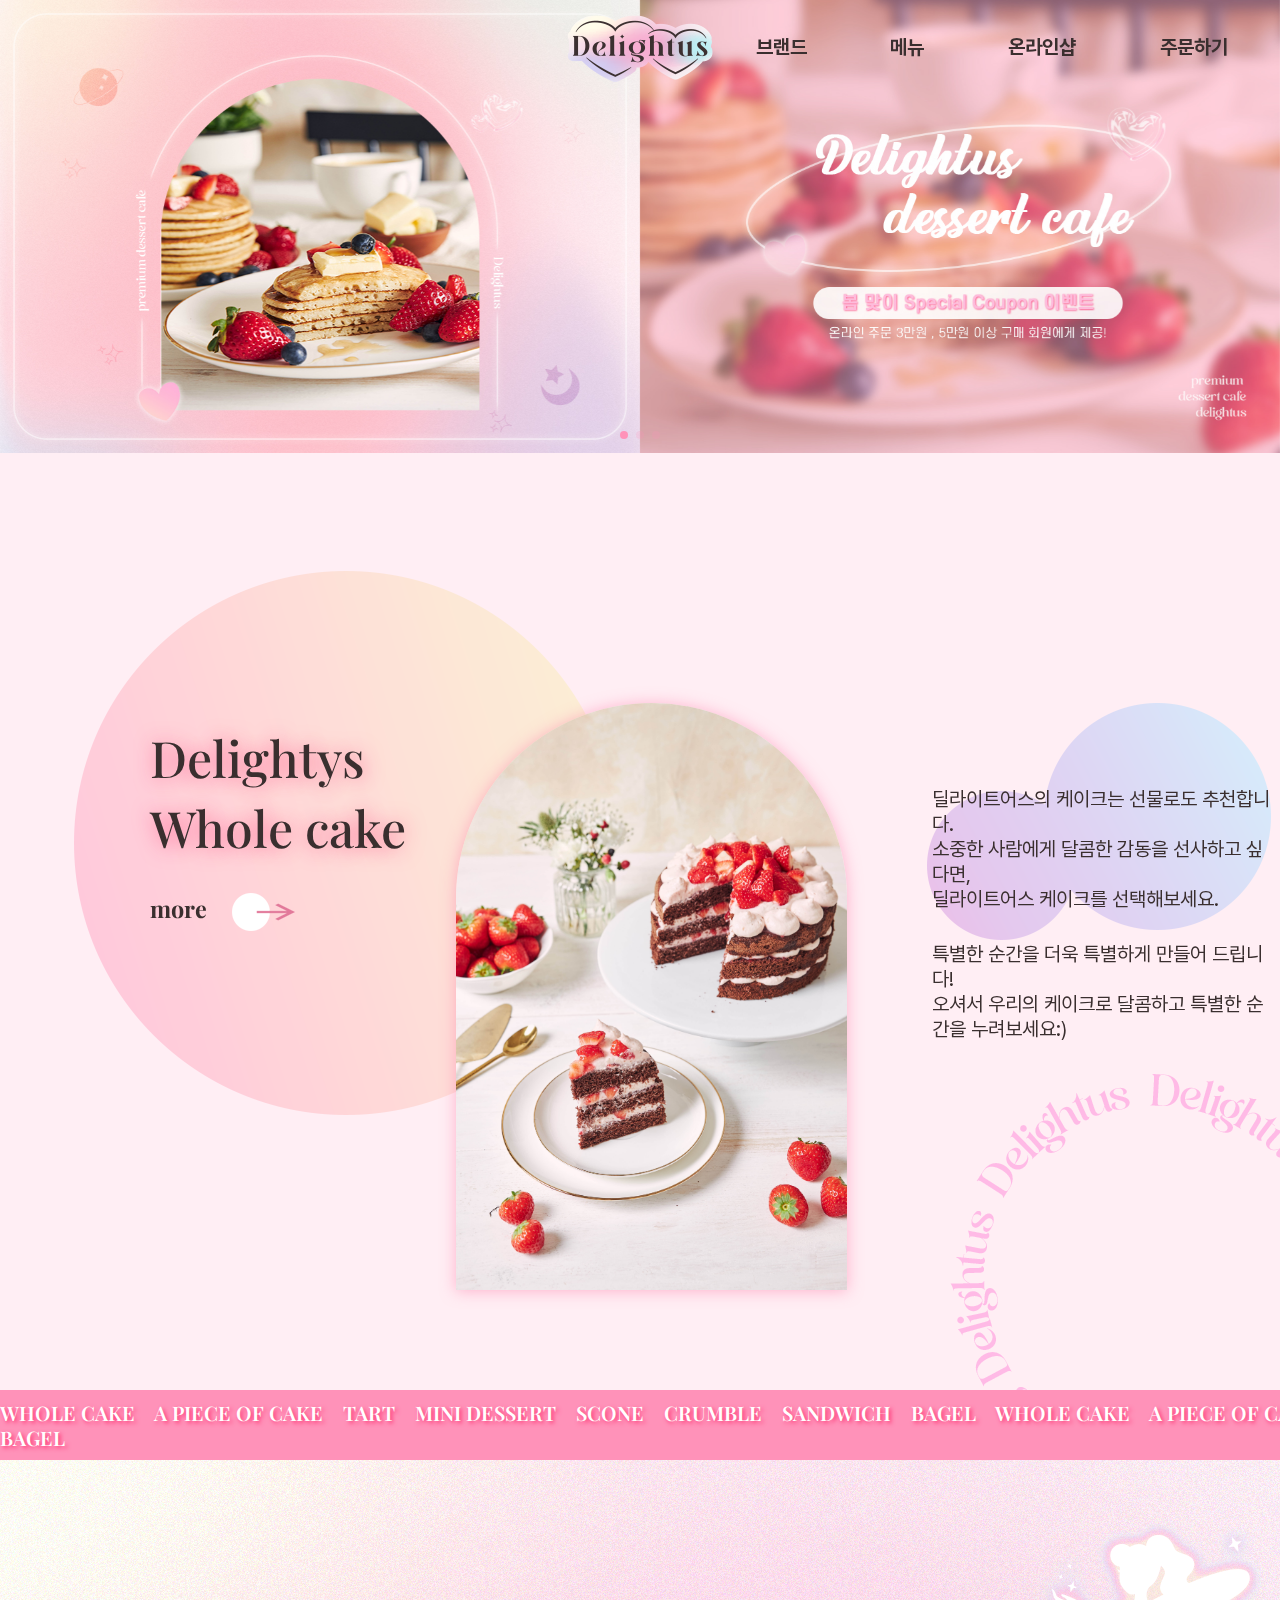
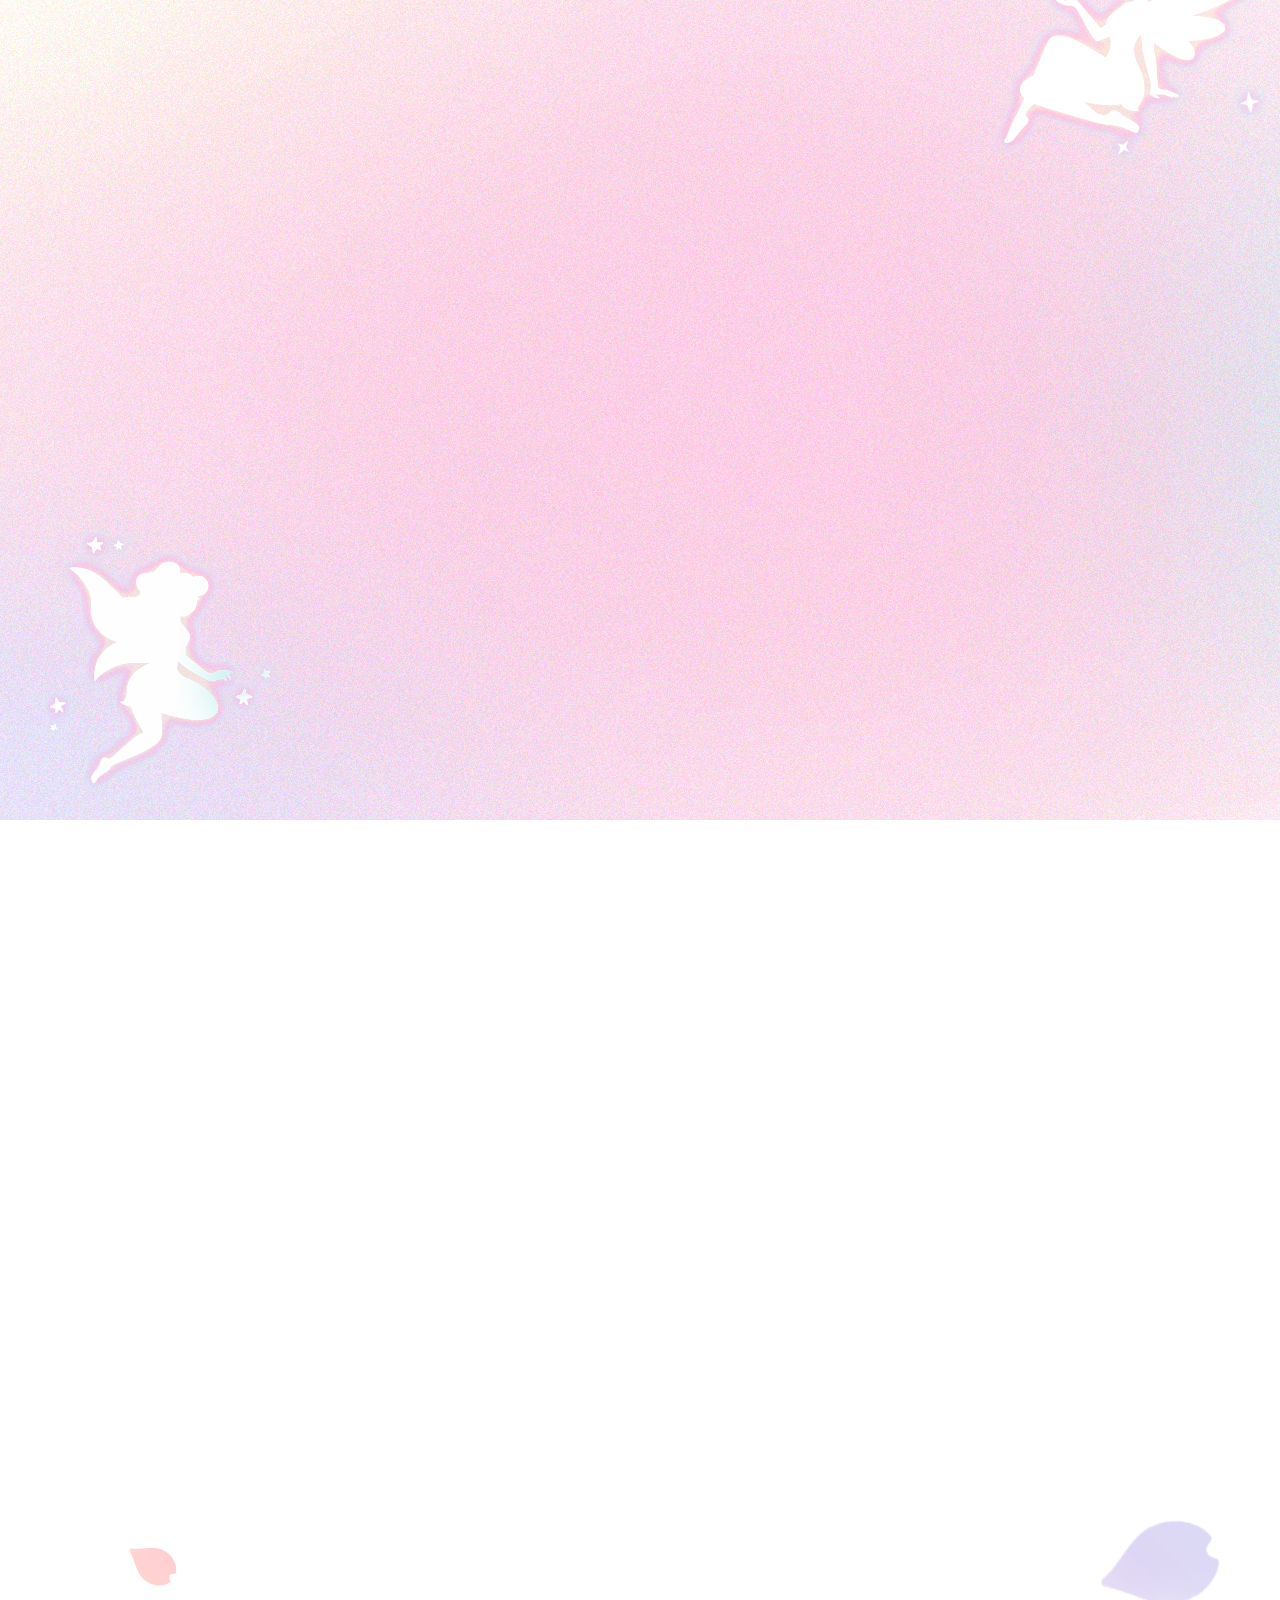
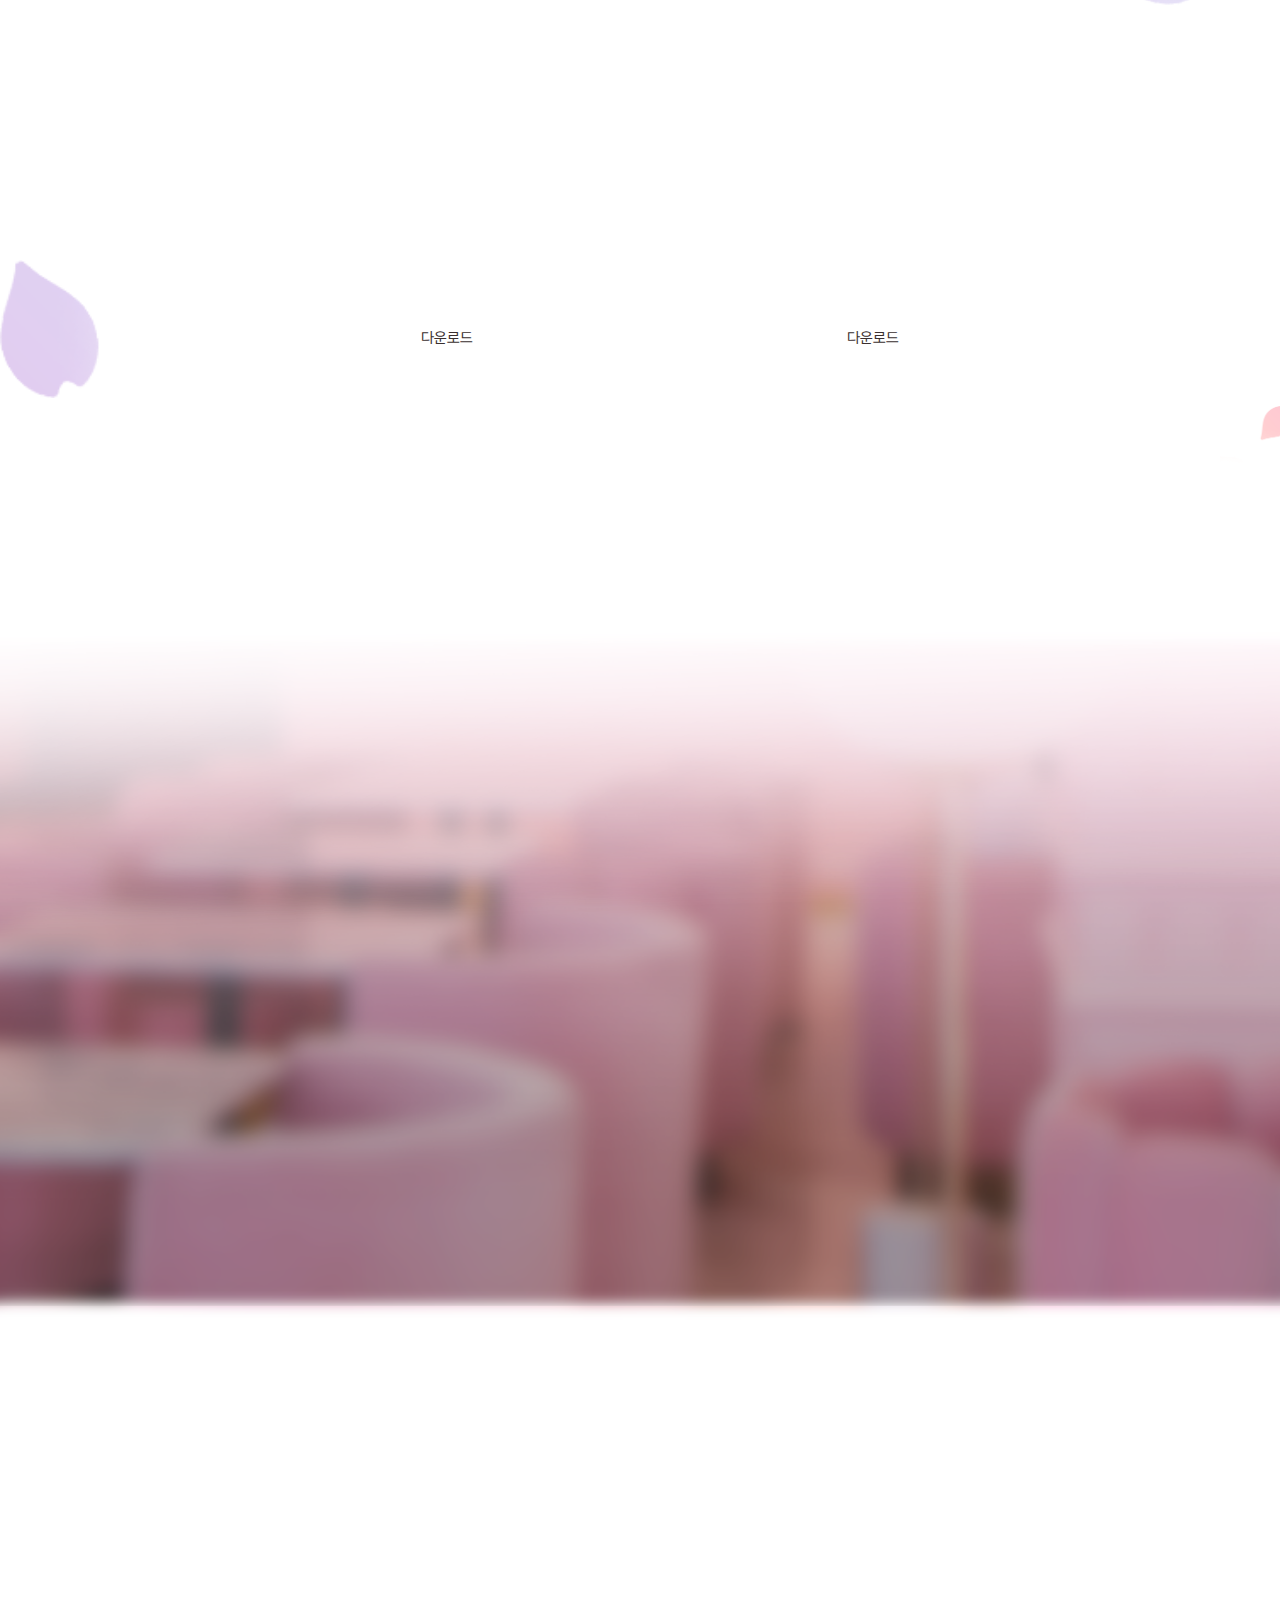
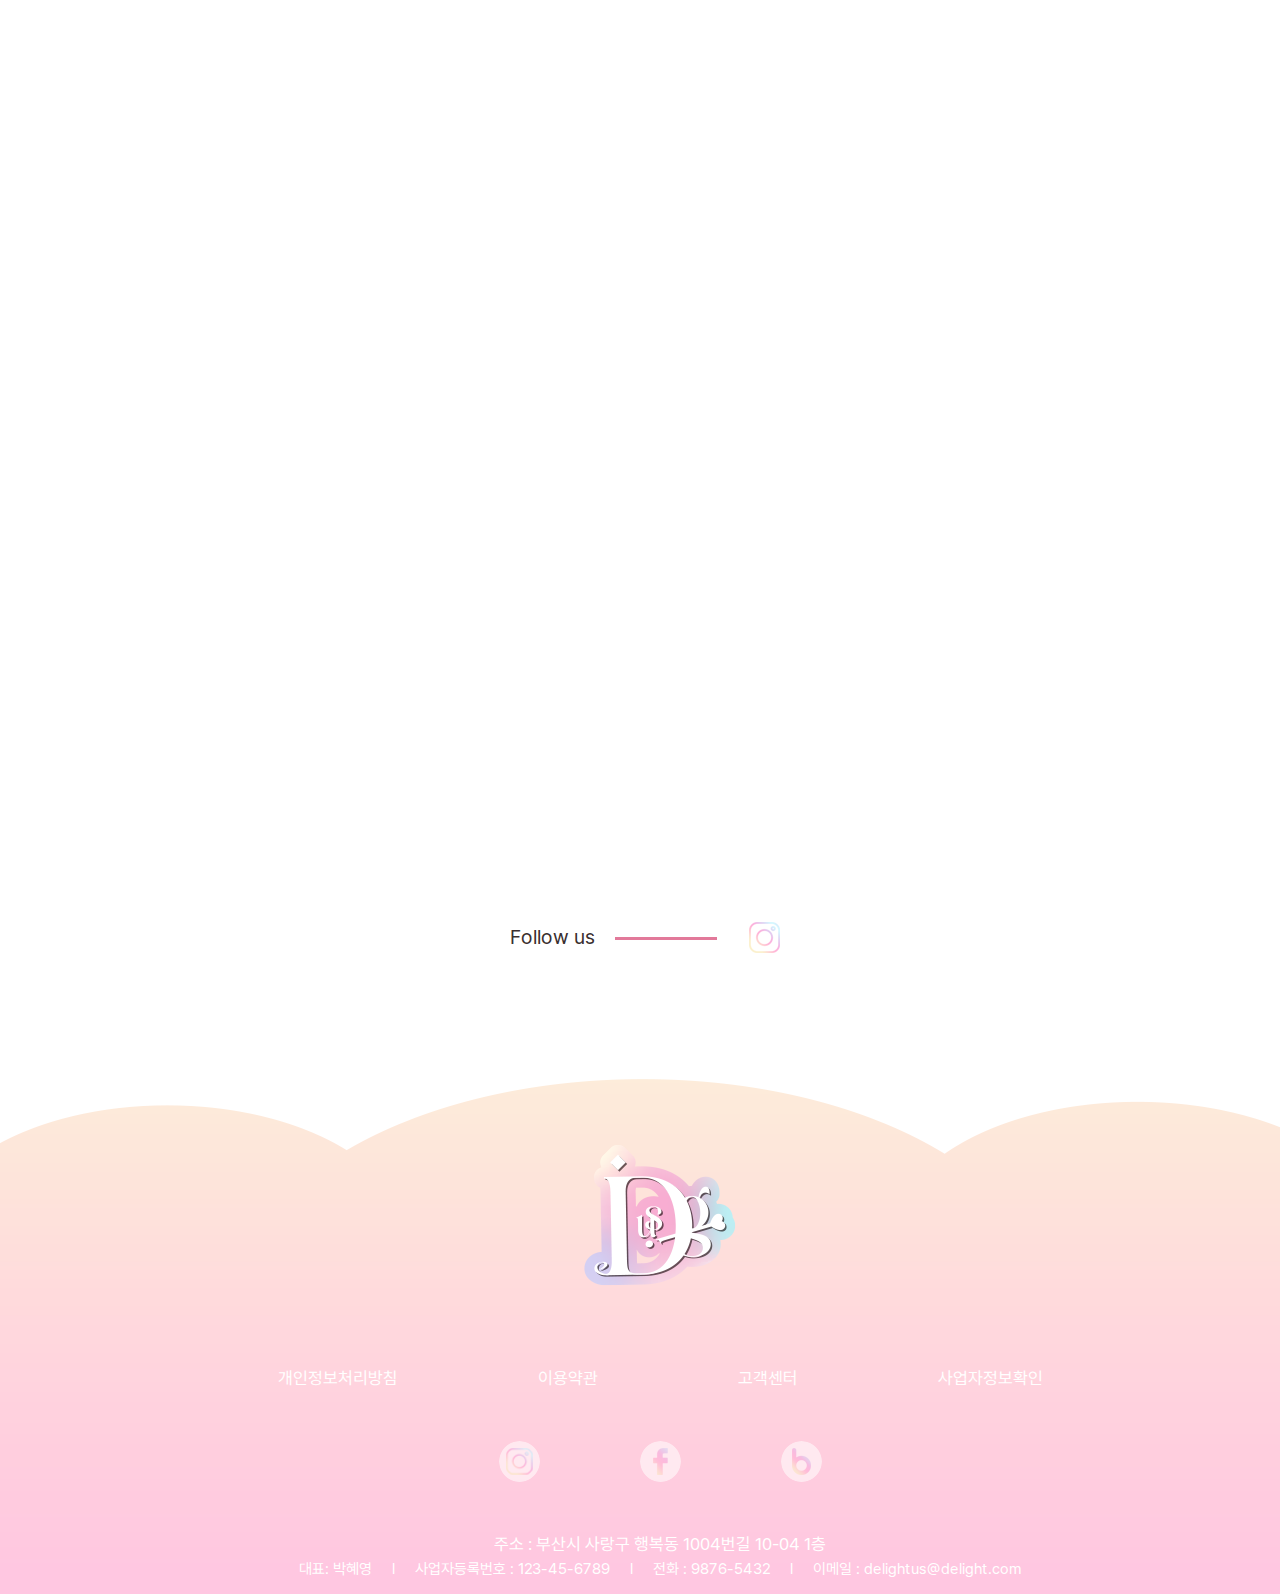
<file: index.html>
<!DOCTYPE html>
<html lang="ko">

<head>
    <meta charset="UTF-8">
    <meta name="viewport" content="width=1450">
    <title>Delightus</title>
    <!-- Link Swiper's CSS -->
    <link rel="stylesheet" href="https://cdn.jsdelivr.net/npm/swiper@11/swiper-bundle.min.css" />
    <link rel="preconnect" href="https://fonts.googleapis.com">
    <link rel="preconnect" href="https://fonts.gstatic.com" crossorigin>
    <link
        href="https://fonts.googleapis.com/css2?family=Playfair+Display:ital,wght@0,400;0,500;0,600;0,700;0,800;0,900;1,400;1,500;1,600;1,700;1,800;1,900&display=swap"
        rel="stylesheet">
    <link rel="stylesheet" href="./fonts/pretendard.css">
    <link href="https://unpkg.com/aos@2.3.1/dist/aos.css" rel="stylesheet">
    <script src="https://unpkg.com/aos@2.3.1/dist/aos.js"></script>
    <link rel="stylesheet" href="./css/style.css">
    <link rel="shortcut icon" href="./images/favicon.ico" type="image/x-icon">
</head>

<body>
    <div id="header">
        <div class="header_inner">
            <h1>
                <a href="./index.html"><img src="./images/main_logo.png" alt="메인로고"></a>
            </h1>
            <ul class="header_menu">
                <li>
                    <img src="./images/heart.png" alt="하트아이콘" class="heart_icon">
                    <a href="./sub0.html">브랜드</a>
                    <div class="sub">
                        <ol>
                            <li><a href="./sub0.html#2pg">브랜드 소개</a></li>
                            <li><a href="./sub0.html#7pg">로고 소개</a></li>
                            <li><a href="./sub0.html#9pg">오시는 길</a></li>
                        </ol>
                    </div>
                </li>
                <li>
                    <img src="./images/heart.png" alt="하트아이콘" class="heart_icon">
                    <a href="./sub1.html">메뉴</a>
                    <div class="sub">
                        <ol>
                            <li><a href="./sub1.html">디저트</a></li>
                            <li><a href="./sub2.html">음료</a></li>
                        </ol>
                    </div>
                </li>
                <li>
                    <img src="./images/heart.png" alt="하트아이콘" class="heart_icon">
                    <a href="./sub3.html">온라인샵</a>
                    <div class="sub">
                        <ol>
                            <li><a href="./sub3.html#tab_2">머그잔</a></li>
                            <li><a href="./sub3.html#tab3">텀블러</a></li>
                            <li><a href="./sub3.html#tab4">커피용품</a></li>
                            <li><a href="./sub3.html#tab5">기타</a></li>
                        </ol>
                    </div>
                </li>
                <li>
                    <img src="./images/heart.png" alt="하트아이콘" class="heart_icon"><a href="./sub4.html">주문하기</a>
                    <div class="sub">
                        <ol>
                            <li><a href="sub4.html#4thPage">예약픽업</a></li>
                            <li><a href="sub4.html#4thPage/1" class="delivery_order">택배주문</a></li>
                        </ol>
                    </div>
                </li>
            </ul>
        </div><!--header_inner-->
    </div><!--header-->

    <div id="banner">
        <div class="swiper main_banner">
            <div class="swiper-wrapper">
                <div class="swiper-slide">
                    <img src="./images/main_banner1.jpg" alt="메인배너1" class="banner1" style="cursor: pointer;">
                </div>
                <div class="swiper-slide">
                    <a href="./sub3.html"><img src="./images/main_banner2.jpg" alt="메인배너2"></a>
                </div>
                <div class="swiper-slide">
                    <a href="./sub1.html"><img src="./images/main_banner3.jpg" alt="메인배너3"></a>
                </div>
            </div>
            <div class="swiper-pagination btn_pag"></div>
        </div>
    </div><!--banner-->

    <div id="whole_cake">

        <div class="background_">
            <span></span>
            <span></span>
            <span></span>
            <span></span>
            <span></span>
            <span></span>
            <span></span>
            <span></span>
            <span></span>
            <span></span>
            <span></span>
            <span></span>
            <span></span>
            <span></span>
            <span></span>
            <span></span>
            <span></span>
            <span></span>
            <span></span>
            <span></span>
            <span></span>
            <span></span>
            <span></span>
            <span></span>
            <span></span>
            <span></span>
            <span></span>
            <span></span>
            <span></span>
            <span></span>
            <span></span>
            <span></span>
            <span></span>
            <span></span>
        </div>

        <div class="text_box1" data-aos="fade-up" data-aos-duration="800">
            <!--<img src="./images/one.png" alt="원 이미지" class="one_img">-->
            <div class="text_inner">
                <h1>Delightys <br>
                    Whole cake
                </h1>
                <h3>more <a href="./sub1.html"><img src="./images/go_icon.png" alt="more아이콘" class="go_btn"></a></h3>
            </div>
        </div>
        <img src="./images/cake.jpg" alt="홀케이크" class="w_cake_img" data-aos="fade-down" data-aos-easing="linear"
            data-aos-duration="800">
        <div class="text_box2" data-aos="fade-left" data-aos-duration="800">
            <p>
                딜라이트어스의 케이크는 선물로도 추천합니다. <br>
                소중한 사람에게 달콤한 감동을 선사하고 싶다면,<br>
                딜라이트어스 케이크를 선택해보세요.</p>

            <p>특별한 순간을 더욱 특별하게 만들어 드립니다! <br>
                오셔서 우리의 케이크로 달콤하고 특별한 순간을 누려보세요:)</p>
        </div>
        <img src="./images/text_one.png" alt="돌아가는 텍스트" class="move_text">

    </div><!--whole_cake-->

    <div id="flow_box">
        <div class="flow_text">
            <p class="text_slide">
                whole cake &nbsp;&nbsp; a piece of cake &nbsp;&nbsp; Tart &nbsp;&nbsp; Mini dessert &nbsp;&nbsp; scone
                &nbsp;&nbsp; crumble &nbsp;&nbsp; sandwich &nbsp;&nbsp; bagel &nbsp;&nbsp; whole cake &nbsp;&nbsp; a
                piece
                of cake &nbsp;&nbsp; Tart &nbsp;&nbsp; Mini dessert &nbsp;&nbsp; scone
                &nbsp;&nbsp; crumble &nbsp;&nbsp; sandwich &nbsp;&nbsp; bagel
            </p>
            <p class="text_slide">
                whole cake &nbsp;&nbsp; a piece of cake &nbsp;&nbsp; Tart &nbsp;&nbsp; Mini dessert &nbsp;&nbsp; scone
                &nbsp;&nbsp; crumble &nbsp;&nbsp; sandwich &nbsp;&nbsp; bagel whole cake &nbsp;&nbsp; a
                piece
                of cake &nbsp;&nbsp; Tart &nbsp;&nbsp; Mini dessert &nbsp;&nbsp; scone
                &nbsp;&nbsp; crumble &nbsp;&nbsp; sandwich &nbsp;&nbsp; bagel
            </p>
        </div>
    </div><!--flow_box-->

    <div id="pick">
        <img src="./images/pick_fairy1.png" alt="요정이미지1" class="fairy1">
        <img src="./images/pick_fairy2.png" alt="요정이미지2" class="fairy2">
        <div class="pick_inner">
            <h1 data-aos="flip-left" data-aos-duration="300">Delightus <span>PICK</span></h1>
            <!-- Swiper -->
            <div class="swiper slide_pick" data-aos="zoom-in" data-aos-delay="200">
                <div class="swiper-wrapper slide_size_top">
                    <div class="swiper-slide slide_size">
                        <a href="./sub3.html#tab_2">
                            <img src="./images/o_mug.png" alt="머그잔" class="pick_img">
                            <dl class="pick_price">
                                <dt>딜라이트 오로라 <br>
                                    머그잔</dt>
                                <dd>
                                    18,000원
                                </dd>
                            </dl>
                        </a>
                    </div>
                    <div class="swiper-slide slide_size">
                        <a href="./sub3.html#tab3">
                            <img src="./images/o_tumbler.png" alt="텀블러" class="pick_img">
                            <dl class="pick_price">
                                <dt>딜라이트 오로라 <br>
                                    텀블러</dt>
                                <dd>
                                    29,000원
                                </dd>
                            </dl>
                        </a>
                    </div>
                    <div class="swiper-slide slide_size">
                        <a href="./sub3.html#tab4">
                            <img src="./images/o_plate.png" alt="접시" class="pick_img">
                            <dl class="pick_price">
                                <dt>딜라이트 오로라 <br>
                                    접시</dt>
                                <dd>
                                    15,000원
                                </dd>
                            </dl>
                        </a>
                    </div>
                    <div class="swiper-slide slide_size">
                        <a href="./sub3.html#tab4">
                            <img src="./images/o_apron.png" alt="앞치마" class="pick_img">
                            <dl class="pick_price">
                                <dt>딜라이트 오로라 <br>
                                    앞치마</dt>
                                <dd>
                                    13,000원
                                </dd>
                            </dl>
                        </a>
                    </div>
                    <div class="swiper-slide slide_size">
                        <a href="./sub3.html#tab_2">
                            <img src="./images/p_mug.png" alt="머그잔" class="pick_img">
                            <dl class="pick_price">
                                <dt>딜라이트 페어리 <br>
                                    머그잔</dt>
                                <dd>
                                    18,000원
                                </dd>
                            </dl>
                        </a>
                    </div>
                    <div class="swiper-slide slide_size">
                        <a href="./sub3.html#tab3">
                            <img src="./images/p_tumbler.png" alt="텀블러" class="pick_img">
                            <dl class="pick_price">
                                <dt>딜라이트 페어리 <br>
                                    텀블러</dt>
                                <dd>
                                    38,000원
                                </dd>
                            </dl>
                        </a>
                    </div>
                    <div class="swiper-slide slide_size">
                        <a href="./sub3.html#tab4">
                            <img src="./images/p_plate.png" alt="접시" class="pick_img">
                            <dl class="pick_price">
                                <dt>딜라이트 페어리 <br>
                                    접시</dt>
                                <dd>
                                    16,000원
                                </dd>
                            </dl>
                        </a>
                    </div>
                    <div class="swiper-slide slide_size">
                        <a href="./sub3.html#tab4">
                            <img src="./images/bergamot_bean.png" alt="원두" class="pick_img">
                            <dl class="pick_price">
                                <dt>미드나잇 베르가못 <br>
                                    원두</dt>
                                <dd>
                                    12,000원
                                </dd>
                            </dl>
                        </a>
                    </div>
                </div>
                <div class="swiper-pagination pick_pagi"></div>
            </div>
        </div>
    </div><!--pick-->

    <div id="background">
        <div class="background_inner" data-aos="fade-zoom-in" data-aos-easing="ease-in-back" data-aos-offset="0">
            <a href="./sub0.html#3pg">
                <h1>Where Every Moment Sparkles </h1>
                <h1>Delightful Moments Await</h1>
            </a>
        </div>
    </div><!--background-->

    <div id="coupon">
        <img src="./images/coupon_bg.png" alt="쿠폰배경이미지" class="coupon_bg" data-aos="zoom-in" data-aos-delay="100"
            data-aos-duration="100">
        <p class="down1">
            다운로드
        </p>
        <div class="popup1">
            <img src="./images/coupon_popup1.png" alt="쿠폰팝업1">
            <h5>- <b>쿠폰발급대상</b> : 체리블라썸 제품 포함 5만원 이상 <span>온라인 구매</span> 고객 <br>
                - <b>쿠폰지급횟수</b> : ID당 1회 <br>
                - <b>쿠폰유효기간</b> : 발급일로부터 15일
            </h5>
            <h4>※ 딜라이트어스 회원가입 및 로그인 필요</h4>
            <p class="close1">CLOSE</p>
        </div>
        <p class="down2">
            다운로드
        </p>
        <div class="popup2">
            <img src="./images/coupon_popup2.png" alt="쿠폰팝업2">
            <h5>- <b>쿠폰발급대상</b> : 체리블라썸 제품 포함 3만원 이상 <span>온라인 구매</span> 고객 <br>
                - <b>쿠폰지급횟수</b> : ID당 1회 <br>
                - <b>쿠폰유효기간</b> : 발급일로부터 15일
            </h5>
            <h4>※ 딜라이트어스 회원가입 및 로그인 필요</h4>
            <p class="close2">CLOSE</p>
        </div>
        <div class="petal1">
            <img src="./images/petal.png" alt="꽃잎1">
        </div>
        <div class="petal2">
            <img src="./images/petal4.png" alt="꽃잎2">
        </div>
        <div class="petal3">
            <img src="./images/petal3.png" alt="꽃잎3">
        </div>
        <div class="petal4">
            <img src="./images/petal2.png" alt="꽃잎4">
        </div>
        <p class="coupon_p" data-aos="zoom-in" data-aos-delay="100">체리블라썸 제품 포함 구매 시 쿠폰 증정</p>
        <h3 data-aos="zoom-in" data-aos-delay="100">※ 해당 쿠폰은 온라인 주문 시에만 사용 가능합니다.</h3>
    </div><!--coupon-->

    <div id="review">
        <div class="review_inner">
            <img src="./images/review_insta.png" alt="리뷰 인스타 사진" class="review_box" data-aos="fade-left"
                data-aos-easing="ease-out-back" data-aos-duration="1000">
            <div class="swiper review_swiper" data-aos="fade-left" data-aos-easing="ease-out-back"
                data-aos-duration="1000">
                <div class="swiper-wrapper">
                    <div class="swiper-slide">
                        <img src="./images/review_img1.jpg" alt="리뷰 인스타 사진1" class="conbox con1">
                    </div>
                    <div class="swiper-slide">
                        <img src="./images/review_img2.jpg" alt="리뷰 인스타 사진2" class="conbox con2">
                    </div>
                    <div class="swiper-slide">
                        <img src="./images/review_img3.jpg" alt="리뷰 인스타 사진3" class="conbox con3">
                    </div>
                </div>
                <div class="swiper-pagination review_pagi"></div>
            </div>
            <p data-aos="fade-up" data-aos-easing="ease-out-back" data-aos-duration="1000" data-aos-delay="500">리뷰작성하고
                <br>
                <span>아메리카노</span><br>
                받으세요!
            </p>
        </div>
    </div><!--review_inner-->
    </div><!--review-->
    <div id="review_2">
        <div class="num_flex">
            <div class="number_box" data-aos="zoom-out-right" data-aos-delay="100">
                <img src="./images/number1.png" alt="숫자1" class="num_fixd1">
                <img src="./images/number1_1.png" alt="인스타로고" class="num_logo">
                <p> Delightus_sns <br>
                    인스타그램을 팔로우한다</p>
            </div>
            <div class="number_box" data-aos="zoom-out-right" data-aos-delay="200">
                <img src="./images/number2.png" alt="숫자2" class="num_fixd2">
                <img src="./images/number2_2.png" alt="인스타로고" class="num_logo">
                <p> #Delightus<br>
                    해시태그와 사진을 올린다</p>
            </div>
            <div class="number_box" data-aos="zoom-out-right" data-aos-delay="300">
                <img src="./images/number3.png" alt="숫자3" class="num_fixd3">
                <img src="./images/number3_3.png" alt="인스타로고" class="num_logo">
                <p> 작성된 게시글을 <br>
                    직원에게 보여준다</p>
            </div>
        </div>
    </div><!--review_2-->

    <div id="sns">
        <p data-aos="fade" data-aos-delay="100">더 많은 소식을 알고싶다면 Instagram에서 확인하세요!</p>
        <h1 data-aos="fade" data-aos-delay="150">Delightus_<span>SNS</span></h1>
        <ol data-aos="fade-zoom-in" data-aos-easing="ease-in-back" data-aos-delay="200" data-aos-offset="0">
            <li>
                <a href="https://www.instagram.com/" target="_blank"><img src="./images/sns/sns1.jpg" alt="sns이미지1"
                        class="blur">
                    <div class="sns_position">
                        <div class="sns_flex">
                            <img src="./images/insta_heart.png" alt="하트">
                            <img src="./images/chat.png" alt="메시지">
                        </div>
                        <p>#딸기컵케이크</p>
                    </div>
                </a>
            </li>
            <li>
                <a href="https://www.instagram.com/" target="_blank"><img src="./images/sns/sns2.jpg" alt="sns이미지2"
                        class="blur">
                    <div class="sns_position">
                        <div class="sns_flex">
                            <img src="./images/insta_heart.png" alt="하트">
                            <img src="./images/chat.png" alt="메시지">
                        </div>
                        <p>#과일팬케이크</p>
                    </div>
                </a>
            </li>
            <li>
                <a href="https://www.instagram.com/" target="_blank"><img src="./images/sns/sns3.jpg" alt="sns이미지3"
                        class="blur">
                    <div class="sns_position">
                        <div class="sns_flex">
                            <img src="./images/insta_heart.png" alt="하트">
                            <img src="./images/chat.png" alt="메시지">
                        </div>
                        <p>#핑커쿠키<br>
                            케이크</p>
                    </div>
                </a>
            </li>
            <li>
                <a href="https://www.instagram.com/" target="_blank"><img src="./images/sns/sns4.jpg" alt="sns이미지4"
                        class="blur">
                    <div class="sns_position">
                        <div class="sns_flex">
                            <img src="./images/insta_heart.png" alt="하트">
                            <img src="./images/chat.png" alt="메시지">
                        </div>
                        <p>#딜라이트 <br>스무디</p>
                    </div>
                </a>
            </li>
            <li>
                <a href="https://www.instagram.com/" target="_blank"><img src="./images/sns/sns5.jpg" alt="sns이미지5"
                        class="blur">
                    <div class="sns_position">
                        <div class="sns_flex">
                            <img src="./images/insta_heart.png" alt="하트">
                            <img src="./images/chat.png" alt="메시지">
                        </div>
                        <p>#미니디저트</p>
                    </div>
                </a>
            </li>
            <li>
                <a href="https://www.instagram.com/" target="_blank"><img src="./images/sns/sns6.jpg" alt="sns이미지6"
                        class="blur">
                    <div class="sns_position">
                        <div class="sns_flex">
                            <img src="./images/insta_heart.png" alt="하트">
                            <img src="./images/chat.png" alt="메시지">
                        </div>
                        <p>#가나슈케이크</p>
                    </div>
                </a>
            </li>
            <li>
                <a href="https://www.instagram.com/" target="_blank"><img src="./images/sns/sns7.jpg" alt="sns이미지7"
                        class="blur">
                    <div class="sns_position">
                        <div class="sns_flex">
                            <img src="./images/insta_heart.png" alt="하트">
                            <img src="./images/chat.png" alt="메시지">
                        </div>
                        <p>#에스프레소</p>
                    </div>
                </a>
            </li>
            <li>
                <a href="https://www.instagram.com/" target="_blank"><img src="./images/sns/sns8.jpg" alt="sns이미지8"
                        class="blur">
                    <div class="sns_position">
                        <div class="sns_flex">
                            <img src="./images/insta_heart.png" alt="하트">
                            <img src="./images/chat.png" alt="메시지">
                        </div>
                        <p>#딸기초콜릿 <br>케이크 </p>
                    </div>
                </a>
            </li>
            <li>
                <a href="https://www.instagram.com/" target="_blank"><img src="./images/sns/sns9.jpg" alt="sns이미지9"
                        class="blur">
                    <div class="sns_position">
                        <div class="sns_flex">
                            <img src="./images/insta_heart.png" alt="하트">
                            <img src="./images/chat.png" alt="메시지">
                        </div>
                        <p>#요거트생크림 <br> 푸딩</p>
                    </div>
                </a>
            </li>
            <li>
                <a href="https://www.instagram.com/" target="_blank"><img src="./images/sns/sns10.jpg" alt="sns이미지10"
                        class="blur">
                    <div class="sns_position">
                        <div class="sns_flex">
                            <img src="./images/insta_heart.png" alt="하트">
                            <img src="./images/chat.png" alt="메시지">
                        </div>
                        <p>#까눌레 <br> #아이스라떼</p>
                    </div>
                </a>
            </li>
        </ol>
        <ul>
            <li>Follow us</li>
            <li><img src="./images/border.png" alt="선"></li>
            <li class="insta_shadow"><a href="https://www.instagram.com/" target="_blank"><img src="./images/insta.png"
                        alt="인스타"></a>
            </li>
        </ul>
    </div><!--sns-->

    <div id="footer">
        <div class="footer_inner">
            <a href="#banner"><img src="./images/sub_logo2.png" alt="서브로고" class="sub_logo"></a>
            <a href="#banner"><img src="./images/sub_logo.png" alt="서브로고" class="sub_logo2"></a>
            <ul class="f_flex1">
                <li class="f_content1">개인정보처리방침</li>
                <li class="f_content2">이용약관</li>
                <li class="f_content3">고객센터</li>
                <li class="f_content4">사업자정보확인</li>
            </ul>
            <ol class="f_flex2">
                <li><a href="https://www.instagram.com/" target="_blank"><img src="./images/icon1.png" alt="푸터아이콘1"></a>
                </li>
                <li><a href="https://www.facebook.com/?locale=ko_KR" target="_blank"><img src="./images/icon2.png"
                            alt="푸터아이콘2"></a>
                </li>
                <li><a href="https://section.blog.naver.com/BlogHome.naver?directoryNo=0&currentPage=1&groupId=0"
                        target="_blank"><img src="./images/icon3.png" alt="푸터아이콘3"></a>
                </li>
            </ol>
            <p>주소 : 부산시 사랑구 행복동 1004번길 10-04 1층 </p>
            <ul class="f_flex3">
                <li>대표: 박혜영</li>
                <li>사업자등록번호 : 123-45-6789</li>
                <li>전화 : 9876-5432</li>
                <li>이메일 : delightus@delight.com</li>
            </ul>
            <a href="#banner" class="top_btn"><img src="./images/top_btn.png" alt="탑버튼"></a>
        </div>
    </div><!--footer-->






    <!-- Swiper JS -->
    <script src="https://cdn.jsdelivr.net/npm/swiper@11/swiper-bundle.min.js"></script>

    <!-- Initialize Swiper -->
    <!-- 배너 스와이퍼 -->
    <script>
        var swiper = new Swiper(".main_banner", {
            spaceBetween: 0,
            centeredSlides: true,
            autoplay: {
                delay: 2500,
                disableOnInteraction: false,
            },
            pagination: {
                el: ".swiper-pagination",
                clickable: true,
            },
            speed: 1500,
            loop: true,
        });
    </script>

    <!-- Pick 스와이퍼 -->
    <script>
        var swiper = new Swiper(".slide_pick", {
            slidesPerView: 4,
            spaceBetween: 15,
            autoplay: {
                delay: 1000,
                disableOnInteraction: false,
            },
            pagination: {
                el: ".swiper-pagination",
                clickable: true,
            },
            speed: 1500,
            loop: true,
        });
    </script>

    <!-- 리뷰 스와이퍼 -->
    <script>
        var swiper = new Swiper(".review_swiper", {
            spaceBetween: 0,
            centeredSlides: true,
            autoplay: {
                delay: 1000,
                disableOnInteraction: false,
            },
            pagination: {
                el: ".swiper-pagination",
                clickable: true,
            },
            speed: 1500,
            loop: true,
        });
    </script>

    <script src="./js/jquery-3.6.0.min.js"></script>
    <script src="./js/script.js"></script>
    <script>
        AOS.init();
    </script>
</body>

</html>
</file>
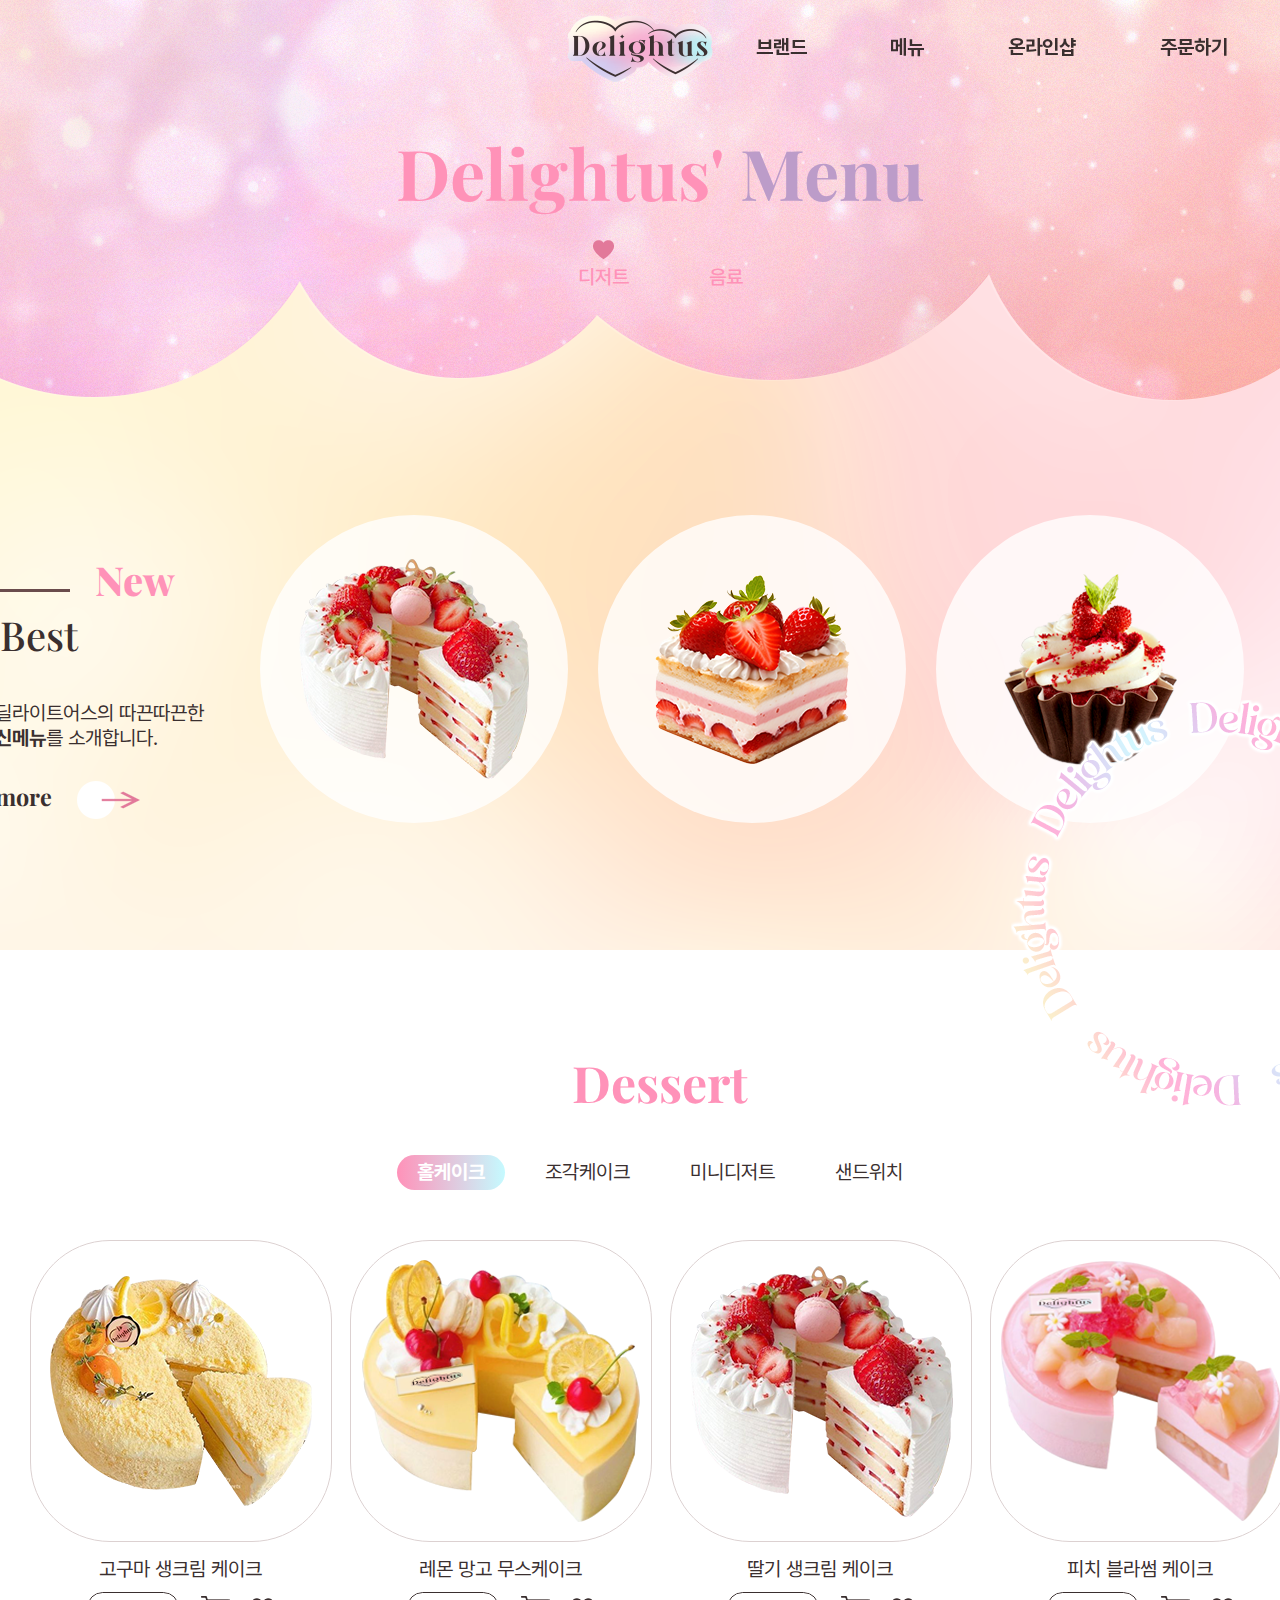
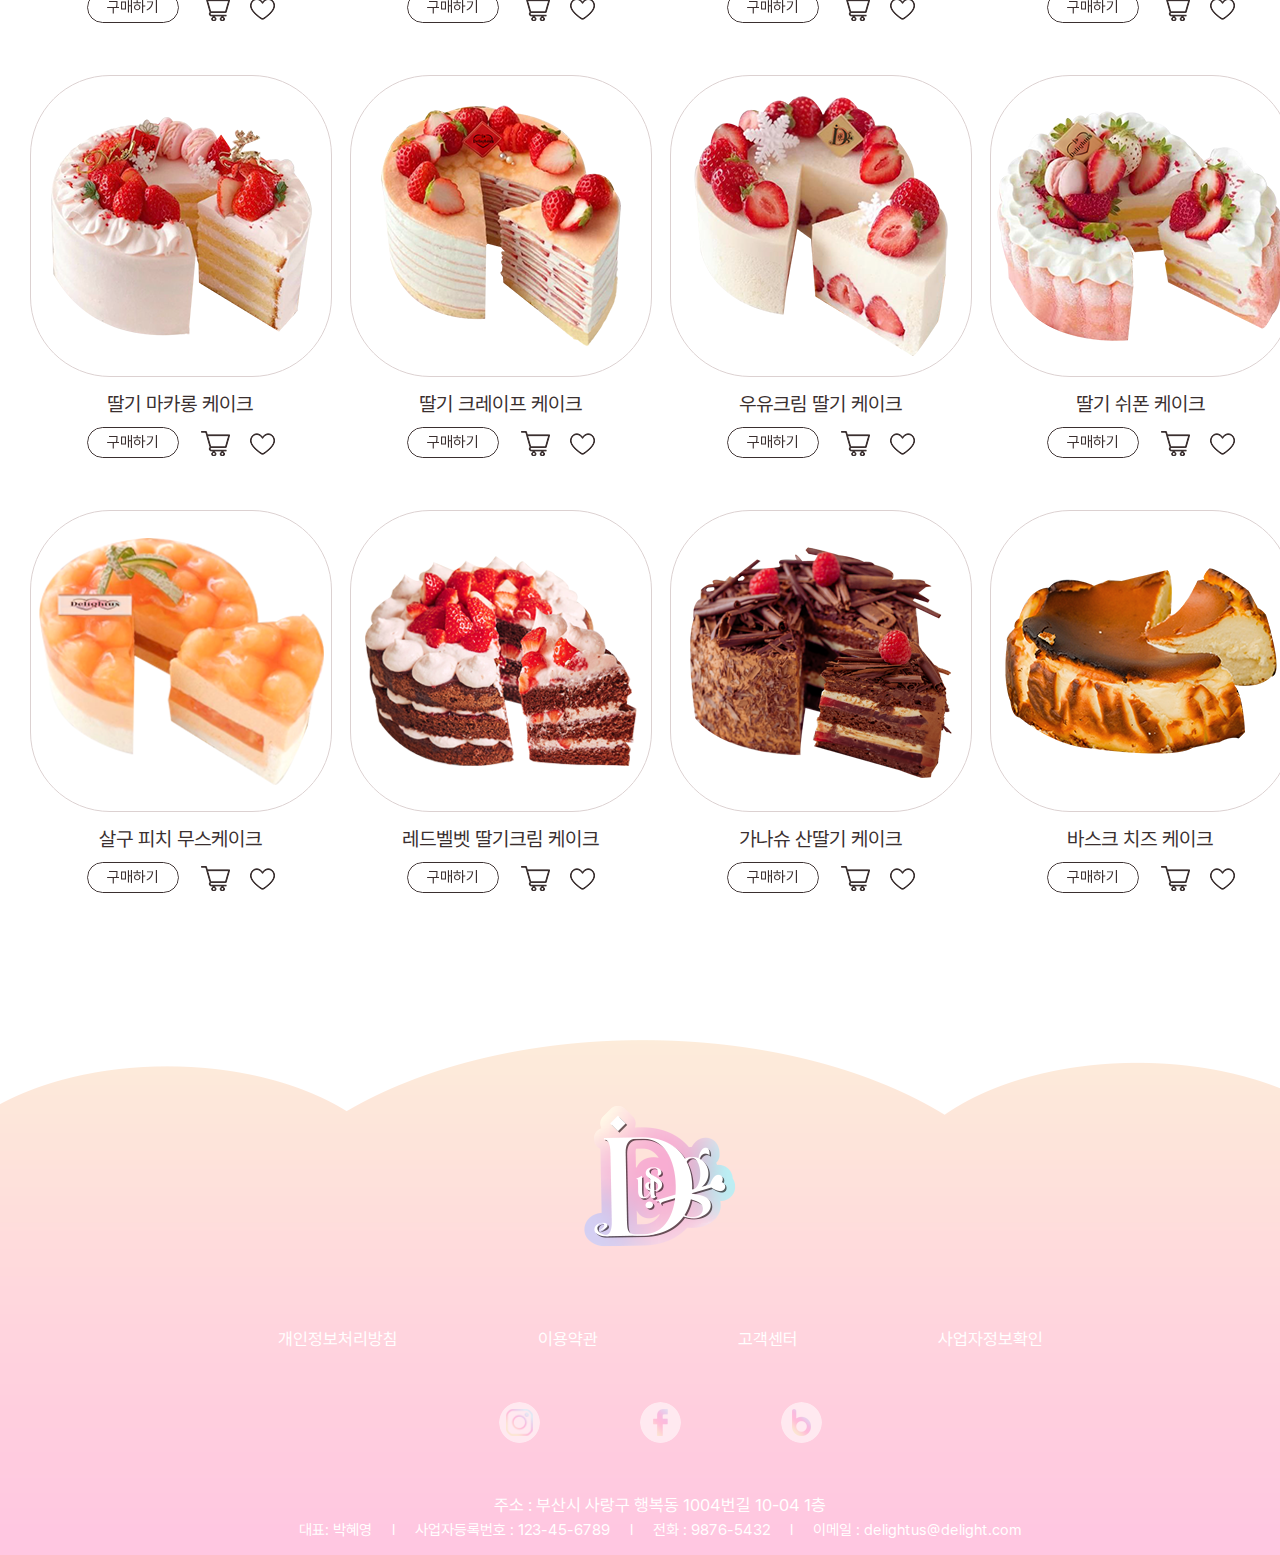
<file: sub1.html>
<!DOCTYPE html>
<html lang="ko">

<head>
    <meta charset="UTF-8">
    <meta name="viewport" content="width=1450">
    <title>Delightus</title>
    <!-- Link Swiper's CSS -->
    <link rel="stylesheet" href="https://cdn.jsdelivr.net/npm/swiper@11/swiper-bundle.min.css" />
    <link rel="preconnect" href="https://fonts.googleapis.com">
    <link rel="preconnect" href="https://fonts.gstatic.com" crossorigin>
    <link
        href="https://fonts.googleapis.com/css2?family=Playfair+Display:ital,wght@0,400;0,500;0,600;0,700;0,800;0,900;1,400;1,500;1,600;1,700;1,800;1,900&display=swap"
        rel="stylesheet">
    <link rel="stylesheet" href="./fonts/pretendard.css">
    <link href="https://unpkg.com/aos@2.3.1/dist/aos.css" rel="stylesheet">
    <script src="https://unpkg.com/aos@2.3.1/dist/aos.js"></script>
    <link rel="stylesheet" href="./css/sub1.css">
    <link rel="shortcut icon" href="./images/favicon.ico" type="image/x-icon">
</head>

<body>

    <div id="header">
        <div class="header_inner">
            <h1>
                <a href="./index.html"><img src="./images/main_logo.png" alt="메인로고"></a>
            </h1>
            <ul class="header_menu">
                <li>
                    <img src="./images/heart.png" alt="하트아이콘" class="heart_icon">
                    <a href="./sub0.html">브랜드</a>
                    <div class="sub">
                        <ol>
                            <li><a href="./sub0.html#2pg">브랜드 소개</a></li>
                            <li><a href="./sub0.html#7pg">로고 소개</a></li>
                            <li><a href="./sub0.html#9pg">오시는 길</a></li>
                        </ol>
                    </div>
                </li>
                <li>
                    <img src="./images/heart.png" alt="하트아이콘" class="heart_icon">
                    <a href="./sub1.html">메뉴</a>
                    <div class="sub">
                        <ol>
                            <li><a href="./sub1.html">디저트</a></li>
                            <li><a href="./sub2.html">음료</a></li>
                        </ol>
                    </div>
                </li>
                <li>
                    <img src="./images/heart.png" alt="하트아이콘" class="heart_icon">
                    <a href="./sub3.html">온라인샵</a>
                    <div class="sub">
                        <ol>
                            <li><a href="./sub3.html#tab_2">머그잔</a></li>
                            <li><a href="./sub3.html#tab3">텀블러</a></li>
                            <li><a href="./sub3.html#tab4">커피용품</a></li>
                            <li><a href="./sub3.html#tab5">기타</a></li>
                        </ol>
                    </div>
                </li>
                <li>
                    <img src="./images/heart.png" alt="하트아이콘" class="heart_icon"><a href="./sub4.html">주문하기</a>
                    <div class="sub">
                        <ol>
                            <li><a href="sub4.html#4thPage">예약픽업</a></li>
                            <li><a href="sub4.html#4thPage/1" class="delivery_order">택배주문</a></li>
                        </ol>
                    </div>
                </li>
            </ul>
        </div><!--header_inner-->
    </div><!--header-->

    <div id="rotate_box">
        <div id="header_bg">
            <div class="header_top">
                <h1>Delightus' <span>Menu</span></h1>
                <ul class="top_flex">
                    <li>
                        <img src="./images/heart.png" alt="하트아이콘" class="heart_icon2">
                        <a href="./sub1.html">디저트</a>
                    </li>
                    <li>
                        <img src="./images/heart.png" alt="하트아이콘" class="heart_icon3">
                        <a href="./sub2.html">음료</a>
                    </li>
                </ul>

                <div id="wrapper" class="new_best">
                    <!--탭 메뉴 영역(우리가 실제로 클릭할 부분)
                각각의 li안에 a태그의 아이디를 가진 tab이 보이는 원리이다.
                -->
                    <ul class="tabs">
                        <li class="new_box">
                            <img src="./images/sub_menu/bar.jpg" alt="호버바">
                            <a href="#tab1">New</a>
                        </li>
                        <li class="best_box">
                            <img src="./images/sub_menu/bar.jpg" alt="호버바">
                            <a href="#tab2">Best</a>
                        </li>
                    </ul>

                    <div class="tab_container">
                        <div id="tab1" class="tab_content">
                            <!--Content-->
                            <div class="bg_flex">
                                <a href="#" class="bg_box"><img src="./images/sub_menu/new_dessert.png" alt="뉴이미지1"></a>
                                <a href="#" class="bg_box"><img src="./images/sub_menu/new_dessert2.png"
                                        alt="뉴이미지2"></a>
                                <a href="#" class="bg_box"><img src="./images/sub_menu/new_dessert3.png"
                                        alt="뉴이미지3"></a>
                            </div>
                            <div class="tab_position">
                                <p>
                                    딜라이트어스의 따끈따끈한 <br>
                                    <b>신메뉴</b>를 소개합니다.
                                </p>
                                <h3>more <a href="#menu"><img src="./images/go_icon.png" alt="more아이콘"
                                            class="go_btn"></a>
                                </h3>
                            </div>
                        </div><!--tab1-->
                        <div id="tab2" class="tab_content">
                            <!--Content-->
                            <div class="bg_flex">
                                <a href="#" class="bg_box"><img src="./images/sub_menu/best_dessert.png"
                                        alt="베스트이미지1"></a>
                                <a href="#" class="bg_box"><img src="./images/sub_menu/best_dessert2.png"
                                        alt="베스트이미지2"></a>
                                <a href="#" class="bg_box"><img src="./images/sub_menu/best_dessert3.png"
                                        alt="베스트이미지3"></a>
                            </div>
                            <div class="tab_position">
                                <p>
                                    딜라이트어스의 따끈따끈한 <br>
                                    <b>인기메뉴</b>를 소개합니다.
                                </p>
                                <h3>more <a href="#menu"><img src="./images/go_icon.png" alt="more아이콘"
                                            class="go_btn"></a>
                                </h3>
                            </div>
                        </div><!--tab2-->
                    </div><!--tab_container-->
                </div><!--wrapper-->
                <img src="./images/sub_menu/rotate_text.png" alt="돌아가는 텍스트" class="move_text">
            </div><!--header_top-->
        </div><!--header_bg-->



        <div id="menu">

            <div class="background">
                <span></span>
                <span></span>
                <span></span>
                <span></span>
                <span></span>
                <span></span>
                <span></span>
                <span></span>
                <span></span>
                <span></span>
                <span></span>
                <span></span>
                <span></span>
                <span></span>
                <span></span>
                <span></span>
                <span></span>
                <span></span>
                <span></span>
                <span></span>
            </div>

            <h1>Dessert</h1>

            <div id="wrapper">
                <ul class="tabs1">
                    <li><a href="#tab_1">홀케이크</a></li>
                    <li><a href="#tab_2">조각케이크</a></li>
                    <li><a href="#tab3">미니디저트</a></li>
                    <li><a href="#tab4">샌드위치</a></li>
                </ul>


                <div class="tab_container1">
                    <div id="tab_1" class="tab_content1"><!--첫번째 탭부분-->
                        <div class="menu_box">
                            <a href="./sub4.html#5thPage">
                                <div class="menu_img whole1">
                                    <img src="./images/sub_menu/whole1.png" alt="홀케이크1">
                                    <h4>#고구마무스 #생크림 <br> 28,000원</h4>
                                </div>
                                <p class="p_color1">고구마 생크림 케이크</p>
                            </a>
                            <ol class="byuing">
                                <li class="button3"><a href="./sub4.html#5thPage">구매하기</a></li>
                                <li><img src="./images/sub_menu/cart.png" alt="장바구니" class="cart_icon"></li>
                                <li><img src="./images/sub_menu/hart.png" alt="찜" class="hart_icon_"></li>
                            </ol>
                        </div><!--menu_box1-->
                        <div class="menu_box">
                            <a href="./sub4.html#5thPage">
                                <div class="menu_img whole2">
                                    <img src="./images/sub_menu/whole2.png" alt="홀케이크2">
                                    <h4>#레몬망고 #무스 <br> 29,300원</h4>
                                </div>
                                <p class="p_color2">레몬 망고 무스케이크</p>
                            </a>
                            <ol class="byuing">
                                <li class="button3"><a href="./sub4.html#5thPage">구매하기</a></li>
                                <li><img src="./images/sub_menu/cart.png" alt="장바구니" class="cart_icon"></li>
                                <li><img src="./images/sub_menu/hart.png" alt="찜" class="hart_icon_"></li>
                            </ol>
                        </div><!--menu_box2-->
                        <div class="menu_box">
                            <a href="./sub4.html#5thPage">
                                <div class="menu_img whole3">
                                    <img src="./images/sub_menu/whole3.png" alt="홀케이크3">
                                    <h4>#딸기 #생크림 <br> 29,800원</h4>
                                </div>
                                <p class="p_color3">딸기 생크림 케이크</p>
                            </a>
                            <ol class="byuing">
                                <li class="button3"><a href="./sub4.html#5thPage">구매하기</a></li>
                                <li><img src="./images/sub_menu/cart.png" alt="장바구니" class="cart_icon"></li>
                                <li><img src="./images/sub_menu/hart.png" alt="찜" class="hart_icon_"></li>
                            </ol>
                        </div><!--menu_box3-->
                        <div class="menu_box">
                            <a href="./sub4.html#5thPage">
                                <div class="menu_img whole4">
                                    <img src="./images/sub_menu/whole4.png" alt="홀케이크4">
                                    <h4>#복숭아 #봄날 <br> 28,800원</h4>
                                </div>
                                <p class="p_color4">피치 블라썸 케이크</p>
                            </a>
                            <ol class="byuing">
                                <li class="button3"><a href="./sub4.html#5thPage">구매하기</a></li>
                                <li><img src="./images/sub_menu/cart.png" alt="장바구니" class="cart_icon"></li>
                                <li><img src="./images/sub_menu/hart.png" alt="찜" class="hart_icon_"></li>
                            </ol>
                        </div><!--menu_box4-->
                        <div class="menu_box">
                            <a href="./sub4.html#5thPage">
                                <div class="menu_img whole5">
                                    <img src="./images/sub_menu/whole5.png" alt="홀케이크5">
                                    <h4>#마카롱 #딸기크림 <br> 31,000원</h4>
                                </div>
                                <p class="p_color5">딸기 마카롱 케이크</p>
                            </a>
                            <ol class="byuing">
                                <li class="button3"><a href="./sub4.html#5thPage">구매하기</a></li>
                                <li><img src="./images/sub_menu/cart.png" alt="장바구니" class="cart_icon"></li>
                                <li><img src="./images/sub_menu/hart.png" alt="찜" class="hart_icon_"></li>
                            </ol>
                        </div><!--menu_box5-->
                        <div class="menu_box">
                            <a href="./sub4.html#5thPage">
                                <div class="menu_img whole6">
                                    <img src="./images/sub_menu/whole6.png" alt="홀케이크6">
                                    <h4>#딸기 #크레이프 <br> 32,000원</h4>
                                </div>
                                <p class="p_color6">딸기 크레이프 케이크</p>
                            </a>
                            <ol class="byuing">
                                <li class="button3"><a href="./sub4.html#5thPage">구매하기</a></li>
                                <li><img src="./images/sub_menu/cart.png" alt="장바구니" class="cart_icon"></li>
                                <li><img src="./images/sub_menu/hart.png" alt="찜" class="hart_icon_"></li>
                            </ol>
                        </div><!--menu_box6-->
                        <div class="menu_box">
                            <a href="./sub4.html#5thPage">
                                <div class="menu_img whole7">
                                    <img src="./images/sub_menu/whole7.png" alt="홀케이크7">
                                    <h4>#우유크림 #식물성 <br> 31,000원</h4>
                                </div>
                                <p class="p_color7">우유크림 딸기 케이크</p>
                            </a>
                            <ol class="byuing">
                                <li class="button3"><a href="./sub4.html#5thPage">구매하기</a></li>
                                <li><img src="./images/sub_menu/cart.png" alt="장바구니" class="cart_icon"></li>
                                <li><img src="./images/sub_menu/hart.png" alt="찜" class="hart_icon_"></li>
                            </ol>
                        </div><!--menu_box7-->
                        <div class="menu_box">
                            <a href="./sub4.html#5thPage">
                                <div class="menu_img whole8">
                                    <img src="./images/sub_menu/whole8.png" alt="홀케이크8">
                                    <h4>#쉬폰 #딸기 <br> 31,800원</h4>
                                </div>
                                <p class="p_color8">딸기 쉬폰 케이크</p>
                            </a>
                            <ol class="byuing">
                                <li class="button3"><a href="./sub4.html#5thPage">구매하기</a></li>
                                <li><img src="./images/sub_menu/cart.png" alt="장바구니" class="cart_icon"></li>
                                <li><img src="./images/sub_menu/hart.png" alt="찜" class="hart_icon_"></li>
                            </ol>
                        </div><!--menu_box8-->
                        <div class="menu_box">
                            <a href="./sub4.html#5thPage">
                                <div class="menu_img whole9">
                                    <img src="./images/sub_menu/whole9.png" alt="홀케이크9">
                                    <h4>#살구 #복숭아 <br> 30,000원</h4>
                                </div>
                                <p class="p_color9">살구 피치 무스케이크</p>
                            </a>
                            <ol class="byuing">
                                <li class="button3"><a href="./sub4.html#5thPage">구매하기</a></li>
                                <li><img src="./images/sub_menu/cart.png" alt="장바구니" class="cart_icon"></li>
                                <li><img src="./images/sub_menu/hart.png" alt="찜" class="hart_icon_"></li>
                            </ol>
                        </div><!--menu_box9-->
                        <div class="menu_box">
                            <a href="./sub4.html#5thPage">
                                <div class="menu_img whole10">
                                    <img src="./images/sub_menu/whole10.png" alt="홀케이크10">
                                    <h4>#레드벨벳 #딸기크림 <br> 33,000원</h4>
                                </div>
                                <p class="p_color10">레드벨벳 딸기크림 케이크</p>
                            </a>
                            <ol class="byuing">
                                <li class="button3"><a href="./sub4.html#5thPage">구매하기</a></li>
                                <li><img src="./images/sub_menu/cart.png" alt="장바구니" class="cart_icon"></li>
                                <li><img src="./images/sub_menu/hart.png" alt="찜" class="hart_icon_"></li>
                            </ol>
                        </div><!--menu_box10-->
                        <div class="menu_box">
                            <a href="./sub4.html#5thPage">
                                <div class="menu_img whole11">
                                    <img src="./images/sub_menu/whole11.png" alt="홀케이크11">
                                    <h4>#가나슈 #산딸기 <br> 32,800원</h4>
                                </div>
                                <p class="p_color11">가나슈 산딸기 케이크</p>
                            </a>
                            <ol class="byuing">
                                <li class="button3"><a href="./sub4.html#5thPage">구매하기</a></li>
                                <li><img src="./images/sub_menu/cart.png" alt="장바구니" class="cart_icon"></li>
                                <li><img src="./images/sub_menu/hart.png" alt="찜" class="hart_icon_"></li>
                            </ol>
                        </div><!--menu_box11-->
                        <div class="menu_box">
                            <a href="./sub4.html#5thPage">
                                <div class="menu_img whole12">
                                    <img src="./images/sub_menu/whole12.png" alt="홀케이크12">
                                    <h4>#치즈케이크 #바스크 <br> 32,000원</h4>
                                </div>
                                <p class="p_color12">바스크 치즈 케이크</p>
                            </a>
                            <ol class="byuing">
                                <li class="button3"><a href="./sub4.html#5thPage">구매하기</a></li>
                                <li><img src="./images/sub_menu/cart.png" alt="장바구니" class="cart_icon"></li>
                                <li><img src="./images/sub_menu/hart.png" alt="찜" class="hart_icon_"></li>
                            </ol>
                        </div><!--menu_box12-->
                    </div><!--tab1-->

                    <div id="tab_2" class="tab_content1"><!--2번째 탭부분-->
                        <div class="menu_box">
                            <a href="./sub4.html#5thPage">
                                <div class="menu_img piece1">
                                    <img src="./images/sub_menu/piece1.png" alt="홀케이크1">
                                    <h4>#생딸기 #생크림 <br> 8,000원</h4>
                                </div>
                                <p class="p_color1">생딸기 케이크</p>
                            </a>
                            <ol class="byuing">
                                <li class="button3"><a href="./sub4.html#5thPage">구매하기</a></li>
                                <li><img src="./images/sub_menu/cart.png" alt="장바구니" class="cart_icon"></li>
                                <li><img src="./images/sub_menu/hart.png" alt="찜" class="hart_icon_"></li>
                            </ol>
                        </div><!--menu_box1-->
                        <div class="menu_box">
                            <a href="./sub4.html#5thPage">
                                <div class="menu_img piece2">
                                    <img src="./images/sub_menu/piece2.png" alt="홀케이크2">
                                    <h4>#꾸덕한 #치즈 <br> 7,300원</h4>
                                </div>
                                <p class="p_color2">바스크 치즈 케이크</p>
                            </a>
                            <ol class="byuing">
                                <li class="button3"><a href="./sub4.html#5thPage">구매하기</a></li>
                                <li><img src="./images/sub_menu/cart.png" alt="장바구니" class="cart_icon"></li>
                                <li><img src="./images/sub_menu/hart.png" alt="찜" class="hart_icon_"></li>
                            </ol>
                        </div><!--menu_box2-->
                        <div class="menu_box">
                            <a href="./sub4.html#5thPage">
                                <div class="menu_img piece3">
                                    <img src="./images/sub_menu/piece3.png" alt="홀케이크3">
                                    <h4>#과일 #치즈 <br> 7,800원</h4>
                                </div>
                                <p class="p_color3">과일 치즈 케이크</p>
                            </a>
                            <ol class="byuing">
                                <li class="button3"><a href="./sub4.html#5thPage">구매하기</a></li>
                                <li><img src="./images/sub_menu/cart.png" alt="장바구니" class="cart_icon"></li>
                                <li><img src="./images/sub_menu/hart.png" alt="찜" class="hart_icon_"></li>
                            </ol>
                        </div><!--menu_box3-->
                        <div class="menu_box">
                            <a href="./sub4.html#5thPage">
                                <div class="menu_img piece4">
                                    <img src="./images/sub_menu/piece4.png" alt="홀케이크4">
                                    <h4>#산딸기 #무스크림 <br> 6,800원</h4>
                                </div>
                                <p class="p_color4">산딸기 케이크</p>
                            </a>
                            <ol class="byuing">
                                <li class="button3"><a href="./sub4.html#5thPage">구매하기</a></li>
                                <li><img src="./images/sub_menu/cart.png" alt="장바구니" class="cart_icon"></li>
                                <li><img src="./images/sub_menu/hart.png" alt="찜" class="hart_icon_"></li>
                            </ol>
                        </div><!--menu_box4-->
                        <div class="menu_box">
                            <a href="./sub4.html#5thPage">
                                <div class="menu_img piece5">
                                    <img src="./images/sub_menu/piece5.png" alt="홀케이크5">
                                    <h4>#귤 #크림치즈 <br> 7,000원</h4>
                                </div>
                                <p class="p_color5">크림치즈 귤 케이크</p>
                            </a>
                            <ol class="byuing">
                                <li class="button3"><a href="./sub4.html#5thPage">구매하기</a></li>
                                <li><img src="./images/sub_menu/cart.png" alt="장바구니" class="cart_icon"></li>
                                <li><img src="./images/sub_menu/hart.png" alt="찜" class="hart_icon_"></li>
                            </ol>
                        </div><!--menu_box5-->
                        <div class="menu_box">
                            <a href="./sub4.html#5thPage">
                                <div class="menu_img piece6">
                                    <img src="./images/sub_menu/piece6.png" alt="홀케이크6">
                                    <h4>#크림치즈 #근본 <br> 6,900원</h4>
                                </div>
                                <p class="p_color6">클래식 치즈 케이크</p>
                            </a>
                            <ol class="byuing">
                                <li class="button3"><a href="./sub4.html#5thPage">구매하기</a></li>
                                <li><img src="./images/sub_menu/cart.png" alt="장바구니" class="cart_icon"></li>
                                <li><img src="./images/sub_menu/hart.png" alt="찜" class="hart_icon_"></li>
                            </ol>
                        </div><!--menu_box6-->
                        <div class="menu_box">
                            <a href="./sub4.html#5thPage">
                                <div class="menu_img piece7">
                                    <img src="./images/sub_menu/piece7.png" alt="홀케이크7">
                                    <h4>#수제 귤크림 #상큼 <br> 7,100원</h4>
                                </div>
                                <p class="p_color7">귤 무스 케이크</p>
                            </a>
                            <ol class="byuing">
                                <li class="button3"><a href="./sub4.html#5thPage">구매하기</a></li>
                                <li><img src="./images/sub_menu/cart.png" alt="장바구니" class="cart_icon"></li>
                                <li><img src="./images/sub_menu/hart.png" alt="찜" class="hart_icon_"></li>
                            </ol>
                        </div><!--menu_box7-->
                        <div class="menu_box">
                            <a href="./sub4.html#5thPage">
                                <div class="menu_img piece8">
                                    <img src="./images/sub_menu/piece8.png" alt="홀케이크8">
                                    <h4>#쿠앤크 #생크림 <br> 7,300원</h4>
                                </div>
                                <p class="p_color8">쿠앤크 케이크</p>
                            </a>
                            <ol class="byuing">
                                <li class="button3"><a href="./sub4.html#5thPage">구매하기</a></li>
                                <li><img src="./images/sub_menu/cart.png" alt="장바구니" class="cart_icon"></li>
                                <li><img src="./images/sub_menu/hart.png" alt="찜" class="hart_icon_"></li>
                            </ol>
                        </div><!--menu_box8-->
                        <div class="menu_box">
                            <a href="./sub4.html#5thPage">
                                <div class="menu_img piece9">
                                    <img src="./images/sub_menu/piece9.png" alt="홀케이크9">
                                    <h4>#견과류토핑 #초콜릿 <br> 7,000원</h4>
                                </div>
                                <p class="p_color9">밀크초코 케이크</p>
                            </a>
                            <ol class="byuing">
                                <li class="button3"><a href="./sub4.html#5thPage">구매하기</a></li>
                                <li><img src="./images/sub_menu/cart.png" alt="장바구니" class="cart_icon"></li>
                                <li><img src="./images/sub_menu/hart.png" alt="찜" class="hart_icon_"></li>
                            </ol>
                        </div><!--menu_box9-->
                        <div class="menu_box">
                            <a href="./sub4.html#5thPage">
                                <div class="menu_img piece10">
                                    <img src="./images/sub_menu/piece10.png" alt="홀케이크10">
                                    <h4>#레드벨벳 #딸기크림 <br> 7,900원</h4>
                                </div>
                                <p class="p_color10">레드벨벳 딸기크림 케이크</p>
                            </a>
                            <ol class="byuing">
                                <li class="button3"><a href="./sub4.html#5thPage">구매하기</a></li>
                                <li><img src="./images/sub_menu/cart.png" alt="장바구니" class="cart_icon"></li>
                                <li><img src="./images/sub_menu/hart.png" alt="찜" class="hart_icon_"></li>
                            </ol>
                        </div><!--menu_box10-->
                        <div class="menu_box">
                            <a href="./sub4.html#5thPage">
                                <div class="menu_img piece11">
                                    <img src="./images/sub_menu/piece11.png" alt="홀케이크11">
                                    <h4>#다크초코 #무스 <br> 7,500원</h4>
                                </div>
                                <p class="p_color11">가토 쇼콜라 케이크</p>
                            </a>
                            <ol class="byuing">
                                <li class="button3"><a href="./sub4.html#5thPage">구매하기</a></li>
                                <li><img src="./images/sub_menu/cart.png" alt="장바구니" class="cart_icon"></li>
                                <li><img src="./images/sub_menu/hart.png" alt="찜" class="hart_icon_"></li>
                            </ol>
                        </div><!--menu_box11-->
                        <div class="menu_box">
                            <a href="./sub4.html#5thPage">
                                <div class="menu_img piece12">
                                    <img src="./images/sub_menu/piece12.png" alt="홀케이크12">
                                    <h4>#가나슈 #모카크림 <br> 7,300원</h4>
                                </div>
                                <p class="p_color12">레이어 가나슈 케이크</p>
                            </a>
                            <ol class="byuing">
                                <li class="button3"><a href="./sub4.html#5thPage">구매하기</a></li>
                                <li><img src="./images/sub_menu/cart.png" alt="장바구니" class="cart_icon"></li>
                                <li><img src="./images/sub_menu/hart.png" alt="찜" class="hart_icon_"></li>
                            </ol>
                        </div><!--menu_box12-->
                    </div><!--tab2-->

                    <div id="tab3" class="tab_content1"><!--3번째 탭부분-->
                        <div class="menu_box">
                            <a href="./sub4.html#5thPage">
                                <div class="menu_img mini1">
                                    <img src="./images/sub_menu/mini1.png" alt="홀케이크1">
                                    <h4>#체리크림 #초코시트 <br> 3,500원</h4>
                                </div>
                                <p class="p_color1">체리 컵케이크</p>
                            </a>
                            <ol class="byuing">
                                <li class="button3"><a href="./sub4.html#5thPage">구매하기</a></li>
                                <li><img src="./images/sub_menu/cart.png" alt="장바구니" class="cart_icon"></li>
                                <li><img src="./images/sub_menu/hart.png" alt="찜" class="hart_icon_"></li>
                            </ol>
                        </div><!--menu_box1-->
                        <div class="menu_box">
                            <a href="./sub4.html#5thPage">
                                <div class="menu_img mini2">
                                    <img src="./images/sub_menu/mini2.png" alt="홀케이크2">
                                    <h4>#딸기크림 #초코시트 <br> 3,500원</h4>
                                </div>
                                <p class="p_color2">딸기 컵케이크</p>
                            </a>
                            <ol class="byuing">
                                <li class="button3"><a href="./sub4.html#5thPage">구매하기</a></li>
                                <li><img src="./images/sub_menu/cart.png" alt="장바구니" class="cart_icon"></li>
                                <li><img src="./images/sub_menu/hart.png" alt="찜" class="hart_icon_"></li>
                            </ol>
                        </div><!--menu_box2-->
                        <div class="menu_box">
                            <a href="./sub4.html#5thPage">
                                <div class="menu_img mini3">
                                    <img src="./images/sub_menu/mini3.png" alt="홀케이크3">
                                    <h4>#블루베리크림 #초코시트 <br> 3,500원</h4>
                                </div>
                                <p class="p_color3">블루베리 컵케이크</p>
                            </a>
                            <ol class="byuing">
                                <li class="button3"><a href="./sub4.html#5thPage">구매하기</a></li>
                                <li><img src="./images/sub_menu/cart.png" alt="장바구니" class="cart_icon"></li>
                                <li><img src="./images/sub_menu/hart.png" alt="찜" class="hart_icon_"></li>
                            </ol>
                        </div><!--menu_box3-->
                        <div class="menu_box">
                            <a href="./sub4.html#5thPage">
                                <div class="menu_img mini4">
                                    <img src="./images/sub_menu/mini4.png" alt="홀케이크4">
                                    <h4>#레드벨벳시트 #크림치즈 <br> 3,800원</h4>
                                </div>
                                <p class="p_color4">레드벨벳 컵케이크</p>
                            </a>
                            <ol class="byuing">
                                <li class="button3"><a href="./sub4.html#5thPage">구매하기</a></li>
                                <li><img src="./images/sub_menu/cart.png" alt="장바구니" class="cart_icon"></li>
                                <li><img src="./images/sub_menu/hart.png" alt="찜" class="hart_icon_"></li>
                            </ol>
                        </div><!--menu_box4-->
                        <div class="menu_box">
                            <a href="./sub4.html#5thPage">
                                <div class="menu_img mini5">
                                    <img src="./images/sub_menu/mini5.png" alt="홀케이크5">
                                    <h4>#말차크림 #초코시트 <br> 3,600원</h4>
                                </div>
                                <p class="p_color5">말차 초코 컵케이크</p>
                            </a>
                            <ol class="byuing">
                                <li class="button3"><a href="./sub4.html#5thPage">구매하기</a></li>
                                <li><img src="./images/sub_menu/cart.png" alt="장바구니" class="cart_icon"></li>
                                <li><img src="./images/sub_menu/hart.png" alt="찜" class="hart_icon_"></li>
                            </ol>
                        </div><!--menu_box5-->
                        <div class="menu_box">
                            <a href="./sub4.html#5thPage">
                                <div class="menu_img mini6">
                                    <img src="./images/sub_menu/mini6.png" alt="홀케이크6">
                                    <h4>#티라미수 #코코아파우더 <br> 4,000원</h4>
                                </div>
                                <p class="p_color6">한 입 티라미수</p>
                            </a>
                            <ol class="byuing">
                                <li class="button3"><a href="./sub4.html#5thPage">구매하기</a></li>
                                <li><img src="./images/sub_menu/cart.png" alt="장바구니" class="cart_icon"></li>
                                <li><img src="./images/sub_menu/hart.png" alt="찜" class="hart_icon_"></li>
                            </ol>
                        </div><!--menu_box6-->
                        <div class="menu_box">
                            <a href="./sub4.html#5thPage">
                                <div class="menu_img mini7">
                                    <img src="./images/sub_menu/mini7.png" alt="홀케이크7">
                                    <h4>#산딸기무스 #초코시트 <br> 4,300원</h4>
                                </div>
                                <p class="p_color7">산딸기 미니 케이크</p>
                            </a>
                            <ol class="byuing">
                                <li class="button3"><a href="./sub4.html#5thPage">구매하기</a></li>
                                <li><img src="./images/sub_menu/cart.png" alt="장바구니" class="cart_icon"></li>
                                <li><img src="./images/sub_menu/hart.png" alt="찜" class="hart_icon_"></li>
                            </ol>
                        </div><!--menu_box7-->
                        <div class="menu_box">
                            <a href="./sub4.html#5thPage">
                                <div class="menu_img mini8">
                                    <img src="./images/sub_menu/mini8.png" alt="홀케이크8">
                                    <h4>#우유크림 #생딸기 <br> 6,800원</h4>
                                </div>
                                <p class="p_color8">딸기 롤케이크</p>
                            </a>
                            <ol class="byuing">
                                <li class="button3"><a href="./sub4.html#5thPage">구매하기</a></li>
                                <li><img src="./images/sub_menu/cart.png" alt="장바구니" class="cart_icon"></li>
                                <li><img src="./images/sub_menu/hart.png" alt="찜" class="hart_icon_"></li>
                            </ol>
                        </div><!--menu_box8-->
                        <div class="menu_box">
                            <a href="./sub4.html#5thPage">
                                <div class="menu_img mini9">
                                    <img src="./images/sub_menu/mini9.png" alt="홀케이크9">
                                    <h4>#딸기무스 #크림치즈 <br> 5,700원</h4>
                                </div>
                                <p class="p_color9">딸기 무스 티라미수</p>
                            </a>
                            <ol class="byuing">
                                <li class="button3"><a href="./sub4.html#5thPage">구매하기</a></li>
                                <li><img src="./images/sub_menu/cart.png" alt="장바구니" class="cart_icon"></li>
                                <li><img src="./images/sub_menu/hart.png" alt="찜" class="hart_icon_"></li>
                            </ol>
                        </div><!--menu_box9-->
                        <div class="menu_box">
                            <a href="./sub4.html#5thPage">
                                <div class="menu_img mini10">
                                    <img src="./images/sub_menu/mini10.png" alt="홀케이크10">
                                    <h4>#우유크림 #딸기크림 <br> 5,700원</h4>
                                </div>
                                <p class="p_color10">딸기 티라미수</p>
                            </a>
                            <ol class="byuing">
                                <li class="button3"><a href="./sub4.html#5thPage">구매하기</a></li>
                                <li><img src="./images/sub_menu/cart.png" alt="장바구니" class="cart_icon"></li>
                                <li><img src="./images/sub_menu/hart.png" alt="찜" class="hart_icon_"></li>
                            </ol>
                        </div><!--menu_box10-->
                        <div class="menu_box">
                            <a href="./sub4.html#5thPage">
                                <div class="menu_img mini11">
                                    <img src="./images/sub_menu/mini11.png" alt="홀케이크11">
                                    <h4>#생딸기 #크림치즈 <br> 5,900원</h4>
                                </div>
                                <p class="p_color11">레이어 딸기 티라미수</p>
                            </a>
                            <ol class="byuing">
                                <li class="button3"><a href="./sub4.html#5thPage">구매하기</a></li>
                                <li><img src="./images/sub_menu/cart.png" alt="장바구니" class="cart_icon"></li>
                                <li><img src="./images/sub_menu/hart.png" alt="찜" class="hart_icon_"></li>
                            </ol>
                        </div><!--menu_box11-->
                        <div class="menu_box">
                            <a href="./sub4.html#5thPage">
                                <div class="menu_img mini12">
                                    <img src="./images/sub_menu/mini12.png" alt="홀케이크12">
                                    <h4>#키위무스 #우유크림 <br> 5,700원</h4>
                                </div>
                                <p class="p_color12">키위 티라미수</p>
                            </a>
                            <ol class="byuing">
                                <li class="button3"><a href="./sub4.html#5thPage">구매하기</a></li>
                                <li><img src="./images/sub_menu/cart.png" alt="장바구니" class="cart_icon"></li>
                                <li><img src="./images/sub_menu/hart.png" alt="찜" class="hart_icon_"></li>
                            </ol>
                        </div><!--menu_box12-->
                        <div class="menu_box">
                            <a href="./sub4.html#5thPage">
                                <div class="menu_img mini13">
                                    <img src="./images/sub_menu/mini13.png" alt="홀케이크13">
                                    <h4>#미니타르트 #딸기 <br> 6,000원</h4>
                                </div>
                                <p class="p_color13">딸기 타르트</p>
                            </a>
                            <ol class="byuing">
                                <li class="button3"><a href="./sub4.html#5thPage">구매하기</a></li>
                                <li><img src="./images/sub_menu/cart.png" alt="장바구니" class="cart_icon"></li>
                                <li><img src="./images/sub_menu/hart.png" alt="찜" class="hart_icon_"></li>
                            </ol>
                        </div><!--menu_box13-->
                        <div class="menu_box">
                            <a href="./sub4.html#5thPage">
                                <div class="menu_img mini14">
                                    <img src="./images/sub_menu/mini14.png" alt="홀케이크14">
                                    <h4>#레몬머랭 #레몬크림 <br> 6,000원</h4>
                                </div>
                                <p class="p_color14">레몬머랭 타르트</p>
                            </a>
                            <ol class="byuing">
                                <li class="button3"><a href="./sub4.html#5thPage">구매하기</a></li>
                                <li><img src="./images/sub_menu/cart.png" alt="장바구니" class="cart_icon"></li>
                                <li><img src="./images/sub_menu/hart.png" alt="찜" class="hart_icon_"></li>
                            </ol>
                        </div><!--menu_box14-->
                        <div class="menu_box">
                            <a href="./sub4.html#5thPage">
                                <div class="menu_img mini15">
                                    <img src="./images/sub_menu/mini15.png" alt="홀케이크15">
                                    <h4>#무화과 #무화과크림 <br> 6,300원</h4>
                                </div>
                                <p class="p_color15">무화과 타르트</p>
                            </a>
                            <ol class="byuing">
                                <li class="button3"><a href="./sub4.html#5thPage">구매하기</a></li>
                                <li><img src="./images/sub_menu/cart.png" alt="장바구니" class="cart_icon"></li>
                                <li><img src="./images/sub_menu/hart.png" alt="찜" class="hart_icon_"></li>
                            </ol>
                        </div><!--menu_box15-->
                        <div class="menu_box">
                            <a href="./sub4.html#5thPage">
                                <div class="menu_img mini16">
                                    <img src="./images/sub_menu/mini16.png" alt="홀케이크16">
                                    <h4>#크림치즈 #미니타르트 <br> 5,500원</h4>
                                </div>
                                <p class="p_color16">크림치즈 타르트</p>
                            </a>
                            <ol class="byuing">
                                <li class="button3"><a href="./sub4.html#5thPage">구매하기</a></li>
                                <li><img src="./images/sub_menu/cart.png" alt="장바구니" class="cart_icon"></li>
                                <li><img src="./images/sub_menu/hart.png" alt="찜" class="hart_icon_"></li>
                            </ol>
                        </div><!--menu_box16-->
                        <div class="menu_box">
                            <a href="./sub4.html#5thPage">
                                <div class="menu_img mini17">
                                    <img src="./images/sub_menu/mini17.png" alt="홀케이크17">
                                    <h4>#과일초코 #크로와상 <br> 6,000원</h4>
                                </div>
                                <p class="p_color17">과일 초코 크로와상</p>
                            </a>
                            <ol class="byuing">
                                <li class="button3"><a href="./sub4.html#5thPage">구매하기</a></li>
                                <li><img src="./images/sub_menu/cart.png" alt="장바구니" class="cart_icon"></li>
                                <li><img src="./images/sub_menu/hart.png" alt="찜" class="hart_icon_"></li>
                            </ol>
                        </div><!--menu_box17-->
                        <div class="menu_box">
                            <a href="./sub4.html#5thPage">
                                <div class="menu_img mini18">
                                    <img src="./images/sub_menu/mini18.png" alt="홀케이크18">
                                    <h4>#말차크림 #크로와상 <br> 6,000원</h4>
                                </div>
                                <p class="p_color18">말차크림 크로와상</p>
                            </a>
                            <ol class="byuing">
                                <li class="button3"><a href="./sub4.html#5thPage">구매하기</a></li>
                                <li><img src="./images/sub_menu/cart.png" alt="장바구니" class="cart_icon"></li>
                                <li><img src="./images/sub_menu/hart.png" alt="찜" class="hart_icon_"></li>
                            </ol>
                        </div><!--menu_box18-->
                        <div class="menu_box">
                            <a href="./sub4.html#5thPage">
                                <div class="menu_img mini19">
                                    <img src="./images/sub_menu/mini19.png" alt="홀케이크19">
                                    <h4>#슈크림 #슈 <br> 4,800원</h4>
                                </div>
                                <p class="p_color19">쿠키슈</p>
                            </a>
                            <ol class="byuing">
                                <li class="button3"><a href="./sub4.html#5thPage">구매하기</a></li>
                                <li><img src="./images/sub_menu/cart.png" alt="장바구니" class="cart_icon"></li>
                                <li><img src="./images/sub_menu/hart.png" alt="찜" class="hart_icon_"></li>
                            </ol>
                        </div><!--menu_box19-->
                        <div class="menu_box">
                            <a href="./sub4.html#5thPage">
                                <div class="menu_img mini20">
                                    <img src="./images/sub_menu/mini20.png" alt="홀케이크20">
                                    <h4>#초코크럼블 #브라우니 <br> 5,000원</h4>
                                </div>
                                <p class="p_color20">초콜릿 크럼블</p>
                            </a>
                            <ol class="byuing">
                                <li class="button3"><a href="./sub4.html#5thPage">구매하기</a></li>
                                <li><img src="./images/sub_menu/cart.png" alt="장바구니" class="cart_icon"></li>
                                <li><img src="./images/sub_menu/hart.png" alt="찜" class="hart_icon_"></li>
                            </ol>
                        </div><!--menu_box20-->
                    </div><!--tab3-->

                    <div id="tab4" class="tab_content1"><!--4번째 탭부분-->
                        <div class="menu_box">
                            <a href="./sub4.html#5thPage">
                                <div class="menu_img sandwich1">
                                    <img src="./images/sub_menu/sandwich1.png" alt="홀케이크1">
                                    <h4>#햄야채 #크로와상 <br> 5,500원</h4>
                                </div>
                                <p class="p_color1">햄 크로와상</p>
                            </a>
                            <ol class="byuing">
                                <li class="button3"><a href="./sub4.html#5thPage">구매하기</a></li>
                                <li><img src="./images/sub_menu/cart.png" alt="장바구니" class="cart_icon"></li>
                                <li><img src="./images/sub_menu/hart.png" alt="찜" class="hart_icon_"></li>
                            </ol>
                        </div><!--menu_box1-->
                        <div class="menu_box">
                            <a href="./sub4.html#5thPage">
                                <div class="menu_img sandwich2">
                                    <img src="./images/sub_menu/sandwich2.png" alt="홀케이크2">
                                    <h4>#아보카도 #에그 <br> 5,700원</h4>
                                </div>
                                <p class="p_color2">에그 아보카도 크로와상</p>
                            </a>
                            <ol class="byuing">
                                <li class="button3"><a href="./sub4.html#5thPage">구매하기</a></li>
                                <li><img src="./images/sub_menu/cart.png" alt="장바구니" class="cart_icon"></li>
                                <li><img src="./images/sub_menu/hart.png" alt="찜" class="hart_icon_"></li>
                            </ol>
                        </div><!--menu_box2-->
                        <div class="menu_box">
                            <a href="./sub4.html#5thPage">
                                <div class="menu_img sandwich3">
                                    <img src="./images/sub_menu/sandwich3.png" alt="홀케이크3">
                                    <h4>#에그마요 #크로와상 <br> 5,500원</h4>
                                </div>
                                <p class="p_color3">에그마요 크로와상</p>
                            </a>
                            <ol class="byuing">
                                <li class="button3"><a href="./sub4.html#5thPage">구매하기</a></li>
                                <li><img src="./images/sub_menu/cart.png" alt="장바구니" class="cart_icon"></li>
                                <li><img src="./images/sub_menu/hart.png" alt="찜" class="hart_icon_"></li>
                            </ol>
                        </div><!--menu_box3-->
                        <div class="menu_box">
                            <a href="./sub4.html#5thPage">
                                <div class="menu_img sandwich4">
                                    <img src="./images/sub_menu/sandwich4.png" alt="홀케이크4">
                                    <h4>#베이컨 #야채 <br> 5,800원</h4>
                                </div>
                                <p class="p_color4">베이컨 야채 크로와상</p>
                            </a>
                            <ol class="byuing">
                                <li class="button3"><a href="./sub4.html#5thPage">구매하기</a></li>
                                <li><img src="./images/sub_menu/cart.png" alt="장바구니" class="cart_icon"></li>
                                <li><img src="./images/sub_menu/hart.png" alt="찜" class="hart_icon_"></li>
                            </ol>
                        </div><!--menu_box4-->
                        <div class="menu_box">
                            <a href="./sub4.html#5thPage">
                                <div class="menu_img sandwich5">
                                    <img src="./images/sub_menu/sandwich5.png" alt="홀케이크5">
                                    <h4>#비어 햄 #야채 <br> 5,600원</h4>
                                </div>
                                <p class="p_color5">비어 햄 샌드위치</p>
                            </a>
                            <ol class="byuing">
                                <li class="button3"><a href="./sub4.html#5thPage">구매하기</a></li>
                                <li><img src="./images/sub_menu/cart.png" alt="장바구니" class="cart_icon"></li>
                                <li><img src="./images/sub_menu/hart.png" alt="찜" class="hart_icon_"></li>
                            </ol>
                        </div><!--menu_box5-->
                        <div class="menu_box">
                            <a href="./sub4.html#5thPage">
                                <div class="menu_img sandwich6">
                                    <img src="./images/sub_menu/sandwich6.png" alt="홀케이크6">
                                    <h4>#불고기 #에그 <br> 5,200원</h4>
                                </div>
                                <p class="p_color6">에그 불고기 샌드위치</p>
                            </a>
                            <ol class="byuing">
                                <li class="button3"><a href="./sub4.html#5thPage">구매하기</a></li>
                                <li><img src="./images/sub_menu/cart.png" alt="장바구니" class="cart_icon"></li>
                                <li><img src="./images/sub_menu/hart.png" alt="찜" class="hart_icon_"></li>
                            </ol>
                        </div><!--menu_box6-->
                        <div class="menu_box">
                            <a href="./sub4.html#5thPage">
                                <div class="menu_img sandwich7">
                                    <img src="./images/sub_menu/sandwich7.png" alt="홀케이크7">
                                    <h4>#햄치즈 #토스트 <br> 4,900원</h4>
                                </div>
                                <p class="p_color7">햄치즈 토스트</p>
                            </a>
                            <ol class="byuing">
                                <li class="button3"><a href="./sub4.html#5thPage">구매하기</a></li>
                                <li><img src="./images/sub_menu/cart.png" alt="장바구니" class="cart_icon"></li>
                                <li><img src="./images/sub_menu/hart.png" alt="찜" class="hart_icon_"></li>
                            </ol>
                        </div><!--menu_box7-->
                        <div class="menu_box">
                            <a href="./sub4.html#5thPage">
                                <div class="menu_img sandwich8">
                                    <img src="./images/sub_menu/sandwich8.png" alt="홀케이크8">
                                    <h4>#에그마요 #샌드위치 <br> 4,500원</h4>
                                </div>
                                <p class="p_color8">에그마요 샌드위치</p>
                            </a>
                            <ol class="byuing">
                                <li class="button3"><a href="./sub4.html#5thPage">구매하기</a></li>
                                <li><img src="./images/sub_menu/cart.png" alt="장바구니" class="cart_icon"></li>
                                <li><img src="./images/sub_menu/hart.png" alt="찜" class="hart_icon_"></li>
                            </ol>
                        </div><!--menu_box8-->
                        <div class="menu_box">
                            <a href="./sub4.html#5thPage">
                                <div class="menu_img sandwich9">
                                    <img src="./images/sub_menu/sandwich9.png" alt="홀케이크9">
                                    <h4>#베이컨 #에그 <br> 5,000원</h4>
                                </div>
                                <p class="p_color9">베이컨 에그 토스트</p>
                            </a>
                            <ol class="byuing">
                                <li class="button3"><a href="./sub4.html#5thPage">구매하기</a></li>
                                <li><img src="./images/sub_menu/cart.png" alt="장바구니" class="cart_icon"></li>
                                <li><img src="./images/sub_menu/hart.png" alt="찜" class="hart_icon_"></li>
                            </ol>
                        </div><!--menu_box9-->
                        <div class="menu_box">
                            <a href="./sub4.html#5thPage">
                                <div class="menu_img sandwich10">
                                    <img src="./images/sub_menu/sandwich10.png" alt="홀케이크10">
                                    <h4>#베이글 #에그 베이컨 <br> 5,700원</h4>
                                </div>
                                <p class="p_color10">에그 베이컨 베이글</p>
                            </a>
                            <ol class="byuing">
                                <li class="button3"><a href="./sub4.html#5thPage">구매하기</a></li>
                                <li><img src="./images/sub_menu/cart.png" alt="장바구니" class="cart_icon"></li>
                                <li><img src="./images/sub_menu/hart.png" alt="찜" class="hart_icon_"></li>
                            </ol>
                        </div><!--menu_box10-->
                        <div class="menu_box">
                            <a href="./sub4.html#5thPage">
                                <div class="menu_img sandwich11">
                                    <img src="./images/sub_menu/sandwich11.png" alt="홀케이크11">
                                    <h4>#야채 #베이글 <br> 5,500원</h4>
                                </div>
                                <p class="p_color11">야채 베이글</p>
                            </a>
                            <ol class="byuing">
                                <li class="button3"><a href="./sub4.html#5thPage">구매하기</a></li>
                                <li><img src="./images/sub_menu/cart.png" alt="장바구니" class="cart_icon"></li>
                                <li><img src="./images/sub_menu/hart.png" alt="찜" class="hart_icon_"></li>
                            </ol>
                        </div><!--menu_box11-->
                        <div class="menu_box">
                            <a href="./sub4.html#5thPage">
                                <div class="menu_img sandwich12">
                                    <img src="./images/sub_menu/sandwich12.png" alt="홀케이크12">
                                    <h4>#계란후라이 #베이글 <br> 5,200원</h4>
                                </div>
                                <p class="p_color12">후라이 베이글</p>
                            </a>
                            <ol class="byuing">
                                <li class="button3"><a href="./sub4.html#5thPage">구매하기</a></li>
                                <li><img src="./images/sub_menu/cart.png" alt="장바구니" class="cart_icon"></li>
                                <li><img src="./images/sub_menu/hart.png" alt="찜" class="hart_icon_"></li>
                            </ol>
                        </div><!--menu_box12-->
                        <div class="menu_box">
                            <a href="./sub4.html#5thPage">
                                <div class="menu_img sandwich13">
                                    <img src="./images/sub_menu/sandwich13.png" alt="홀케이크13">
                                    <h4>#불고기 #수제버거 <br> 6,000원</h4>
                                </div>
                                <p class="p_color13">수제 불고기 버거</p>
                            </a>
                            <ol class="byuing">
                                <li class="button3"><a href="./sub4.html#5thPage">구매하기</a></li>
                                <li><img src="./images/sub_menu/cart.png" alt="장바구니" class="cart_icon"></li>
                                <li><img src="./images/sub_menu/hart.png" alt="찜" class="hart_icon_"></li>
                            </ol>
                        </div><!--menu_box13-->
                        <div class="menu_box">
                            <a href="./sub4.html#5thPage">
                                <div class="menu_img sandwich14">
                                    <img src="./images/sub_menu/sandwich14.png" alt="홀케이크14">
                                    <h4>#에그머핀 #불고기 <br> 4,800원</h4>
                                </div>
                                <p class="p_color14">불고기 에그머핀</p>
                            </a>
                            <ol class="byuing">
                                <li class="button3"><a href="./sub4.html#5thPage">구매하기</a></li>
                                <li><img src="./images/sub_menu/cart.png" alt="장바구니" class="cart_icon"></li>
                                <li><img src="./images/sub_menu/hart.png" alt="찜" class="hart_icon_"></li>
                            </ol>
                        </div><!--menu_box14-->
                        <div class="menu_box">
                            <a href="./sub4.html#5thPage">
                                <div class="menu_img sandwich15">
                                    <img src="./images/sub_menu/sandwich15.png" alt="홀케이크15">
                                    <h4>#에그마요 #치즈 <br> 4,300원</h4>
                                </div>
                                <p class="p_color15">치즈 에그마요 모닝빵</p>
                            </a>
                            <ol class="byuing">
                                <li class="button3"><a href="./sub4.html#5thPage">구매하기</a></li>
                                <li><img src="./images/sub_menu/cart.png" alt="장바구니" class="cart_icon"></li>
                                <li><img src="./images/sub_menu/hart.png" alt="찜" class="hart_icon_"></li>
                            </ol>
                        </div><!--menu_box15-->
                        <div class="menu_box">
                            <a href="./sub4.html#5thPage">
                                <div class="menu_img sandwich16">
                                    <img src="./images/sub_menu/sandwich16.png" alt="홀케이크16">
                                    <h4>#크림치즈 #베이글 <br> 4,000원</h4>
                                </div>
                                <p class="p_color16">크림치즈 베이글</p>
                            </a>
                            <ol class="byuing">
                                <li class="button3"><a href="./sub4.html#5thPage">구매하기</a></li>
                                <li><img src="./images/sub_menu/cart.png" alt="장바구니" class="cart_icon"></li>
                                <li><img src="./images/sub_menu/hart.png" alt="찜" class="hart_icon_"></li>
                            </ol>
                        </div><!--menu_box16-->
                    </div><!--tab4-->
                </div><!--tab_container-->
            </div><!--wrapper-->
        </div><!--menu-->
    </div><!--rotate_box-->

    <div id="footer">
        <div class="footer_inner">
            <a href="./index.html"><img src="./images/sub_logo2.png" alt="서브로고" class="sub_logo"></a>
            <a href="./index.html"><img src="./images/sub_logo.png" alt="서브로고" class="sub_logo2"></a>
            <ul class="f_flex1">
                <li class="f_content1">개인정보처리방침</li>
                <li class="f_content2">이용약관</li>
                <li class="f_content3">고객센터</li>
                <li class="f_content4">사업자정보확인</li>
            </ul>
            <ol class="f_flex2">
                <li><a href="https://www.instagram.com/" target="_blank"><img src="./images/icon1.png" alt="푸터아이콘1"></a>
                </li>
                <li><a href="https://www.facebook.com/?locale=ko_KR" target="_blank"><img src="./images/icon2.png"
                            alt="푸터아이콘2"></a>
                </li>
                <li><a href="https://section.blog.naver.com/BlogHome.naver?directoryNo=0&currentPage=1&groupId=0"
                        target="_blank"><img src="./images/icon3.png" alt="푸터아이콘3"></a>
                </li>
            </ol>
            <p>주소 : 부산시 사랑구 행복동 1004번길 10-04 1층 </p>
            <ul class="f_flex3">
                <li>대표: 박혜영</li>
                <li>사업자등록번호 : 123-45-6789</li>
                <li>전화 : 9876-5432</li>
                <li>이메일 : delightus@delight.com</li>
            </ul>
            <a href="#header_bg" class="top_btn_"><img src="./images/top_btn.png" alt="탑버튼"></a>
        </div>
    </div><!--footer-->





















    <script src="./js/jquery-3.6.0.min.js"></script>
    <script src="./js/script.js"></script>
    <script>
        AOS.init();
    </script>
    <!--제이쿼리 라이브러리파일-->
    <script src="https://code.jquery.com/jquery-1.12.4.min.js"
        integrity="sha256-ZosEbRLbNQzLpnKIkEdrPv7lOy9C27hHQ+Xp8a4MxAQ=" crossorigin="anonymous"></script>
    <!--탭 제이쿼리-->
    <script src="./js/tab.js"></script>
</body>

</html>
</file>
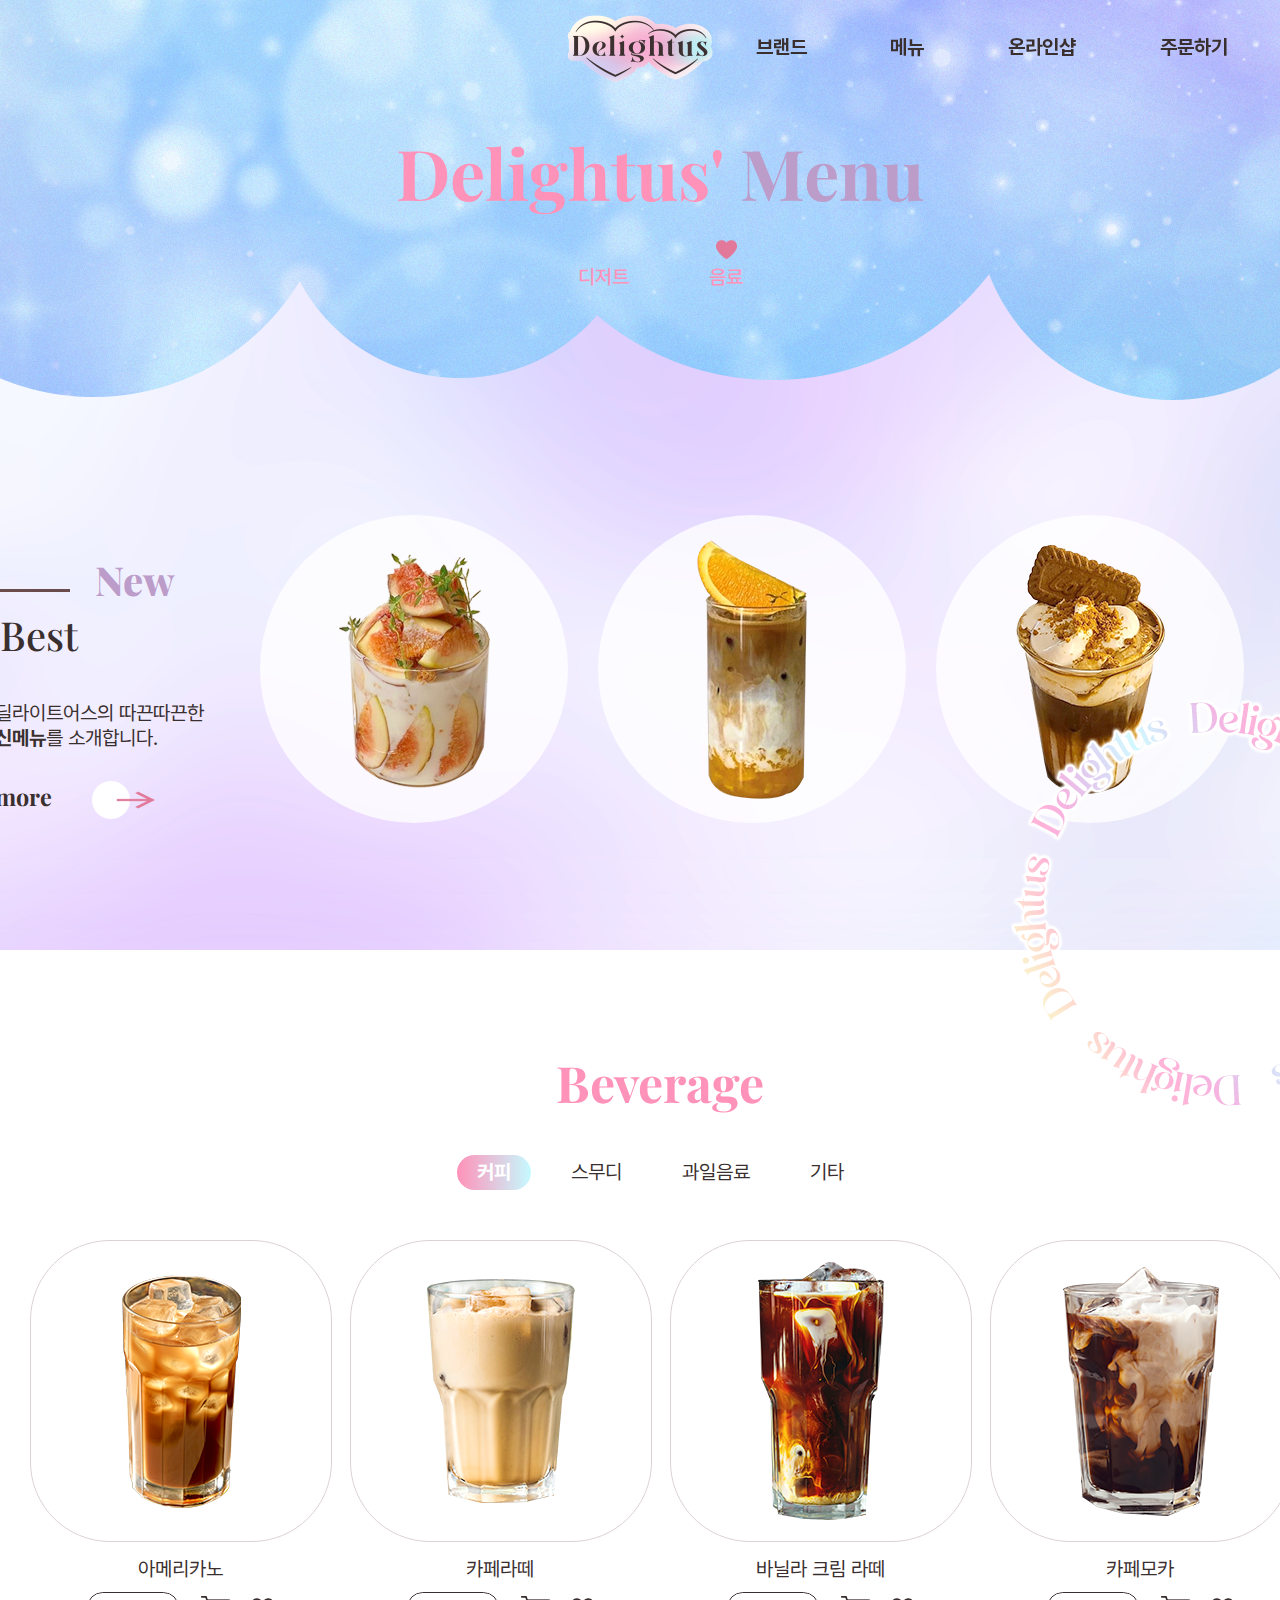
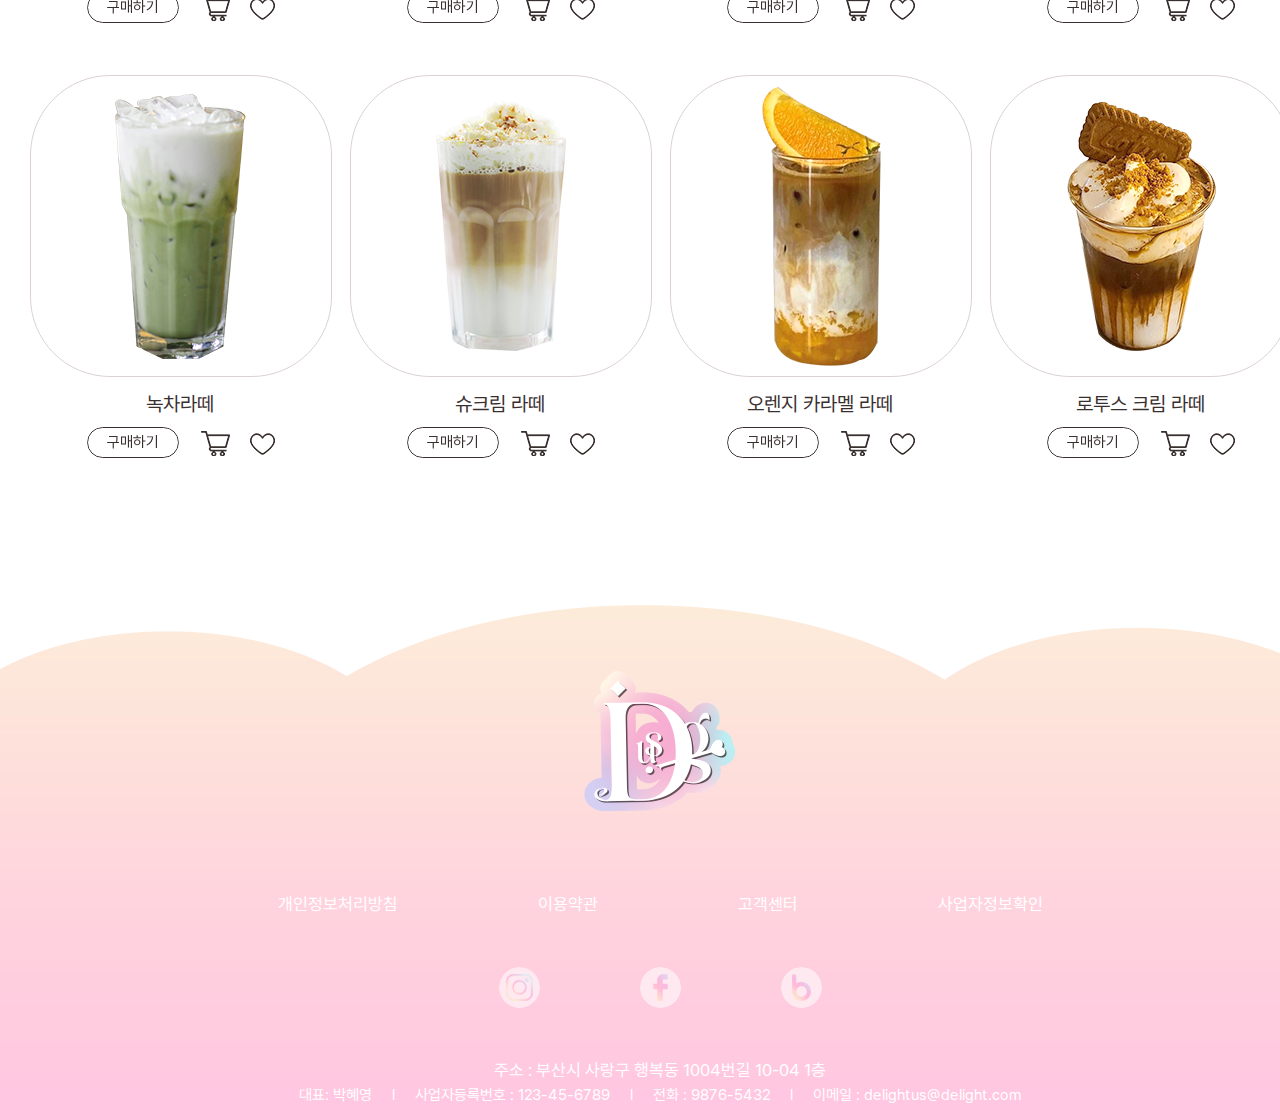
<file: sub2.html>
<!DOCTYPE html>
<html lang="ko">

<head>
    <meta charset="UTF-8">
    <meta name="viewport" content="width=1450">
    <title>Delightus</title>
    <!-- Link Swiper's CSS -->
    <link rel="stylesheet" href="https://cdn.jsdelivr.net/npm/swiper@11/swiper-bundle.min.css" />
    <link rel="preconnect" href="https://fonts.googleapis.com">
    <link rel="preconnect" href="https://fonts.gstatic.com" crossorigin>
    <link
        href="https://fonts.googleapis.com/css2?family=Playfair+Display:ital,wght@0,400;0,500;0,600;0,700;0,800;0,900;1,400;1,500;1,600;1,700;1,800;1,900&display=swap"
        rel="stylesheet">
    <link rel="stylesheet" href="./fonts/pretendard.css">
    <link href="https://unpkg.com/aos@2.3.1/dist/aos.css" rel="stylesheet">
    <script src="https://unpkg.com/aos@2.3.1/dist/aos.js"></script>
    <link rel="stylesheet" href="./css/sub2.css">
    <link rel="shortcut icon" href="./images/favicon.ico" type="image/x-icon">
</head>

<body>
    <div id="header">
        <div class="header_inner">
            <h1>
                <a href="./index.html"><img src="./images/main_logo.png" alt="메인로고"></a>
            </h1>
            <ul class="header_menu">
                <li>
                    <img src="./images/heart.png" alt="하트아이콘" class="heart_icon">
                    <a href="./sub0.html">브랜드</a>
                    <div class="sub">
                        <ol>
                            <li><a href="./sub0.html#2pg">브랜드 소개</a></li>
                            <li><a href="./sub0.html#7pg">로고 소개</a></li>
                            <li><a href="./sub0.html#9pg">오시는 길</a></li>
                        </ol>
                    </div>
                </li>
                <li>
                    <img src="./images/heart.png" alt="하트아이콘" class="heart_icon">
                    <a href="./sub1.html">메뉴</a>
                    <div class="sub">
                        <ol>
                            <li><a href="./sub1.html">디저트</a></li>
                            <li><a href="./sub2.html">음료</a></li>
                        </ol>
                    </div>
                </li>
                <li>
                    <img src="./images/heart.png" alt="하트아이콘" class="heart_icon">
                    <a href="./sub3.html">온라인샵</a>
                    <div class="sub">
                        <ol>
                            <li><a href="./sub3.html#tab_2">머그잔</a></li>
                            <li><a href="./sub3.html#tab3">텀블러</a></li>
                            <li><a href="./sub3.html#tab4">커피용품</a></li>
                            <li><a href="./sub3.html#tab5">기타</a></li>
                        </ol>
                    </div>
                </li>
                <li>
                    <img src="./images/heart.png" alt="하트아이콘" class="heart_icon"><a href="./sub4.html">주문하기</a>
                    <div class="sub">
                        <ol>
                            <li><a href="sub4.html#4thPage">예약픽업</a></li>
                            <li><a href="sub4.html#4thPage/1" class="delivery_order">택배주문</a></li>
                        </ol>
                    </div>
                </li>
            </ul>
        </div><!--header_inner-->
    </div><!--header-->

    <div id="rotate_box">
        <div id="header_bg">
            <div class="header_top">
                <h1>Delightus' <span>Menu</span></h1>
                <ul class="top_flex">
                    <li>
                        <img src="./images/heart.png" alt="하트아이콘" class="heart_icon2">
                        <a href="./sub1.html">디저트</a>
                    </li>
                    <li>
                        <img src="./images/heart.png" alt="하트아이콘" class="heart_icon3">
                        <a href="./sub2.html">음료</a>
                    </li>
                </ul>

                <div id="wrapper" class="new_best">
                    <!--탭 메뉴 영역(우리가 실제로 클릭할 부분)
                각각의 li안에 a태그의 아이디를 가진 tab이 보이는 원리이다.
                -->
                    <ul class="tabs">
                        <li class="new_box">
                            <img src="./images/sub_menu/bar.jpg" alt="호버바">
                            <a href="#tab1">New</a>
                        </li>
                        <li class="best_box">
                            <img src="./images/sub_menu/bar.jpg" alt="호버바">
                            <a href="#tab2">Best</a>
                        </li>
                    </ul>

                    <div class="tab_container">
                        <div id="tab1" class="tab_content">
                            <!--Content-->
                            <div class="bg_flex">
                                <a href="#" class="bg_box"><img src="./images/sub_menu/new_beverage.png"
                                        alt="뉴이미지1"></a>
                                <a href="#" class="bg_box"><img src="./images/sub_menu/new_beverage2.png"
                                        alt="뉴이미지2"></a>
                                <a href="#" class="bg_box"><img src="./images/sub_menu/new_beverage3.png"
                                        alt="뉴이미지3"></a>
                            </div>
                            <div class="tab_position">
                                <p>
                                    딜라이트어스의 따끈따끈한 <br>
                                    <b>신메뉴</b>를 소개합니다.
                                </p>
                                <h3>more <a href="#menu"><img src="./images/go_icon.png" alt="more아이콘"
                                            class="go_btn"></a>
                                </h3>
                            </div>
                        </div><!--tab1-->
                        <div id="tab2" class="tab_content">
                            <!--Content-->
                            <div class="bg_flex">
                                <a href="#" class="bg_box"><img src="./images/sub_menu/best_beverage.png"
                                        alt="베스트이미지1"></a>
                                <a href="#" class="bg_box"><img src="./images/sub_menu/best_beverage2.png"
                                        alt="베스트이미지2"></a>
                                <a href="#" class="bg_box"><img src="./images/sub_menu/best_beverage3.png"
                                        alt="베스트이미지3"></a>
                            </div>
                            <div class="tab_position">
                                <p>
                                    딜라이트어스의 따끈따끈한 <br>
                                    <b>인기메뉴</b>를 소개합니다.
                                </p>
                                <h3>more <a href="#menu"><img src="./images/go_icon.png" alt="more아이콘"
                                            class="go_btn"></a>
                                </h3>
                            </div>
                        </div><!--tab2-->
                    </div><!--tab_container-->
                </div><!--wrapper-->
                <img src="./images/sub_menu/rotate_text.png" alt="돌아가는 텍스트" class="move_text">
            </div><!--header_top-->
        </div><!--header_bg-->

        <div id="menu">

            <div class="background">
                <span></span>
                <span></span>
                <span></span>
                <span></span>
                <span></span>
                <span></span>
                <span></span>
                <span></span>
                <span></span>
                <span></span>
                <span></span>
                <span></span>
                <span></span>
                <span></span>
                <span></span>
                <span></span>
                <span></span>
                <span></span>
                <span></span>
                <span></span>
            </div>

            <h1>Beverage</h1>

            <div id="wrapper">
                <ul class="tabs1">
                    <li><a href="#tab_1">커피</a></li>
                    <li><a href="#tab_2">스무디</a></li>
                    <li><a href="#tab3">과일음료</a></li>
                    <li><a href="#tab4">기타</a></li>
                </ul>


                <div class="tab_container1">
                    <div id="tab_1" class="tab_content1"><!--첫번째 탭부분-->
                        <div class="menu_box">
                            <a href="./sub4.html#5thPage">
                                <div class="menu_img beverage1">
                                    <img src="./images/sub_menu/beverage1.png" alt="음료1">
                                    <h4>#얼죽아 #원두커피 <br> 5,000원</h4>
                                </div>
                                <p class="p_color1">아메리카노</p>
                            </a>
                            <ol class="byuing">
                                <li class="button3"><a href="./sub4.html#5thPage">구매하기</a></li>
                                <li><img src="./images/sub_menu/cart.png" alt="장바구니" class="cart_icon"></li>
                                <li><img src="./images/sub_menu/hart.png" alt="찜" class="hart_icon_"></li>
                            </ol>
                        </div><!--menu_box1-->
                        <div class="menu_box">
                            <a href="./sub4.html#5thPage">
                                <div class="menu_img beverage2">
                                    <img src="./images/sub_menu/beverage2.png" alt="음료2">
                                    <h4>#아이스 #라떼 <br> 5,500원</h4>
                                </div>
                                <p class="p_color2">카페라떼</p>
                            </a>
                            <ol class="byuing">
                                <li class="button3"><a href="./sub4.html#5thPage">구매하기</a></li>
                                <li><img src="./images/sub_menu/cart.png" alt="장바구니" class="cart_icon"></li>
                                <li><img src="./images/sub_menu/hart.png" alt="찜" class="hart_icon_"></li>
                            </ol>
                        </div><!--menu_box2-->
                        <div class="menu_box">
                            <a href="./sub4.html#5thPage">
                                <div class="menu_img beverage3">
                                    <img src="./images/sub_menu/beverage3.png" alt="음료3">
                                    <h4>#바크라 #크림라떼 <br> 6,500원</h4>
                                </div>
                                <p class="p_color3">바닐라 크림 라떼</p>
                            </a>
                            <ol class="byuing">
                                <li class="button3"><a href="./sub4.html#5thPage">구매하기</a></li>
                                <li><img src="./images/sub_menu/cart.png" alt="장바구니" class="cart_icon"></li>
                                <li><img src="./images/sub_menu/hart.png" alt="찜" class="hart_icon_"></li>
                            </ol>
                        </div><!--menu_box3-->
                        <div class="menu_box">
                            <a href="./sub4.html#5thPage">
                                <div class="menu_img beverage4">
                                    <img src="./images/sub_menu/beverage4.png" alt="음료4">
                                    <h4>#초콜릿 #커피 <br> 6,000원</h4>
                                </div>
                                <p class="p_color4">카페모카</p>
                            </a>
                            <ol class="byuing">
                                <li class="button3"><a href="./sub4.html#5thPage">구매하기</a></li>
                                <li><img src="./images/sub_menu/cart.png" alt="장바구니" class="cart_icon"></li>
                                <li><img src="./images/sub_menu/hart.png" alt="찜" class="hart_icon_"></li>
                            </ol>
                        </div><!--menu_box4-->
                        <div class="menu_box">
                            <a href="./sub4.html#5thPage">
                                <div class="menu_img beverage5">
                                    <img src="./images/sub_menu/beverage5.png" alt="음료5">
                                    <h4>#녹차 #말차 <br> 6,200원</h4>
                                </div>
                                <p class="p_color5">녹차라떼</p>
                            </a>
                            <ol class="byuing">
                                <li class="button3"><a href="./sub4.html#5thPage">구매하기</a></li>
                                <li><img src="./images/sub_menu/cart.png" alt="장바구니" class="cart_icon"></li>
                                <li><img src="./images/sub_menu/hart.png" alt="찜" class="hart_icon_"></li>
                            </ol>
                        </div><!--menu_box5-->
                        <div class="menu_box">
                            <a href="./sub4.html#5thPage">
                                <div class="menu_img beverage6">
                                    <img src="./images/sub_menu/beverage6.png" alt="음료6">
                                    <h4>#슈크림 #바닐라빈 <br> 6,300원</h4>
                                </div>
                                <p class="p_color6">슈크림 라떼</p>
                            </a>
                            <ol class="byuing">
                                <li class="button3"><a href="./sub4.html#5thPage">구매하기</a></li>
                                <li><img src="./images/sub_menu/cart.png" alt="장바구니" class="cart_icon"></li>
                                <li><img src="./images/sub_menu/hart.png" alt="찜" class="hart_icon_"></li>
                            </ol>
                        </div><!--menu_box6-->
                        <div class="menu_box">
                            <a href="./sub4.html#5thPage">
                                <div class="menu_img beverage7">
                                    <img src="./images/sub_menu/beverage7.png" alt="음료7">
                                    <h4>#카라멜 #오렌지 <br> 6,600원</h4>
                                </div>
                                <p class="p_color7">오렌지 카라멜 라떼</p>
                            </a>
                            <ol class="byuing">
                                <li class="button3"><a href="./sub4.html#5thPage">구매하기</a></li>
                                <li><img src="./images/sub_menu/cart.png" alt="장바구니" class="cart_icon"></li>
                                <li><img src="./images/sub_menu/hart.png" alt="찜" class="hart_icon_"></li>
                            </ol>
                        </div><!--menu_box7-->
                        <div class="menu_box">
                            <a href="./sub4.html#5thPage">
                                <div class="menu_img beverage8">
                                    <img src="./images/sub_menu/beverage8.png" alt="음료8">
                                    <h4>#로투스 #시그니처 <br> 6,800원</h4>
                                </div>
                                <p class="p_color8">로투스 크림 라떼</p>
                            </a>
                            <ol class="byuing">
                                <li class="button3"><a href="./sub4.html#5thPage">구매하기</a></li>
                                <li><img src="./images/sub_menu/cart.png" alt="장바구니" class="cart_icon"></li>
                                <li><img src="./images/sub_menu/hart.png" alt="찜" class="hart_icon_"></li>
                            </ol>
                        </div><!--menu_box8-->
                    </div><!--tab1-->

                    <div id="tab_2" class="tab_content1"><!--2번째 탭부분-->
                        <div class="menu_box">
                            <a href="./sub4.html#5thPage">
                                <div class="menu_img smoothie1">
                                    <img src="./images/sub_menu/smoothie1.png" alt="음료1">
                                    <h4>#딸기 #스무디 <br> 6,800원</h4>
                                </div>
                                <p class="p_color1">프리미엄 딸기 스무디</p>
                            </a>
                            <ol class="byuing">
                                <li class="button3"><a href="./sub4.html#5thPage">구매하기</a></li>
                                <li><img src="./images/sub_menu/cart.png" alt="장바구니" class="cart_icon"></li>
                                <li><img src="./images/sub_menu/hart.png" alt="찜" class="hart_icon_"></li>
                            </ol>
                        </div><!--menu_box1-->
                        <div class="menu_box">
                            <a href="./sub4.html#5thPage">
                                <div class="menu_img smoothie2">
                                    <img src="./images/sub_menu/smoothie2.png" alt="음료2">
                                    <h4>#벚꽃시즌 #스페셜스무디 <br> 7,500원</h4>
                                </div>
                                <p class="p_color2">체리블라썸 스페셜 스무디</p>
                            </a>
                            <ol class="byuing">
                                <li class="button3"><a href="./sub4.html#5thPage">구매하기</a></li>
                                <li><img src="./images/sub_menu/cart.png" alt="장바구니" class="cart_icon"></li>
                                <li><img src="./images/sub_menu/hart.png" alt="찜" class="hart_icon_"></li>
                            </ol>
                        </div><!--menu_box2-->
                        <div class="menu_box">
                            <a href="./sub4.html#5thPage">
                                <div class="menu_img smoothie3">
                                    <img src="./images/sub_menu/smoothie3.png" alt="음료3">
                                    <h4>#벚꽃 #체리맛 <br> 7,000원</h4>
                                </div>
                                <p class="p_color3">체리블라썸 스무디</p>
                            </a>
                            <ol class="byuing">
                                <li class="button3"><a href="./sub4.html#5thPage">구매하기</a></li>
                                <li><img src="./images/sub_menu/cart.png" alt="장바구니" class="cart_icon"></li>
                                <li><img src="./images/sub_menu/hart.png" alt="찜" class="hart_icon_"></li>
                            </ol>
                        </div><!--menu_box3-->
                        <div class="menu_box">
                            <a href="./sub4.html#5thPage">
                                <div class="menu_img smoothie4">
                                    <img src="./images/sub_menu/smoothie4.png" alt="음료4">
                                    <h4>#커피샷 #스무디 <br> 7,300원</h4>
                                </div>
                                <p class="p_color4">체리블라썸 라떼 스무디</p>
                            </a>
                            <ol class="byuing">
                                <li class="button3"><a href="./sub4.html#5thPage">구매하기</a></li>
                                <li><img src="./images/sub_menu/cart.png" alt="장바구니" class="cart_icon"></li>
                                <li><img src="./images/sub_menu/hart.png" alt="찜" class="hart_icon_"></li>
                            </ol>
                        </div><!--menu_box4-->
                        <div class="menu_box">
                            <a href="./sub4.html#5thPage">
                                <div class="menu_img smoothie5">
                                    <img src="./images/sub_menu/smoothie5.png" alt="음료5">
                                    <h4>#기본 #딸기스무디 <br> 6,000원</h4>
                                </div>
                                <p class="p_color5">딸기 스무디</p>
                            </a>
                            <ol class="byuing">
                                <li class="button3"><a href="./sub4.html#5thPage">구매하기</a></li>
                                <li><img src="./images/sub_menu/cart.png" alt="장바구니" class="cart_icon"></li>
                                <li><img src="./images/sub_menu/hart.png" alt="찜" class="hart_icon_"></li>
                            </ol>
                        </div><!--menu_box5-->
                        <div class="menu_box">
                            <a href="./sub4.html#5thPage">
                                <div class="menu_img smoothie6">
                                    <img src="./images/sub_menu/smoothie6.png" alt="음료6">
                                    <h4>#파르페 #딸기휘핑 <br> 6,500원</h4>
                                </div>
                                <p class="p_color6">딸기 파르페</p>
                            </a>
                            <ol class="byuing">
                                <li class="button3"><a href="./sub4.html#5thPage">구매하기</a></li>
                                <li><img src="./images/sub_menu/cart.png" alt="장바구니" class="cart_icon"></li>
                                <li><img src="./images/sub_menu/hart.png" alt="찜" class="hart_icon_"></li>
                            </ol>
                        </div><!--menu_box6-->
                        <div class="menu_box">
                            <a href="./sub4.html#5thPage">
                                <div class="menu_img smoothie7">
                                    <img src="./images/sub_menu/smoothie7.png" alt="음료7">
                                    <h4>#후르츠 #상큼 <br> 6,800원</h4>
                                </div>
                                <p class="p_color7">후르츠 스무디</p>
                            </a>
                            <ol class="byuing">
                                <li class="button3"><a href="./sub4.html#5thPage">구매하기</a></li>
                                <li><img src="./images/sub_menu/cart.png" alt="장바구니" class="cart_icon"></li>
                                <li><img src="./images/sub_menu/hart.png" alt="찜" class="hart_icon_"></li>
                            </ol>
                        </div><!--menu_box7-->
                        <div class="menu_box">
                            <a href="./sub4.html#5thPage">
                                <div class="menu_img smoothie8">
                                    <img src="./images/sub_menu/smoothie8.png" alt="음료8">
                                    <h4>#오리지널 #망고 <br> 6,800원</h4>
                                </div>
                                <p class="p_color8">오리지널 망고 스무디</p>
                            </a>
                            <ol class="byuing">
                                <li class="button3"><a href="./sub4.html#5thPage">구매하기</a></li>
                                <li><img src="./images/sub_menu/cart.png" alt="장바구니" class="cart_icon"></li>
                                <li><img src="./images/sub_menu/hart.png" alt="찜" class="hart_icon_"></li>
                            </ol>
                        </div><!--menu_box8-->
                        <div class="menu_box">
                            <a href="./sub4.html#5thPage">
                                <div class="menu_img smoothie9">
                                    <img src="./images/sub_menu/smoothie9.png" alt="음료9">
                                    <h4>#체리 펄 #스무디 <br> 7,000원</h4>
                                </div>
                                <p class="p_color9">체리 펄 스무디</p>
                            </a>
                            <ol class="byuing">
                                <li class="button3"><a href="./sub4.html#5thPage">구매하기</a></li>
                                <li><img src="./images/sub_menu/cart.png" alt="장바구니" class="cart_icon"></li>
                                <li><img src="./images/sub_menu/hart.png" alt="찜" class="hart_icon_"></li>
                            </ol>
                        </div><!--menu_box9-->
                        <div class="menu_box">
                            <a href="./sub4.html#5thPage">
                                <div class="menu_img smoothie10">
                                    <img src="./images/sub_menu/smoothie10.png" alt="음료10">
                                    <h4>#파인애플 펄 #스무디 <br> 7,000원</h4>
                                </div>
                                <p class="p_color10">파인애플 펄 스무디</p>
                            </a>
                            <ol class="byuing">
                                <li class="button3"><a href="./sub4.html#5thPage">구매하기</a></li>
                                <li><img src="./images/sub_menu/cart.png" alt="장바구니" class="cart_icon"></li>
                                <li><img src="./images/sub_menu/hart.png" alt="찜" class="hart_icon_"></li>
                            </ol>
                        </div><!--menu_box10-->
                        <div class="menu_box">
                            <a href="./sub4.html#5thPage">
                                <div class="menu_img smoothie11">
                                    <img src="./images/sub_menu/smoothie11.png" alt="음료11">
                                    <h4>#블루베리 펄 #스무디 <br> 7,000원</h4>
                                </div>
                                <p class="p_color11">블루베리 펄 스무디</p>
                            </a>
                            <ol class="byuing">
                                <li class="button3"><a href="./sub4.html#5thPage">구매하기</a></li>
                                <li><img src="./images/sub_menu/cart.png" alt="장바구니" class="cart_icon"></li>
                                <li><img src="./images/sub_menu/hart.png" alt="찜" class="hart_icon_"></li>
                            </ol>
                        </div><!--menu_box11-->
                        <div class="menu_box">
                            <a href="./sub4.html#5thPage">
                                <div class="menu_img smoothie12">
                                    <img src="./images/sub_menu/smoothie12.png" alt="음료12">
                                    <h4>#키위 펄 #스무디 <br> 7,000원</h4>
                                </div>
                                <p class="p_color12">키위 펄 스무디</p>
                            </a>
                            <ol class="byuing">
                                <li class="button3"><a href="./sub4.html#5thPage">구매하기</a></li>
                                <li><img src="./images/sub_menu/cart.png" alt="장바구니" class="cart_icon"></li>
                                <li><img src="./images/sub_menu/hart.png" alt="찜" class="hart_icon_"></li>
                            </ol>
                        </div><!--menu_box12-->
                        <div class="menu_box">
                            <a href="./sub4.html#5thPage">
                                <div class="menu_img smoothie13">
                                    <img src="./images/sub_menu/smoothie13.png" alt="음료13">
                                    <h4>#프레즐 #초코 <br> 8,000원</h4>
                                </div>
                                <p class="p_color13">프리미엄 프레즐 스무디</p>
                            </a>
                            <ol class="byuing">
                                <li class="button3"><a href="./sub4.html#5thPage">구매하기</a></li>
                                <li><img src="./images/sub_menu/cart.png" alt="장바구니" class="cart_icon"></li>
                                <li><img src="./images/sub_menu/hart.png" alt="찜" class="hart_icon_"></li>
                            </ol>
                        </div><!--menu_box13-->
                        <div class="menu_box">
                            <a href="./sub4.html#5thPage">
                                <div class="menu_img smoothie14">
                                    <img src="./images/sub_menu/smoothie14.png" alt="음료14">
                                    <h4>#카라멜 #드리즐 <br> 6,300원</h4>
                                </div>
                                <p class="p_color14">카라멜 스무디</p>
                            </a>
                            <ol class="byuing">
                                <li class="button3"><a href="./sub4.html#5thPage">구매하기</a></li>
                                <li><img src="./images/sub_menu/cart.png" alt="장바구니" class="cart_icon"></li>
                                <li><img src="./images/sub_menu/hart.png" alt="찜" class="hart_icon_"></li>
                            </ol>
                        </div><!--menu_box14-->
                        <div class="menu_box">
                            <a href="./sub4.html#5thPage">
                                <div class="menu_img smoothie15">
                                    <img src="./images/sub_menu/smoothie15.png" alt="음료15">
                                    <h4>#커피스무디 #우유스무디 <br> 6,600원</h4>
                                </div>
                                <p class="p_color15">밀크 커피 스무디</p>
                            </a>
                            <ol class="byuing">
                                <li class="button3"><a href="./sub4.html#5thPage">구매하기</a></li>
                                <li><img src="./images/sub_menu/cart.png" alt="장바구니" class="cart_icon"></li>
                                <li><img src="./images/sub_menu/hart.png" alt="찜" class="hart_icon_"></li>
                            </ol>
                        </div><!--menu_box15-->
                        <div class="menu_box">
                            <a href="./sub4.html#5thPage">
                                <div class="menu_img smoothie16">
                                    <img src="./images/sub_menu/smoothie16.png" alt="음료16">
                                    <h4>#모카 #쇼콜라 <br> 6,800원</h4>
                                </div>
                                <p class="p_color16">모카 레이어 스무디</p>
                            </a>
                            <ol class="byuing">
                                <li class="button3"><a href="./sub4.html#5thPage">구매하기</a></li>
                                <li><img src="./images/sub_menu/cart.png" alt="장바구니" class="cart_icon"></li>
                                <li><img src="./images/sub_menu/hart.png" alt="찜" class="hart_icon_"></li>
                            </ol>
                        </div><!--menu_box16-->
                        <div class="menu_box">
                            <a href="./sub4.html#5thPage">
                                <div class="menu_img smoothie17">
                                    <img src="./images/sub_menu/smoothie17.png" alt="음료17">
                                    <h4>#쿠앤크 #초코드리즐 <br> 6,800원</h4>
                                </div>
                                <p class="p_color17">쿠앤크 스무디</p>
                            </a>
                            <ol class="byuing">
                                <li class="button3"><a href="./sub4.html#5thPage">구매하기</a></li>
                                <li><img src="./images/sub_menu/cart.png" alt="장바구니" class="cart_icon"></li>
                                <li><img src="./images/sub_menu/hart.png" alt="찜" class="hart_icon_"></li>
                            </ol>
                        </div><!--menu_box17-->
                        <div class="menu_box">
                            <a href="./sub4.html#5thPage">
                                <div class="menu_img smoothie18">
                                    <img src="./images/sub_menu/smoothie18.png" alt="음료18">
                                    <h4>#초콜릿 #스무디 <br> 6,500원</h4>
                                </div>
                                <p class="p_color18">초콜릿 스무디</p>
                            </a>
                            <ol class="byuing">
                                <li class="button3"><a href="./sub4.html#5thPage">구매하기</a></li>
                                <li><img src="./images/sub_menu/cart.png" alt="장바구니" class="cart_icon"></li>
                                <li><img src="./images/sub_menu/hart.png" alt="찜" class="hart_icon_"></li>
                            </ol>
                        </div><!--menu_box18-->
                        <div class="menu_box">
                            <a href="./sub4.html#5thPage">
                                <div class="menu_img smoothie19">
                                    <img src="./images/sub_menu/smoothie19.png" alt="음료19">
                                    <h4>#토피넛 #고소함 <br> 6,500원</h4>
                                </div>
                                <p class="p_color19">토피넛 스무디</p>
                            </a>
                            <ol class="byuing">
                                <li class="button3"><a href="./sub4.html#5thPage">구매하기</a></li>
                                <li><img src="./images/sub_menu/cart.png" alt="장바구니" class="cart_icon"></li>
                                <li><img src="./images/sub_menu/hart.png" alt="찜" class="hart_icon_"></li>
                            </ol>
                        </div><!--menu_box19-->
                        <div class="menu_box">
                            <a href="./sub4.html#5thPage">
                                <div class="menu_img smoothie20">
                                    <img src="./images/sub_menu/smoothie20.png" alt="음료20">
                                    <h4>#카라멜드리즐 #바나나 <br> 6,900원</h4>
                                </div>
                                <p class="p_color20">바나나 카라멜 스무디</p>
                            </a>
                            <ol class="byuing">
                                <li class="button3"><a href="./sub4.html#5thPage">구매하기</a></li>
                                <li><img src="./images/sub_menu/cart.png" alt="장바구니" class="cart_icon"></li>
                                <li><img src="./images/sub_menu/hart.png" alt="찜" class="hart_icon_"></li>
                            </ol>
                        </div><!--menu_box20-->
                        <div class="menu_box">
                            <a href="./sub4.html#5thPage">
                                <div class="menu_img smoothie21">
                                    <img src="./images/sub_menu/smoothie21.png" alt="음료21">
                                    <h4>#키위 #메론드리즐 <br> 6,900원</h4>
                                </div>
                                <p class="p_color21">메론 키위 스무디</p>
                            </a>
                            <ol class="byuing">
                                <li class="button3"><a href="./sub4.html#5thPage">구매하기</a></li>
                                <li><img src="./images/sub_menu/cart.png" alt="장바구니" class="cart_icon"></li>
                                <li><img src="./images/sub_menu/hart.png" alt="찜" class="hart_icon_"></li>
                            </ol>
                        </div><!--menu_box21-->
                        <div class="menu_box">
                            <a href="./sub4.html#5thPage">
                                <div class="menu_img smoothie22">
                                    <img src="./images/sub_menu/smoothie22.png" alt="음료22">
                                    <h4>#말차 #스무디 <br> 6,300원</h4>
                                </div>
                                <p class="p_color22">말차 스무디</p>
                            </a>
                            <ol class="byuing">
                                <li class="button3"><a href="./sub4.html#5thPage">구매하기</a></li>
                                <li><img src="./images/sub_menu/cart.png" alt="장바구니" class="cart_icon"></li>
                                <li><img src="./images/sub_menu/hart.png" alt="찜" class="hart_icon_"></li>
                            </ol>
                        </div><!--menu_box22-->
                        <div class="menu_box">
                            <a href="./sub4.html#5thPage">
                                <div class="menu_img smoothie23">
                                    <img src="./images/sub_menu/smoothie23.png" alt="음료23">
                                    <h4>#피스타치오 #스무디 <br> 6,300원</h4>
                                </div>
                                <p class="p_color23">피스타치오 스무디</p>
                            </a>
                            <ol class="byuing">
                                <li class="button3"><a href="./sub4.html#5thPage">구매하기</a></li>
                                <li><img src="./images/sub_menu/cart.png" alt="장바구니" class="cart_icon"></li>
                                <li><img src="./images/sub_menu/hart.png" alt="찜" class="hart_icon_"></li>
                            </ol>
                        </div><!--menu_box23-->
                        <div class="menu_box">
                            <a href="./sub4.html#5thPage">
                                <div class="menu_img smoothie24">
                                    <img src="./images/sub_menu/smoothie24.png" alt="음료24">
                                    <h4>#블루레몬 #새콤달콤 <br> 6,800원</h4>
                                </div>
                                <p class="p_color24">블루 레몬 스무디</p>
                            </a>
                            <ol class="byuing">
                                <li class="button3"><a href="./sub4.html#5thPage">구매하기</a></li>
                                <li><img src="./images/sub_menu/cart.png" alt="장바구니" class="cart_icon"></li>
                                <li><img src="./images/sub_menu/hart.png" alt="찜" class="hart_icon_"></li>
                            </ol>
                        </div><!--menu_box24-->
                    </div><!--tab2-->

                    <div id="tab3" class="tab_content1"><!--3번째 탭부분-->
                        <div class="menu_box">
                            <a href="./sub4.html#5thPage">
                                <div class="menu_img juice1">
                                    <img src="./images/sub_menu/juice1.png" alt="음료1">
                                    <h4>#딸기 #에이드 <br> 6,300원</h4>
                                </div>
                                <p class="p_color1">딸기 에이드</p>
                            </a>
                            <ol class="byuing">
                                <li class="button3"><a href="./sub4.html#5thPage">구매하기</a></li>
                                <li><img src="./images/sub_menu/cart.png" alt="장바구니" class="cart_icon"></li>
                                <li><img src="./images/sub_menu/hart.png" alt="찜" class="hart_icon_"></li>
                            </ol>
                        </div><!--menu_box1-->
                        <div class="menu_box">
                            <a href="./sub4.html#5thPage">
                                <div class="menu_img juice2">
                                    <img src="./images/sub_menu/juice2.png" alt="음료2">
                                    <h4>#딸기레몬 #에이드 <br> 6,300원</h4>
                                </div>
                                <p class="p_color2">핑크 소다 에이드</p>
                            </a>
                            <ol class="byuing">
                                <li class="button3"><a href="./sub4.html#5thPage">구매하기</a></li>
                                <li><img src="./images/sub_menu/cart.png" alt="장바구니" class="cart_icon"></li>
                                <li><img src="./images/sub_menu/hart.png" alt="찜" class="hart_icon_"></li>
                            </ol>
                        </div><!--menu_box2-->
                        <div class="menu_box">
                            <a href="./sub4.html#5thPage">
                                <div class="menu_img juice3">
                                    <img src="./images/sub_menu/juice3.png" alt="음료3">
                                    <h4>#딸기 #레모네이드 <br> 6,300원</h4>
                                </div>
                                <p class="p_color3">딸기 리프레셔</p>
                            </a>
                            <ol class="byuing">
                                <li class="button3"><a href="./sub4.html#5thPage">구매하기</a></li>
                                <li><img src="./images/sub_menu/cart.png" alt="장바구니" class="cart_icon"></li>
                                <li><img src="./images/sub_menu/hart.png" alt="찜" class="hart_icon_"></li>
                            </ol>
                        </div><!--menu_box3-->
                        <div class="menu_box">
                            <a href="./sub4.html#5thPage">
                                <div class="menu_img juice4">
                                    <img src="./images/sub_menu/juice4.png" alt="음료4">
                                    <h4>#오렌지 #자몽 <br> 6,000원</h4>
                                </div>
                                <p class="p_color4">오렌지 선라이즈</p>
                            </a>
                            <ol class="byuing">
                                <li class="button3"><a href="./sub4.html#5thPage">구매하기</a></li>
                                <li><img src="./images/sub_menu/cart.png" alt="장바구니" class="cart_icon"></li>
                                <li><img src="./images/sub_menu/hart.png" alt="찜" class="hart_icon_"></li>
                            </ol>
                        </div><!--menu_box4-->
                        <div class="menu_box">
                            <a href="./sub4.html#5thPage">
                                <div class="menu_img juice5">
                                    <img src="./images/sub_menu/juice5.png" alt="음료5">
                                    <h4>#수박 #에이드 <br> 6,000원</h4>
                                </div>
                                <p class="p_color5">수박 에이드</p>
                            </a>
                            <ol class="byuing">
                                <li class="button3"><a href="./sub4.html#5thPage">구매하기</a></li>
                                <li><img src="./images/sub_menu/cart.png" alt="장바구니" class="cart_icon"></li>
                                <li><img src="./images/sub_menu/hart.png" alt="찜" class="hart_icon_"></li>
                            </ol>
                        </div><!--menu_box5-->
                        <div class="menu_box">
                            <a href="./sub4.html#5thPage">
                                <div class="menu_img juice6">
                                    <img src="./images/sub_menu/juice6.png" alt="음료6">
                                    <h4>#자몽 #에이드 <br> 6,000원</h4>
                                </div>
                                <p class="p_color6">자몽 에이드</p>
                            </a>
                            <ol class="byuing">
                                <li class="button3"><a href="./sub4.html#5thPage">구매하기</a></li>
                                <li><img src="./images/sub_menu/cart.png" alt="장바구니" class="cart_icon"></li>
                                <li><img src="./images/sub_menu/hart.png" alt="찜" class="hart_icon_"></li>
                            </ol>
                        </div><!--menu_box6-->
                        <div class="menu_box">
                            <a href="./sub4.html#5thPage">
                                <div class="menu_img juice7">
                                    <img src="./images/sub_menu/juice7.png" alt="음료7">
                                    <h4>#오렌지 #에이드 <br> 6,000원</h4>
                                </div>
                                <p class="p_color7">오렌지 에이드</p>
                            </a>
                            <ol class="byuing">
                                <li class="button3"><a href="./sub4.html#5thPage">구매하기</a></li>
                                <li><img src="./images/sub_menu/cart.png" alt="장바구니" class="cart_icon"></li>
                                <li><img src="./images/sub_menu/hart.png" alt="찜" class="hart_icon_"></li>
                            </ol>
                        </div><!--menu_box7-->
                        <div class="menu_box">
                            <a href="./sub4.html#5thPage">
                                <div class="menu_img juice8">
                                    <img src="./images/sub_menu/juice8.png" alt="음료8">
                                    <h4>#패션후르츠 #열대과일 <br> 6,200원</h4>
                                </div>
                                <p class="p_color8">패션후르츠 에이드</p>
                            </a>
                            <ol class="byuing">
                                <li class="button3"><a href="./sub4.html#5thPage">구매하기</a></li>
                                <li><img src="./images/sub_menu/cart.png" alt="장바구니" class="cart_icon"></li>
                                <li><img src="./images/sub_menu/hart.png" alt="찜" class="hart_icon_"></li>
                            </ol>
                        </div><!--menu_box8-->
                        <div class="menu_box">
                            <a href="./sub4.html#5thPage">
                                <div class="menu_img juice9">
                                    <img src="./images/sub_menu/juice9.png" alt="음료9">
                                    <h4>#복숭아 #에이드 <br> 6,200원</h4>
                                </div>
                                <p class="p_color9">복숭아 에이드</p>
                            </a>
                            <ol class="byuing">
                                <li class="button3"><a href="./sub4.html#5thPage">구매하기</a></li>
                                <li><img src="./images/sub_menu/cart.png" alt="장바구니" class="cart_icon"></li>
                                <li><img src="./images/sub_menu/hart.png" alt="찜" class="hart_icon_"></li>
                            </ol>
                        </div><!--menu_box9-->
                        <div class="menu_box">
                            <a href="./sub4.html#5thPage">
                                <div class="menu_img juice10">
                                    <img src="./images/sub_menu/juice10.png" alt="음료10">
                                    <h4>#라임 #민트 <br> 6,000원</h4>
                                </div>
                                <p class="p_color10">라임 민트 에이드</p>
                            </a>
                            <ol class="byuing">
                                <li class="button3"><a href="./sub4.html#5thPage">구매하기</a></li>
                                <li><img src="./images/sub_menu/cart.png" alt="장바구니" class="cart_icon"></li>
                                <li><img src="./images/sub_menu/hart.png" alt="찜" class="hart_icon_"></li>
                            </ol>
                        </div><!--menu_box10-->
                        <div class="menu_box">
                            <a href="./sub4.html#5thPage">
                                <div class="menu_img juice11">
                                    <img src="./images/sub_menu/juice11.png" alt="음료11">
                                    <h4>#레몬샤베트 #사이다 <br> 6,100원</h4>
                                </div>
                                <p class="p_color11">레몬 셔벗 에이드</p>
                            </a>
                            <ol class="byuing">
                                <li class="button3"><a href="./sub4.html#5thPage">구매하기</a></li>
                                <li><img src="./images/sub_menu/cart.png" alt="장바구니" class="cart_icon"></li>
                                <li><img src="./images/sub_menu/hart.png" alt="찜" class="hart_icon_"></li>
                            </ol>
                        </div><!--menu_box11-->
                        <div class="menu_box">
                            <a href="./sub4.html#5thPage">
                                <div class="menu_img juice12">
                                    <img src="./images/sub_menu/juice12.png" alt="음료12">
                                    <h4>#청포도 #에이드 <br> 6,000원</h4>
                                </div>
                                <p class="p_color12">청포도 에이드</p>
                            </a>
                            <ol class="byuing">
                                <li class="button3"><a href="./sub4.html#5thPage">구매하기</a></li>
                                <li><img src="./images/sub_menu/cart.png" alt="장바구니" class="cart_icon"></li>
                                <li><img src="./images/sub_menu/hart.png" alt="찜" class="hart_icon_"></li>
                            </ol>
                        </div><!--menu_box12-->
                        <div class="menu_box">
                            <a href="./sub4.html#5thPage">
                                <div class="menu_img juice13">
                                    <img src="./images/sub_menu/juice13.png" alt="음료13">
                                    <h4>#레모네이드 #오이토핑 <br> 6,000원</h4>
                                </div>
                                <p class="p_color13">레모네이드</p>
                            </a>
                            <ol class="byuing">
                                <li class="button3"><a href="./sub4.html#5thPage">구매하기</a></li>
                                <li><img src="./images/sub_menu/cart.png" alt="장바구니" class="cart_icon"></li>
                                <li><img src="./images/sub_menu/hart.png" alt="찜" class="hart_icon_"></li>
                            </ol>
                        </div><!--menu_box13-->
                        <div class="menu_box">
                            <a href="./sub4.html#5thPage">
                                <div class="menu_img juice14">
                                    <img src="./images/sub_menu/juice14.png" alt="음료14">
                                    <h4>#파인애플 #주스 <br> 6,300원</h4>
                                </div>
                                <p class="p_color14">파인애플 생과일 주스</p>
                            </a>
                            <ol class="byuing">
                                <li class="button3"><a href="./sub4.html#5thPage">구매하기</a></li>
                                <li><img src="./images/sub_menu/cart.png" alt="장바구니" class="cart_icon"></li>
                                <li><img src="./images/sub_menu/hart.png" alt="찜" class="hart_icon_"></li>
                            </ol>
                        </div><!--menu_box14-->
                        <div class="menu_box">
                            <a href="./sub4.html#5thPage">
                                <div class="menu_img juice15">
                                    <img src="./images/sub_menu/juice15.png" alt="음료15">
                                    <h4>#바나나 #주스 <br> 6,300원</h4>
                                </div>
                                <p class="p_color15">바나나 생과일 주스</p>
                            </a>
                            <ol class="byuing">
                                <li class="button3"><a href="./sub4.html#5thPage">구매하기</a></li>
                                <li><img src="./images/sub_menu/cart.png" alt="장바구니" class="cart_icon"></li>
                                <li><img src="./images/sub_menu/hart.png" alt="찜" class="hart_icon_"></li>
                            </ol>
                        </div><!--menu_box15-->
                        <div class="menu_box">
                            <a href="./sub4.html#5thPage">
                                <div class="menu_img juice16">
                                    <img src="./images/sub_menu/juice16.png" alt="음료16">
                                    <h4>#생딸기절임 #말차 <br> 6,800원</h4>
                                </div>
                                <p class="p_color16">생딸기 말차 라떼</p>
                            </a>
                            <ol class="byuing">
                                <li class="button3"><a href="./sub4.html#5thPage">구매하기</a></li>
                                <li><img src="./images/sub_menu/cart.png" alt="장바구니" class="cart_icon"></li>
                                <li><img src="./images/sub_menu/hart.png" alt="찜" class="hart_icon_"></li>
                            </ol>
                        </div><!--menu_box16-->
                    </div><!--tab3-->

                    <div id="tab4" class="tab_content1"><!--4번째 탭부분-->
                        <div class="menu_box">
                            <a href="./sub4.html#5thPage">
                                <div class="menu_img glass1">
                                    <img src="./images/sub_menu/glass1.png" alt="음료1">
                                    <h4>#살구 #요거트 <br> 5,000원</h4>
                                </div>
                                <p class="p_color1">살구 요거트</p>
                            </a>
                            <ol class="byuing">
                                <li class="button3"><a href="./sub4.html#5thPage">구매하기</a></li>
                                <li><img src="./images/sub_menu/cart.png" alt="장바구니" class="cart_icon"></li>
                                <li><img src="./images/sub_menu/hart.png" alt="찜" class="hart_icon_"></li>
                            </ol>
                        </div><!--menu_box1-->
                        <div class="menu_box">
                            <a href="./sub4.html#5thPage">
                                <div class="menu_img glass2">
                                    <img src="./images/sub_menu/glass2.png" alt="음료2">
                                    <h4>#레몬 #요거트 <br> 5,000원</h4>
                                </div>
                                <p class="p_color2">레몬 요거트</p>
                            </a>
                            <ol class="byuing">
                                <li class="button3"><a href="./sub4.html#5thPage">구매하기</a></li>
                                <li><img src="./images/sub_menu/cart.png" alt="장바구니" class="cart_icon"></li>
                                <li><img src="./images/sub_menu/hart.png" alt="찜" class="hart_icon_"></li>
                            </ol>
                        </div><!--menu_box2-->
                        <div class="menu_box">
                            <a href="./sub4.html#5thPage">
                                <div class="menu_img glass3">
                                    <img src="./images/sub_menu/glass3.png" alt="음료3">
                                    <h4>#망고 #요거트 <br> 5,000원</h4>
                                </div>
                                <p class="p_color3">망고 요거트</p>
                            </a>
                            <ol class="byuing">
                                <li class="button3"><a href="./sub4.html#5thPage">구매하기</a></li>
                                <li><img src="./images/sub_menu/cart.png" alt="장바구니" class="cart_icon"></li>
                                <li><img src="./images/sub_menu/hart.png" alt="찜" class="hart_icon_"></li>
                            </ol>
                        </div><!--menu_box3-->
                        <div class="menu_box">
                            <a href="./sub4.html#5thPage">
                                <div class="menu_img glass4">
                                    <img src="./images/sub_menu/glass4.png" alt="음료4">
                                    <h4>#망고맛 #푸딩 <br> 4,800원</h4>
                                </div>
                                <p class="p_color4">망고 푸딩</p>
                            </a>
                            <ol class="byuing">
                                <li class="button3"><a href="./sub4.html#5thPage">구매하기</a></li>
                                <li><img src="./images/sub_menu/cart.png" alt="장바구니" class="cart_icon"></li>
                                <li><img src="./images/sub_menu/hart.png" alt="찜" class="hart_icon_"></li>
                            </ol>
                        </div><!--menu_box4-->
                        <div class="menu_box">
                            <a href="./sub4.html#5thPage">
                                <div class="menu_img glass5">
                                    <img src="./images/sub_menu/glass5.png" alt="음료5">
                                    <h4>#체리블라썸 #말차 <br> 5,000원</h4>
                                </div>
                                <p class="p_color5">체리블라썸 말차 푸딩</p>
                            </a>
                            <ol class="byuing">
                                <li class="button3"><a href="./sub4.html#5thPage">구매하기</a></li>
                                <li><img src="./images/sub_menu/cart.png" alt="장바구니" class="cart_icon"></li>
                                <li><img src="./images/sub_menu/hart.png" alt="찜" class="hart_icon_"></li>
                            </ol>
                        </div><!--menu_box5-->
                        <div class="menu_box">
                            <a href="./sub4.html#5thPage">
                                <div class="menu_img glass6">
                                    <img src="./images/sub_menu/glass6.png" alt="음료6">
                                    <h4>#무화과 #요거트 <br> 5,300원</h4>
                                </div>
                                <p class="p_color6">무화과 요거트</p>
                            </a>
                            <ol class="byuing">
                                <li class="button3"><a href="./sub4.html#5thPage">구매하기</a></li>
                                <li><img src="./images/sub_menu/cart.png" alt="장바구니" class="cart_icon"></li>
                                <li><img src="./images/sub_menu/hart.png" alt="찜" class="hart_icon_"></li>
                            </ol>
                        </div><!--menu_box6-->
                        <div class="menu_box">
                            <a href="./sub4.html#5thPage">
                                <div class="menu_img glass7">
                                    <img src="./images/sub_menu/glass7.png" alt="음료7">
                                    <h4>#딸기 #요거트 <br> 5,300원</h4>
                                </div>
                                <p class="p_color7">딸기 요거트</p>
                            </a>
                            <ol class="byuing">
                                <li class="button3"><a href="./sub4.html#5thPage">구매하기</a></li>
                                <li><img src="./images/sub_menu/cart.png" alt="장바구니" class="cart_icon"></li>
                                <li><img src="./images/sub_menu/hart.png" alt="찜" class="hart_icon_"></li>
                            </ol>
                        </div><!--menu_box7-->
                        <div class="menu_box">
                            <a href="./sub4.html#5thPage">
                                <div class="menu_img glass8">
                                    <img src="./images/sub_menu/glass8.png" alt="음료8">
                                    <h4>#딸기바나나 #초콜릿 <br> 5,500원</h4>
                                </div>
                                <p class="p_color8">딸바 쇼콜라</p>
                            </a>
                            <ol class="byuing">
                                <li class="button3"><a href="./sub4.html#5thPage">구매하기</a></li>
                                <li><img src="./images/sub_menu/cart.png" alt="장바구니" class="cart_icon"></li>
                                <li><img src="./images/sub_menu/hart.png" alt="찜" class="hart_icon_"></li>
                            </ol>
                        </div><!--menu_box8-->
                        <div class="menu_box">
                            <a href="./sub4.html#5thPage">
                                <div class="menu_img glass9">
                                    <img src="./images/sub_menu/glass9.png" alt="홀케이크9">
                                    <h4>#초코크림 #견과류 <br> 5,500원</h4>
                                </div>
                                <p class="p_color9">초코 크림 크런치</p>
                            </a>
                            <ol class="byuing">
                                <li class="button3"><a href="./sub4.html#5thPage">구매하기</a></li>
                                <li><img src="./images/sub_menu/cart.png" alt="장바구니" class="cart_icon"></li>
                                <li><img src="./images/sub_menu/hart.png" alt="찜" class="hart_icon_"></li>
                            </ol>
                        </div><!--menu_box9-->
                        <div class="menu_box">
                            <a href="./sub4.html#5thPage">
                                <div class="menu_img glass10">
                                    <img src="./images/sub_menu/glass10.png" alt="홀케이크10">
                                    <h4>#딸기 #글라스디저트 <br> 5,200원</h4>
                                </div>
                                <p class="p_color10">딸기샌드</p>
                            </a>
                            <ol class="byuing">
                                <li class="button3"><a href="./sub4.html#5thPage">구매하기</a></li>
                                <li><img src="./images/sub_menu/cart.png" alt="장바구니" class="cart_icon"></li>
                                <li><img src="./images/sub_menu/hart.png" alt="찜" class="hart_icon_"></li>
                            </ol>
                        </div><!--menu_box10-->
                        <div class="menu_box">
                            <a href="./sub4.html#5thPage">
                                <div class="menu_img glass11">
                                    <img src="./images/sub_menu/glass11.png" alt="홀케이크11">
                                    <h4>#딸기요거트 #견과류 <br> 5,500원</h4>
                                </div>
                                <p class="p_color11">딸기 요거트 크런치</p>
                            </a>
                            <ol class="byuing">
                                <li class="button3"><a href="./sub4.html#5thPage">구매하기</a></li>
                                <li><img src="./images/sub_menu/cart.png" alt="장바구니" class="cart_icon"></li>
                                <li><img src="./images/sub_menu/hart.png" alt="찜" class="hart_icon_"></li>
                            </ol>
                        </div><!--menu_box11-->
                        <div class="menu_box">
                            <a href="./sub4.html#5thPage">
                                <div class="menu_img glass12">
                                    <img src="./images/sub_menu/glass12.png" alt="홀케이크12">
                                    <h4>#생딸기 #생크림 <br> 5,000원</h4>
                                </div>
                                <p class="p_color12">딸기크림</p>
                            </a>
                            <ol class="byuing">
                                <li class="button3"><a href="./sub4.html#5thPage">구매하기</a></li>
                                <li><img src="./images/sub_menu/cart.png" alt="장바구니" class="cart_icon"></li>
                                <li><img src="./images/sub_menu/hart.png" alt="찜" class="hart_icon_"></li>
                            </ol>
                        </div><!--menu_box12-->
                        <div class="menu_box">
                            <a href="./sub4.html#5thPage">
                                <div class="menu_img glass13">
                                    <img src="./images/sub_menu/glass13.png" alt="홀케이크13">
                                    <h4>#딸기가득 #파르페 <br> 6,000원</h4>
                                </div>
                                <p class="p_color13">딸기 글라스</p>
                            </a>
                            <ol class="byuing">
                                <li class="button3"><a href="./sub4.html#5thPage">구매하기</a></li>
                                <li><img src="./images/sub_menu/cart.png" alt="장바구니" class="cart_icon"></li>
                                <li><img src="./images/sub_menu/hart.png" alt="찜" class="hart_icon_"></li>
                            </ol>
                        </div><!--menu_box13-->
                        <div class="menu_box">
                            <a href="./sub4.html#5thPage">
                                <div class="menu_img glass14">
                                    <img src="./images/sub_menu/glass14.png" alt="홀케이크14">
                                    <h4>#키위가득 #파르페 <br> 6,000원</h4>
                                </div>
                                <p class="p_color14">키위 글라스</p>
                            </a>
                            <ol class="byuing">
                                <li class="button3"><a href="./sub4.html#5thPage">구매하기</a></li>
                                <li><img src="./images/sub_menu/cart.png" alt="장바구니" class="cart_icon"></li>
                                <li><img src="./images/sub_menu/hart.png" alt="찜" class="hart_icon_"></li>
                            </ol>
                        </div><!--menu_box14-->
                        <div class="menu_box">
                            <a href="./sub4.html#5thPage">
                                <div class="menu_img glass15">
                                    <img src="./images/sub_menu/glass15.png" alt="홀케이크15">
                                    <h4>#샤베트 #세가지 맛 <br> 6,000원</h4>
                                </div>
                                <p class="p_color15">레인보우 샤베트</p>
                            </a>
                            <ol class="byuing">
                                <li class="button3"><a href="./sub4.html#5thPage">구매하기</a></li>
                                <li><img src="./images/sub_menu/cart.png" alt="장바구니" class="cart_icon"></li>
                                <li><img src="./images/sub_menu/hart.png" alt="찜" class="hart_icon_"></li>
                            </ol>
                        </div><!--menu_box15-->
                        <div class="menu_box">
                            <a href="./sub4.html#5thPage">
                                <div class="menu_img glass16">
                                    <img src="./images/sub_menu/glass16.png" alt="홀케이크16">
                                    <h4>#아이스크림 #두가지 맛 <br> 5,800원</h4>
                                </div>
                                <p class="p_color16">더블 아이스크림</p>
                            </a>
                            <ol class="byuing">
                                <li class="button3"><a href="./sub4.html#5thPage">구매하기</a></li>
                                <li><img src="./images/sub_menu/cart.png" alt="장바구니" class="cart_icon"></li>
                                <li><img src="./images/sub_menu/hart.png" alt="찜" class="hart_icon_"></li>
                            </ol>
                        </div><!--menu_box16-->
                    </div><!--tab4-->
                </div><!--tab_container-->
            </div><!--wrapper-->
        </div><!--menu-->
    </div><!--rotate_box-->

    <div id="footer">
        <div class="footer_inner">
            <a href="./index.html"><img src="./images/sub_logo2.png" alt="서브로고" class="sub_logo"></a>
            <a href="./index.html"><img src="./images/sub_logo.png" alt="서브로고" class="sub_logo2"></a>
            <ul class="f_flex1">
                <li class="f_content1">개인정보처리방침</li>
                <li class="f_content2">이용약관</li>
                <li class="f_content3">고객센터</li>
                <li class="f_content4">사업자정보확인</li>
            </ul>
            <ol class="f_flex2">
                <li><a href="https://www.instagram.com/" target="_blank"><img src="./images/icon1.png" alt="푸터아이콘1"></a>
                </li>
                <li><a href="https://www.facebook.com/?locale=ko_KR" target="_blank"><img src="./images/icon2.png"
                            alt="푸터아이콘2"></a>
                </li>
                <li><a href="https://section.blog.naver.com/BlogHome.naver?directoryNo=0&currentPage=1&groupId=0"
                        target="_blank"><img src="./images/icon3.png" alt="푸터아이콘3"></a>
                </li>
            </ol>
            <p>주소 : 부산시 사랑구 행복동 1004번길 10-04 1층 </p>
            <ul class="f_flex3">
                <li>대표: 박혜영</li>
                <li>사업자등록번호 : 123-45-6789</li>
                <li>전화 : 9876-5432</li>
                <li>이메일 : delightus@delight.com</li>
            </ul>
            <a href="#header_bg" class="top_btn_"><img src="./images/top_btn.png" alt="탑버튼"></a>
        </div>
    </div><!--footer-->





















    <script src="./js/jquery-3.6.0.min.js"></script>
    <script src="./js/script.js"></script>
    <script>
        AOS.init();
    </script>
    <!--제이쿼리 라이브러리파일-->
    <script src="https://code.jquery.com/jquery-1.12.4.min.js"
        integrity="sha256-ZosEbRLbNQzLpnKIkEdrPv7lOy9C27hHQ+Xp8a4MxAQ=" crossorigin="anonymous"></script>
    <!--탭 제이쿼리-->
    <script src="./js/tab2.js"></script>
</body>

</html>
</file>
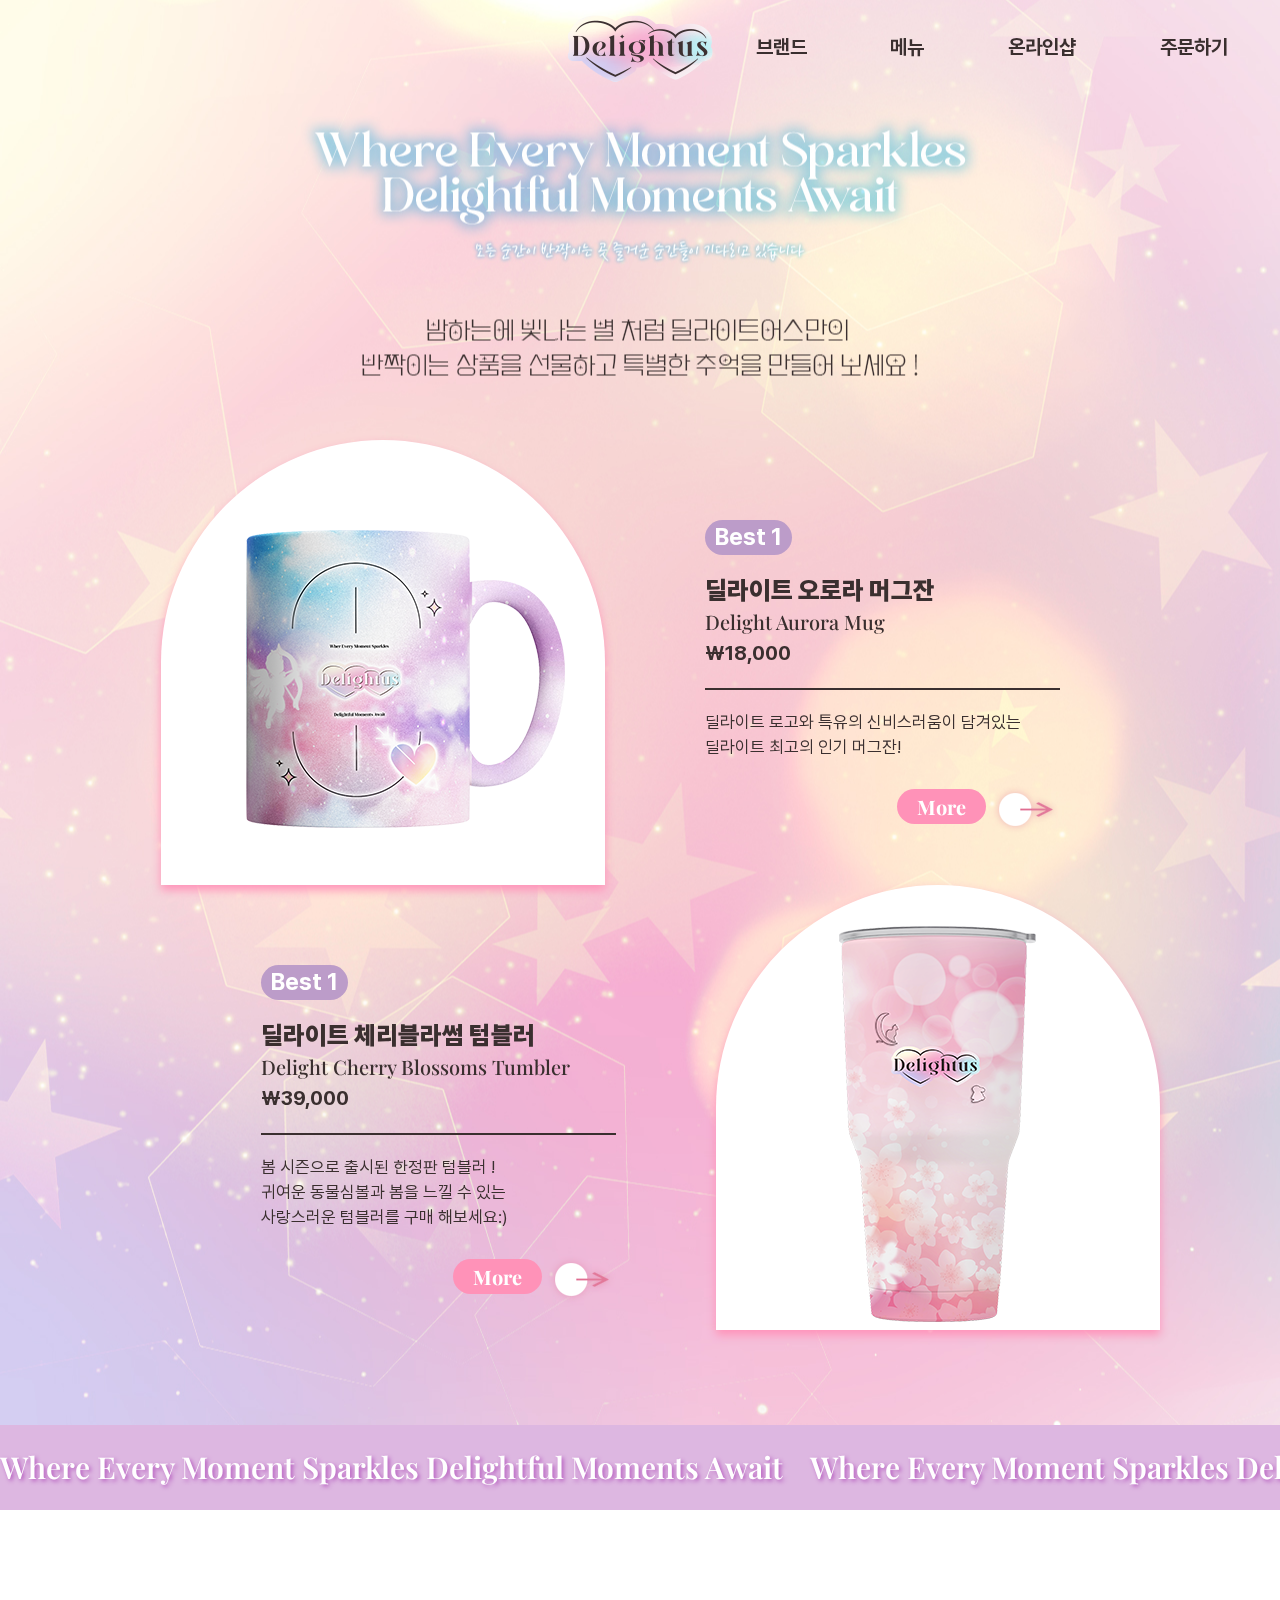
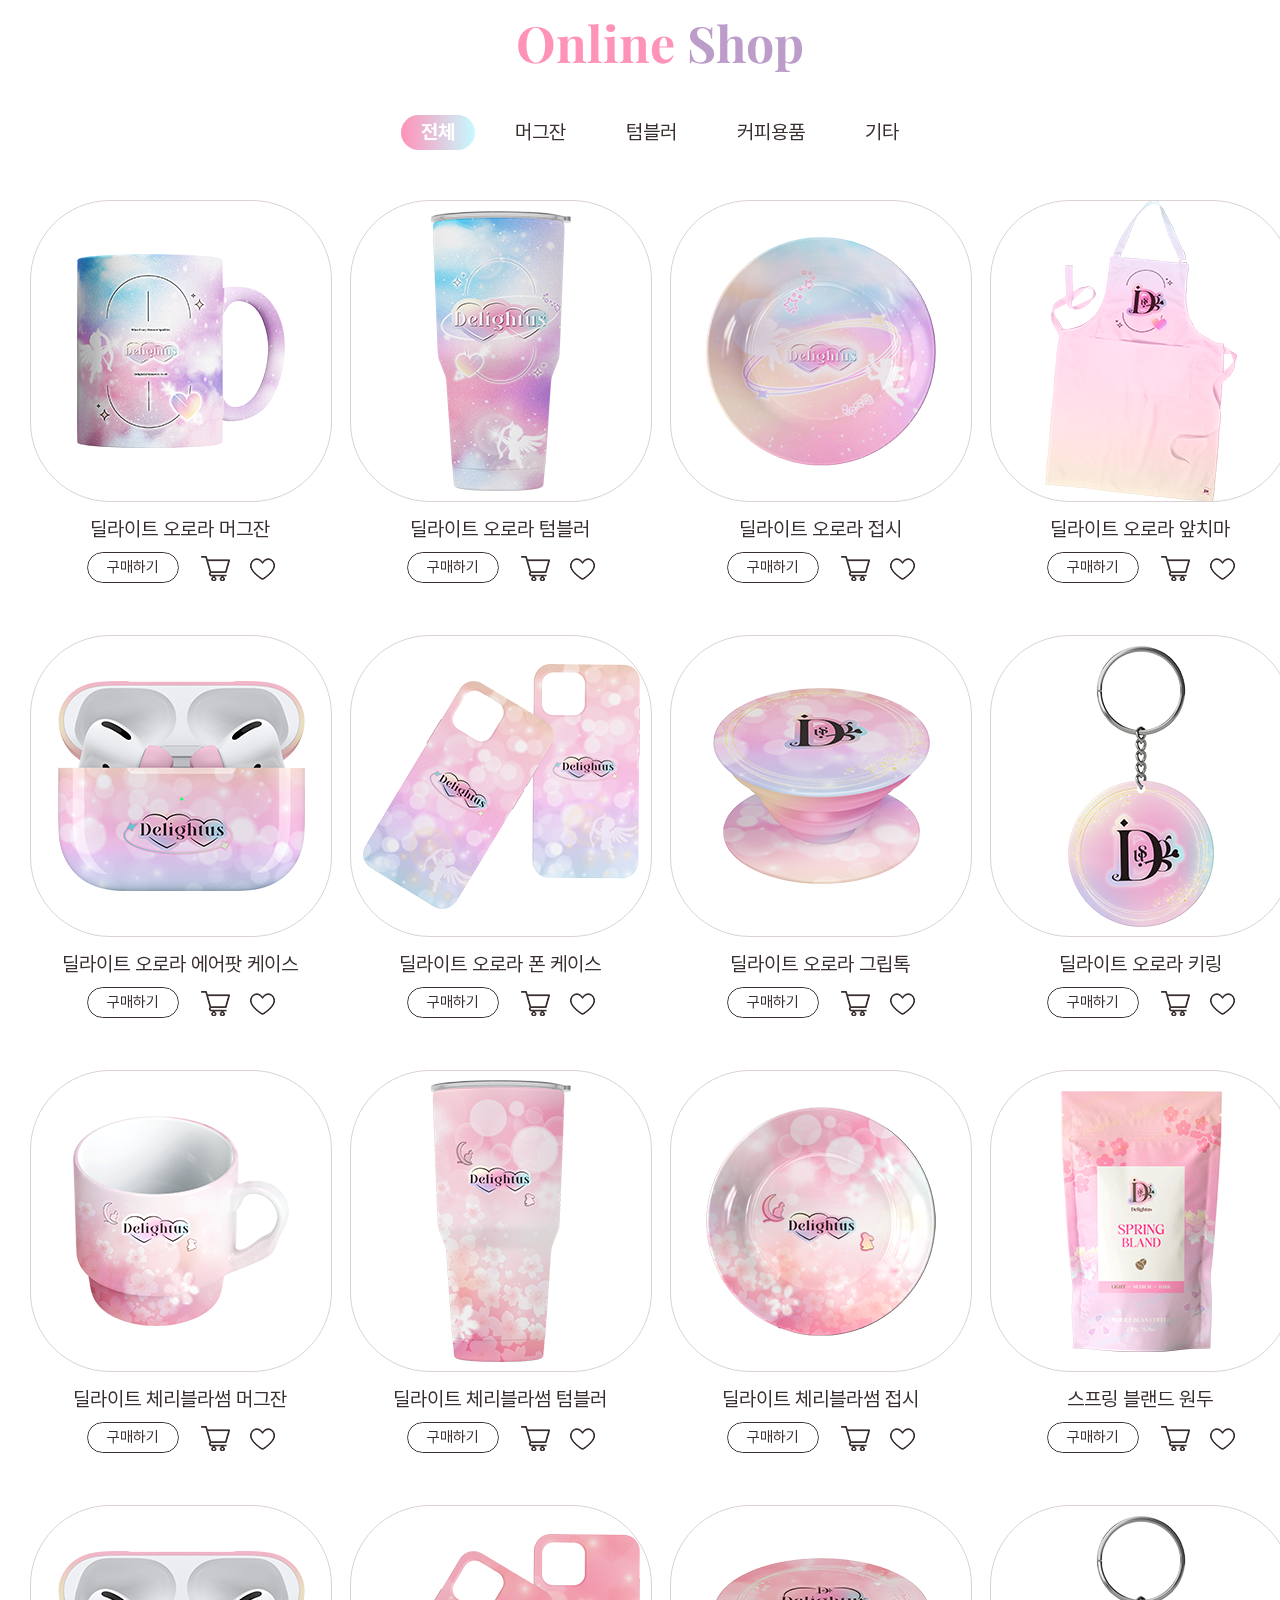
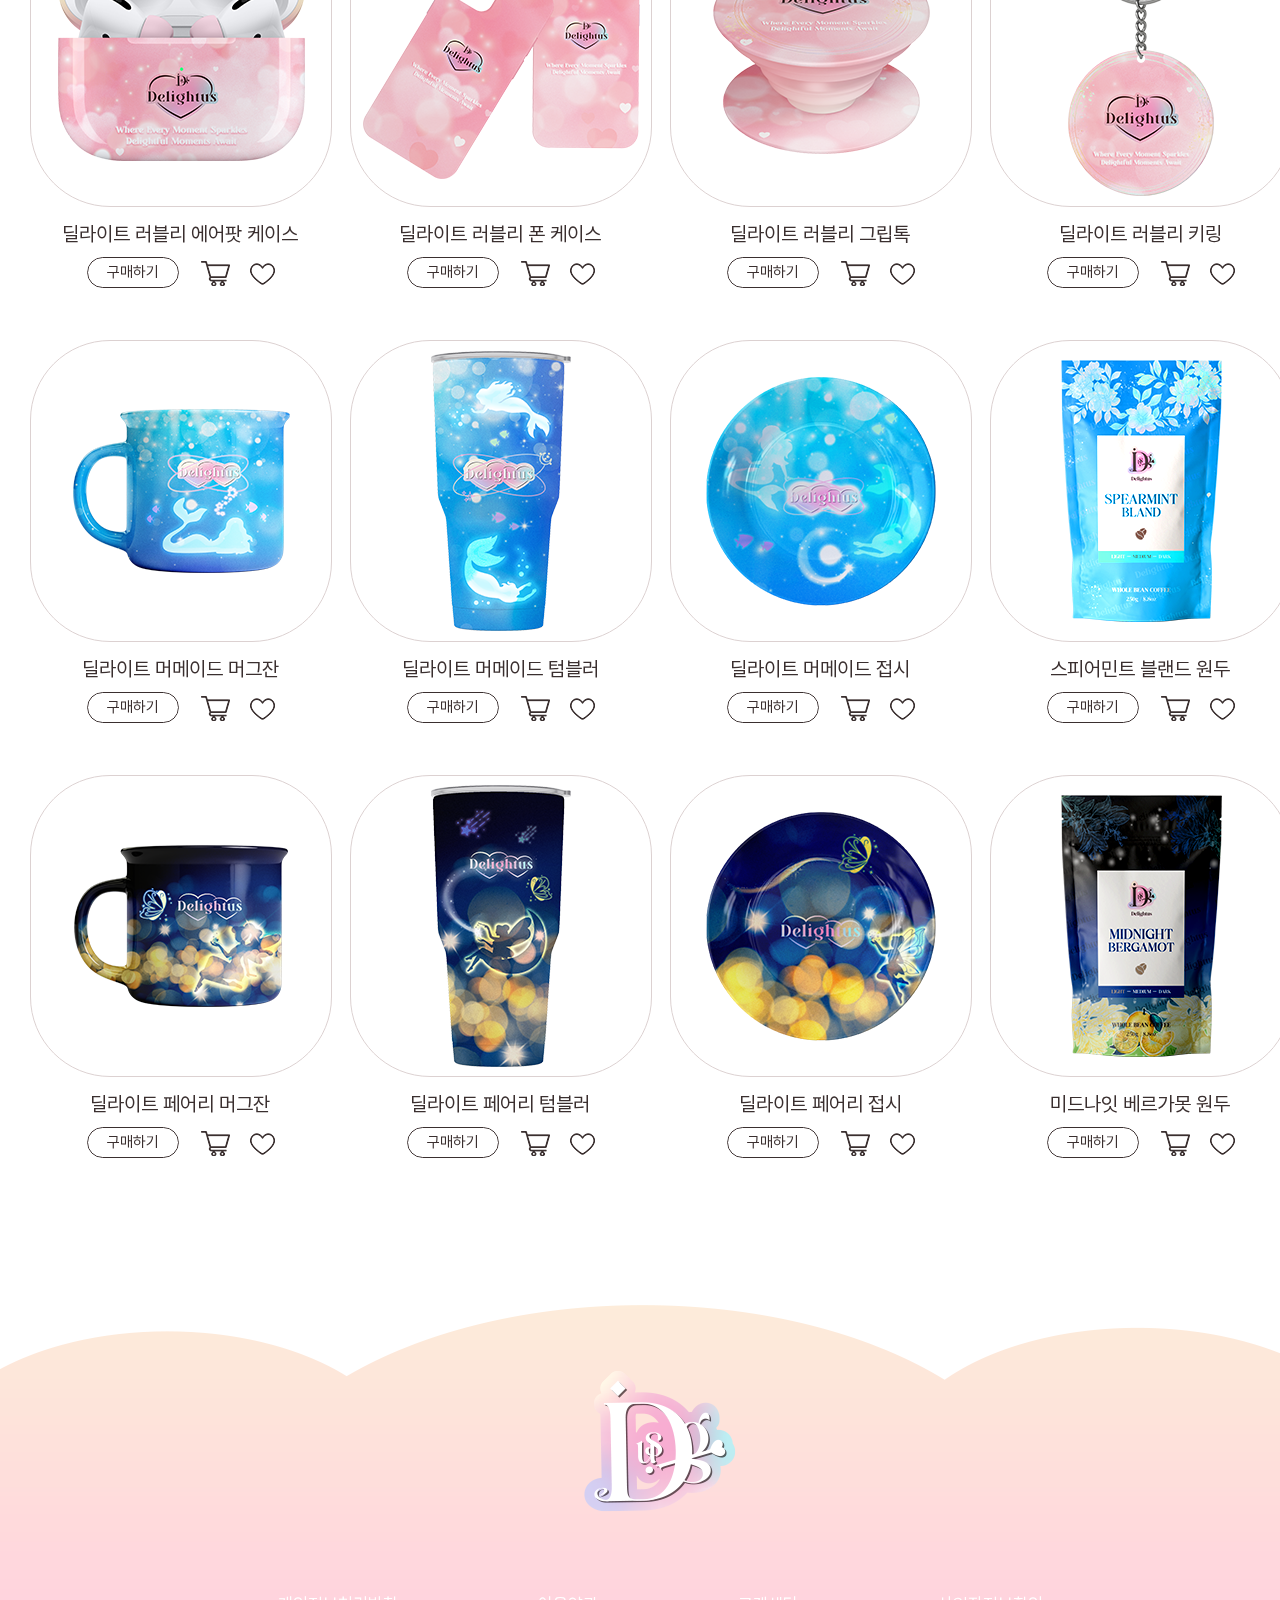
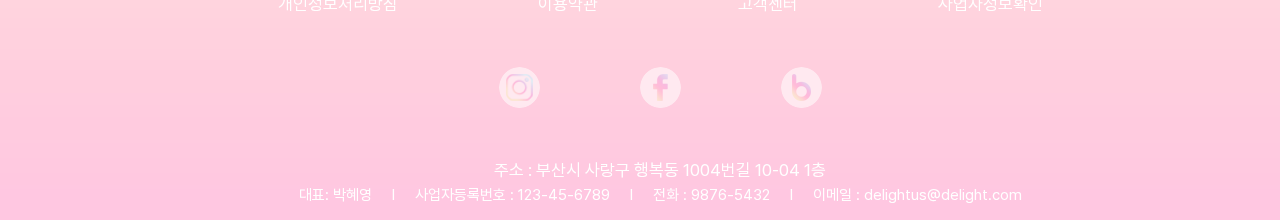
<file: sub3.html>
<!DOCTYPE html>
<html lang="ko">

<head>
    <meta charset="UTF-8">
    <meta name="viewport" content="width=1450">
    <title>Delightus</title>
    <!-- Link Swiper's CSS -->
    <link rel="stylesheet" href="https://cdn.jsdelivr.net/npm/swiper@11/swiper-bundle.min.css" />
    <!-- 폰트링크 -->
    <link rel="preconnect" href="https://fonts.googleapis.com">
    <link rel="preconnect" href="https://fonts.gstatic.com" crossorigin>
    <link
        href="https://fonts.googleapis.com/css2?family=Playfair+Display:ital,wght@0,400;0,500;0,600;0,700;0,800;0,900;1,400;1,500;1,600;1,700;1,800;1,900&display=swap"
        rel="stylesheet">
    <link rel="stylesheet" href="./fonts/pretendard.css">
    <!-- aos링크 -->
    <link href="https://unpkg.com/aos@2.3.1/dist/aos.css" rel="stylesheet">
    <script src="https://unpkg.com/aos@2.3.1/dist/aos.js"></script>
    <!-- CSS -->
    <link rel="stylesheet" href="./css/sub3.css">
    <!-- 파비콘 -->
    <link rel="shortcut icon" href="./images/favicon.ico" type="image/x-icon">
</head>
</head>

<body>
    <div id="header">
        <div class="header_inner">
            <h1>
                <a href="./index.html"><img src="./images/main_logo.png" alt="메인로고"></a>
            </h1>
            <ul class="header_menu">
                <li>
                    <img src="./images/heart.png" alt="하트아이콘" class="heart_icon">
                    <a href="./sub0.html">브랜드</a>
                    <div class="sub">
                        <ol>
                            <li><a href="./sub0.html#2pg">브랜드 소개</a></li>
                            <li><a href="./sub0.html#7pg">로고 소개</a></li>
                            <li><a href="./sub0.html#9pg">오시는 길</a></li>
                        </ol>
                    </div>
                </li>
                <li>
                    <img src="./images/heart.png" alt="하트아이콘" class="heart_icon">
                    <a href="./sub1.html">메뉴</a>
                    <div class="sub">
                        <ol>
                            <li><a href="./sub1.html">디저트</a></li>
                            <li><a href="./sub2.html">음료</a></li>
                        </ol>
                    </div>
                </li>
                <li>
                    <img src="./images/heart.png" alt="하트아이콘" class="heart_icon">
                    <a href="./sub3.html">온라인샵</a>
                    <div class="sub sub_move">
                        <ol>
                            <li><a href="#tab_2">머그잔</a></li>
                            <li><a href="#tab3">텀블러</a></li>
                            <li><a href="#tab4">커피용품</a></li>
                            <li><a href="#tab5">기타</a></li>
                        </ol>
                    </div>
                </li>
                <li>
                    <img src="./images/heart.png" alt="하트아이콘" class="heart_icon"><a href="./sub4.html">주문하기</a>
                    <div class="sub">
                        <ol>
                            <li><a href="sub4.html#4thPage">예약픽업</a></li>
                            <li><a href="sub4.html#4thPage/1" class="delivery_order">택배주문</a></li>
                        </ol>
                    </div>
                </li>
            </ul>
        </div><!--header_inner-->
    </div><!--header-->

    <div id="best_item">
        <div class="best_inner">
            <div class="item_box">
                <div class="best_img">
                    <img src="./images/online/mug.png" alt="베스트 머그" class="best_mug">
                    <div class="scale"></div>
                </div>
                <div class="best_text">
                    <h3>Best 1</h3>
                    <p class="text1">
                        <b>딜라이트 오로라 머그잔</b> <br>
                        <span>Delight Aurora Mug</span> <br>
                        ₩18,000
                    </p>
                    <p class="text2">
                        딜라이트 로고와 특유의 신비스러움이 담겨있는 <br>
                        딜라이트 최고의 인기 머그잔!
                    </p>
                    <div class="more_btn">
                        <a href="#tab_1" class="more_text">More</a>
                        <a href="#tab_1" class="more_"><img src="./images/online/more.png" alt="more버튼"></a>
                    </div>
                </div>
            </div>
            <div class="item_box">
                <div class="best_text">
                    <h3>Best 1</h3>
                    <p class="text1">
                        <b>딜라이트 체리블라썸 텀블러</b> <br>
                        <span>Delight Cherry Blossoms Tumbler</span> <br>
                        ₩39,000
                    </p>
                    <p class="text2">
                        봄 시즌으로 출시된 한정판 텀블러 ! <br>
                        귀여운 동물심볼과 봄을 느낄 수 있는 <br>
                        사랑스러운 텀블러를 구매 해보세요:)
                    </p>
                    <div class="more_btn">
                        <a href="#tab_1" class="more_text">More</a>
                        <a href="#tab_1" class="more_"><img src="./images/online/more.png" alt="more버튼"></a>
                    </div>
                </div>
                <div class="best_img">
                    <img src="./images/online/tumbler.png" alt="베스트 텀블러">
                    <div class="scale2"></div>
                </div>
            </div>
        </div><!--best_inner-->
    </div><!--best_item-->

    <div id="flow_box">
        <div class="flow_text">
            <p class="text_slide">
                Where Every Moment Sparkles Delightful Moments Await &nbsp;&nbsp; Where Every Moment Sparkles Delightful
                Moments
                Await &nbsp;&nbsp; Where Every Moment Sparkles Delightful Moments Await
            </p>
            <p class="text_slide">
                Where Every Moment Sparkles Delightful Moments Await &nbsp;&nbsp;Where Every Moment Sparkles Delightful
                Moments
                Await &nbsp;&nbsp; Where Every Moment Sparkles Delightful Moments Await
            </p>
        </div>
    </div><!--flow_box-->

    <div id="background">

        <div class="night">
            <div class="star"></div>
            <div class="star"></div>
            <div class="star"></div>
            <div class="star"></div>
            <div class="star"></div>
            <div class="star"></div>
            <div class="star"></div>
            <div class="star"></div>
            <div class="star"></div>
            <div class="star"></div>
            <div class="star"></div>
            <div class="star"></div>
            <div class="star"></div>
            <div class="star"></div>
            <div class="star"></div>
            <div class="star"></div>
            <div class="star"></div>
            <div class="star"></div>
            <div class="star"></div>
            <div class="star"></div>
        </div>

        <div id="menu">
            <h1>Online <span>Shop</span></h1>

            <div id="wrapper">
                <ul class="tabs1">
                    <li><a href="#tab_1">전체</a></li>
                    <li><a href="#tab_2">머그잔</a></li>
                    <li><a href="#tab3">텀블러</a></li>
                    <li><a href="#tab4">커피용품</a></li>
                    <li><a href="#tab5">기타</a></li>
                </ul>


                <div class="tab_container1">
                    <div id="tab_1" class="tab_content1"><!--첫번째 탭부분-->
                        <div class="menu_box">
                            <a href="./sub4.html#5thPage/1">
                                <div class="menu_img all1">
                                    <img src="./images/online/o_mug.png" alt="오로라머그">
                                    <h4>18,000원</h4>
                                    <div class="color_box"></div>
                                </div>
                                <p class="p_color1">딜라이트 오로라 머그잔</p>
                            </a>
                            <ol class="byuing">
                                <li class="button3"><a href="./sub4.html#5thPage/1">구매하기</a></li>
                                <li><img src="./images/sub_menu/cart.png" alt="장바구니" class="cart_icon"></li>
                                <li><img src="./images/sub_menu/hart.png" alt="찜" class="hart_icon_"></li>
                            </ol>
                        </div><!--menu_box1-->
                        <div class="menu_box">
                            <a href="./sub4.html#5thPage/1">
                                <div class="menu_img all2">
                                    <img src="./images/online/o_tumbler.png" alt="오로라텀블러">
                                    <h4>29,000원</h4>
                                    <div class="color_box"></div>
                                </div>
                                <p class="p_color2">딜라이트 오로라 텀블러</p>
                            </a>
                            <ol class="byuing">
                                <li class="button3"><a href="./sub4.html#5thPage/1">구매하기</a></li>
                                <li><img src="./images/sub_menu/cart.png" alt="장바구니" class="cart_icon"></li>
                                <li><img src="./images/sub_menu/hart.png" alt="찜" class="hart_icon_"></li>
                            </ol>
                        </div><!--menu_box2-->
                        <div class="menu_box">
                            <a href="./sub4.html#5thPage/1">
                                <div class="menu_img all3">
                                    <img src="./images/online/o_plate.png" alt="오로라접시">
                                    <h4>15,000원</h4>
                                    <div class="color_box"></div>
                                </div>
                                <p class="p_color3">딜라이트 오로라 접시</p>
                            </a>
                            <ol class="byuing">
                                <li class="button3"><a href="./sub4.html#5thPage/1">구매하기</a></li>
                                <li><img src="./images/sub_menu/cart.png" alt="장바구니" class="cart_icon"></li>
                                <li><img src="./images/sub_menu/hart.png" alt="찜" class="hart_icon_"></li>
                            </ol>
                        </div><!--menu_box3-->
                        <div class="menu_box">
                            <a href="./sub4.html#5thPage/1">
                                <div class="menu_img all4">
                                    <img src="./images/online/o_apron.png" alt="오로라 앞치마">
                                    <h4>13,000원</h4>
                                    <div class="color_box"></div>
                                </div>
                                <p class="p_color4">딜라이트 오로라 앞치마</p>
                            </a>
                            <ol class="byuing">
                                <li class="button3"><a href="./sub4.html#5thPage/1">구매하기</a></li>
                                <li><img src="./images/sub_menu/cart.png" alt="장바구니" class="cart_icon"></li>
                                <li><img src="./images/sub_menu/hart.png" alt="찜" class="hart_icon_"></li>
                            </ol>
                        </div><!--menu_box4-->
                        <div class="menu_box">
                            <a href="./sub4.html#5thPage/1">
                                <div class="menu_img all5">
                                    <img src="./images/online/o_airpat.png" alt="오로라 에어팟">
                                    <h4>16,000원</h4>
                                    <div class="color_box"></div>
                                </div>
                                <p class="p_color5">딜라이트 오로라 에어팟 케이스</p>
                            </a>
                            <ol class="byuing">
                                <li class="button3"><a href="./sub4.html#5thPage/1">구매하기</a></li>
                                <li><img src="./images/sub_menu/cart.png" alt="장바구니" class="cart_icon"></li>
                                <li><img src="./images/sub_menu/hart.png" alt="찜" class="hart_icon_"></li>
                            </ol>
                        </div><!--menu_box5-->
                        <div class="menu_box">
                            <a href="./sub4.html#5thPage/1">
                                <div class="menu_img all6">
                                    <img src="./images/online/o_case.png" alt="오로라 케이스">
                                    <h4>21,000원</h4>
                                    <div class="color_box"></div>
                                </div>
                                <p class="p_color6">딜라이트 오로라 폰 케이스</p>
                            </a>
                            <ol class="byuing">
                                <li class="button3"><a href="./sub4.html#5thPage/1">구매하기</a></li>
                                <li><img src="./images/sub_menu/cart.png" alt="장바구니" class="cart_icon"></li>
                                <li><img src="./images/sub_menu/hart.png" alt="찜" class="hart_icon_"></li>
                            </ol>
                        </div><!--menu_box6-->
                        <div class="menu_box">
                            <a href="./sub4.html#5thPage/1">
                                <div class="menu_img all7">
                                    <img src="./images/online/o_grip.png" alt="오로라그립톡">
                                    <h4>10,000원</h4>
                                    <div class="color_box"></div>
                                </div>
                                <p class="p_color7">딜라이트 오로라 그립톡</p>
                            </a>
                            <ol class="byuing">
                                <li class="button3"><a href="./sub4.html#5thPage/1">구매하기</a></li>
                                <li><img src="./images/sub_menu/cart.png" alt="장바구니" class="cart_icon"></li>
                                <li><img src="./images/sub_menu/hart.png" alt="찜" class="hart_icon_"></li>
                            </ol>
                        </div><!--menu_box7-->
                        <div class="menu_box">
                            <a href="./sub4.html#5thPage/1">
                                <div class="menu_img all8">
                                    <img src="./images/online/o_keyring.png" alt="오로라키링">
                                    <h4>9,000원</h4>
                                    <div class="color_box"></div>
                                </div>
                                <p class="p_color8">딜라이트 오로라 키링</p>
                            </a>
                            <ol class="byuing">
                                <li class="button3"><a href="./sub4.html#5thPage/1">구매하기</a></li>
                                <li><img src="./images/sub_menu/cart.png" alt="장바구니" class="cart_icon"></li>
                                <li><img src="./images/sub_menu/hart.png" alt="찜" class="hart_icon_"></li>
                            </ol>
                        </div><!--menu_box8-->
                        <div class="menu_box">
                            <a href="./sub4.html#5thPage/1">
                                <div class="menu_img all9">
                                    <img src="./images/online/c_mug.png" alt="블라썸머그">
                                    <h4>20,000원</h4>
                                    <div class="color_box"></div>
                                </div>
                                <p class="p_color9">딜라이트 체리블라썸 머그잔</p>
                            </a>
                            <ol class="byuing">
                                <li class="button3"><a href="./sub4.html#5thPage/1">구매하기</a></li>
                                <li><img src="./images/sub_menu/cart.png" alt="장바구니" class="cart_icon"></li>
                                <li><img src="./images/sub_menu/hart.png" alt="찜" class="hart_icon_"></li>
                            </ol>
                        </div><!--menu_box9-->
                        <div class="menu_box">
                            <a href="./sub4.html#5thPage/1">
                                <div class="menu_img all10">
                                    <img src="./images/online/c_tumbler.png" alt="블라썸텀블러">
                                    <h4>39,000원</h4>
                                    <div class="color_box"></div>
                                </div>
                                <p class="p_color10">딜라이트 체리블라썸 텀블러</p>
                            </a>
                            <ol class="byuing">
                                <li class="button3"><a href="./sub4.html#5thPage/1">구매하기</a></li>
                                <li><img src="./images/sub_menu/cart.png" alt="장바구니" class="cart_icon"></li>
                                <li><img src="./images/sub_menu/hart.png" alt="찜" class="hart_icon_"></li>
                            </ol>
                        </div><!--menu_box10-->
                        <div class="menu_box">
                            <a href="./sub4.html#5thPage/1">
                                <div class="menu_img all11">
                                    <img src="./images/online/c_plate.png" alt="블라썸접시">
                                    <h4>18,000원</h4>
                                    <div class="color_box"></div>
                                </div>
                                <p class="p_color11">딜라이트 체리블라썸 접시</p>
                            </a>
                            <ol class="byuing">
                                <li class="button3"><a href="./sub4.html#5thPage/1">구매하기</a></li>
                                <li><img src="./images/sub_menu/cart.png" alt="장바구니" class="cart_icon"></li>
                                <li><img src="./images/sub_menu/hart.png" alt="찜" class="hart_icon_"></li>
                            </ol>
                        </div><!--menu_box11-->
                        <div class="menu_box">
                            <a href="./sub4.html#5thPage/1">
                                <div class="menu_img all12">
                                    <img src="./images/online/spring_bean.png" alt="스프링원두">
                                    <h4>12,000원</h4>
                                    <div class="color_box"></div>
                                </div>
                                <p class="p_color12">스프링 블랜드 원두</p>
                            </a>
                            <ol class="byuing">
                                <li class="button3"><a href="./sub4.html#5thPage/1">구매하기</a></li>
                                <li><img src="./images/sub_menu/cart.png" alt="장바구니" class="cart_icon"></li>
                                <li><img src="./images/sub_menu/hart.png" alt="찜" class="hart_icon_"></li>
                            </ol>
                        </div><!--menu_box12-->
                        <div class="menu_box">
                            <a href="./sub4.html#5thPage/1">
                                <div class="menu_img all13">
                                    <img src="./images/online/lovely_airpat.png" alt="러블리에어팟">
                                    <h4>16,000원</h4>
                                    <div class="color_box"></div>
                                </div>
                                <p class="p_color13">딜라이트 러블리 에어팟 케이스</p>
                            </a>
                            <ol class="byuing">
                                <li class="button3"><a href="./sub4.html#5thPage/1">구매하기</a></li>
                                <li><img src="./images/sub_menu/cart.png" alt="장바구니" class="cart_icon"></li>
                                <li><img src="./images/sub_menu/hart.png" alt="찜" class="hart_icon_"></li>
                            </ol>
                        </div><!--menu_box13-->
                        <div class="menu_box">
                            <a href="./sub4.html#5thPage/1">
                                <div class="menu_img all14">
                                    <img src="./images/online/lovely_case.png" alt="러블리케이스">
                                    <h4>21,000원</h4>
                                    <div class="color_box"></div>
                                </div>
                                <p class="p_color14">딜라이트 러블리 폰 케이스</p>
                            </a>
                            <ol class="byuing">
                                <li class="button3"><a href="./sub4.html#5thPage/1">구매하기</a></li>
                                <li><img src="./images/sub_menu/cart.png" alt="장바구니" class="cart_icon"></li>
                                <li><img src="./images/sub_menu/hart.png" alt="찜" class="hart_icon_"></li>
                            </ol>
                        </div><!--menu_box14-->
                        <div class="menu_box">
                            <a href="./sub4.html#5thPage/1">
                                <div class="menu_img all15">
                                    <img src="./images/online/lovely_grip.png" alt="러블리그립톡">
                                    <h4>10,000원</h4>
                                    <div class="color_box"></div>
                                </div>
                                <p class="p_color15">딜라이트 러블리 그립톡</p>
                            </a>
                            <ol class="byuing">
                                <li class="button3"><a href="./sub4.html#5thPage/1">구매하기</a></li>
                                <li><img src="./images/sub_menu/cart.png" alt="장바구니" class="cart_icon"></li>
                                <li><img src="./images/sub_menu/hart.png" alt="찜" class="hart_icon_"></li>
                            </ol>
                        </div><!--menu_box15-->
                        <div class="menu_box">
                            <a href="./sub4.html#5thPage/1">
                                <div class="menu_img all16">
                                    <img src="./images/online/lovely_keyring.png" alt="러블리키링">
                                    <h4>9,000원</h4>
                                    <div class="color_box"></div>
                                </div>
                                <p class="p_color16">딜라이트 러블리 키링</p>
                            </a>
                            <ol class="byuing">
                                <li class="button3"><a href="./sub4.html#5thPage/1">구매하기</a></li>
                                <li><img src="./images/sub_menu/cart.png" alt="장바구니" class="cart_icon"></li>
                                <li><img src="./images/sub_menu/hart.png" alt="찜" class="hart_icon_"></li>
                            </ol>
                        </div><!--menu_box16-->
                        <div class="menu_box">
                            <a href="./sub4.html#5thPage/1">
                                <div class="menu_img all17">
                                    <img src="./images/online/m_mug.png" alt="인어머그">
                                    <h4>18,000원</h4>
                                    <div class="color_box"></div>
                                </div>
                                <p class="p_color17">딜라이트 머메이드 머그잔</p>
                            </a>
                            <ol class="byuing">
                                <li class="button3"><a href="./sub4.html#5thPage/1">구매하기</a></li>
                                <li><img src="./images/sub_menu/cart.png" alt="장바구니" class="cart_icon"></li>
                                <li><img src="./images/sub_menu/hart.png" alt="찜" class="hart_icon_"></li>
                            </ol>
                        </div><!--menu_box17-->
                        <div class="menu_box">
                            <a href="./sub4.html#5thPage/1">
                                <div class="menu_img all18">
                                    <img src="./images/online/m_tumbler.png" alt="인어텀블러">
                                    <h4>38,000원</h4>
                                    <div class="color_box"></div>
                                </div>
                                <p class="p_color18">딜라이트 머메이드 텀블러</p>
                            </a>
                            <ol class="byuing">
                                <li class="button3"><a href="./sub4.html#5thPage/1">구매하기</a></li>
                                <li><img src="./images/sub_menu/cart.png" alt="장바구니" class="cart_icon"></li>
                                <li><img src="./images/sub_menu/hart.png" alt="찜" class="hart_icon_"></li>
                            </ol>
                        </div><!--menu_box18-->
                        <div class="menu_box">
                            <a href="./sub4.html#5thPage/1">
                                <div class="menu_img all19">
                                    <img src="./images/online/m_plate.png" alt="인어접시">
                                    <h4>16,000원</h4>
                                    <div class="color_box"></div>
                                </div>
                                <p class="p_color19">딜라이트 머메이드 접시</p>
                            </a>
                            <ol class="byuing">
                                <li class="button3"><a href="./sub4.html#5thPage/1">구매하기</a></li>
                                <li><img src="./images/sub_menu/cart.png" alt="장바구니" class="cart_icon"></li>
                                <li><img src="./images/sub_menu/hart.png" alt="찜" class="hart_icon_"></li>
                            </ol>
                        </div><!--menu_box19-->
                        <div class="menu_box">
                            <a href="./sub4.html#5thPage/1">
                                <div class="menu_img all20">
                                    <img src="./images/online/speamint_bean.png" alt="스피어민트원두">
                                    <h4>12,000원</h4>
                                    <div class="color_box"></div>
                                </div>
                                <p class="p_color20">스피어민트 블랜드 원두</p>
                            </a>
                            <ol class="byuing">
                                <li class="button3"><a href="./sub4.html#5thPage/1">구매하기</a></li>
                                <li><img src="./images/sub_menu/cart.png" alt="장바구니" class="cart_icon"></li>
                                <li><img src="./images/sub_menu/hart.png" alt="찜" class="hart_icon_"></li>
                            </ol>
                        </div><!--menu_box20-->
                        <div class="menu_box">
                            <a href="./sub4.html#5thPage/1">
                                <div class="menu_img all21">
                                    <img src="./images/online/p_mug.png" alt="요정머그">
                                    <h4>18,000원</h4>
                                    <div class="color_box"></div>
                                </div>
                                <p class="p_color21">딜라이트 페어리 머그잔</p>
                            </a>
                            <ol class="byuing">
                                <li class="button3"><a href="./sub4.html#5thPage/1">구매하기</a></li>
                                <li><img src="./images/sub_menu/cart.png" alt="장바구니" class="cart_icon"></li>
                                <li><img src="./images/sub_menu/hart.png" alt="찜" class="hart_icon_"></li>
                            </ol>
                        </div><!--menu_box21-->
                        <div class="menu_box">
                            <a href="./sub4.html#5thPage/1">
                                <div class="menu_img all22">
                                    <img src="./images/online/p_tumbler.png" alt="요정텀블러">
                                    <h4>38,000원</h4>
                                    <div class="color_box"></div>
                                </div>
                                <p class="p_color22">딜라이트 페어리 텀블러</p>
                            </a>
                            <ol class="byuing">
                                <li class="button3"><a href="./sub4.html#5thPage/1">구매하기</a></li>
                                <li><img src="./images/sub_menu/cart.png" alt="장바구니" class="cart_icon"></li>
                                <li><img src="./images/sub_menu/hart.png" alt="찜" class="hart_icon_"></li>
                            </ol>
                        </div><!--menu_box22-->
                        <div class="menu_box">
                            <a href="./sub4.html#5thPage/1">
                                <div class="menu_img all23">
                                    <img src="./images/online/p_plate.png" alt="요정접시">
                                    <h4>16,000원</h4>
                                    <div class="color_box"></div>
                                </div>
                                <p class="p_color23">딜라이트 페어리 접시</p>
                            </a>
                            <ol class="byuing">
                                <li class="button3"><a href="./sub4.html#5thPage/1">구매하기</a></li>
                                <li><img src="./images/sub_menu/cart.png" alt="장바구니" class="cart_icon"></li>
                                <li><img src="./images/sub_menu/hart.png" alt="찜" class="hart_icon_"></li>
                            </ol>
                        </div><!--menu_box23-->
                        <div class="menu_box">
                            <a href="./sub4.html#5thPage/1">
                                <div class="menu_img all24">
                                    <img src="./images/online/bergamot_bean.png" alt="베르가못원두">
                                    <h4>12,000원</h4>
                                    <div class="color_box"></div>
                                </div>
                                <p class="p_color24">미드나잇 베르가못 원두</p>
                            </a>
                            <ol class="byuing">
                                <li class="button3"><a href="./sub4.html#5thPage/1">구매하기</a></li>
                                <li><img src="./images/sub_menu/cart.png" alt="장바구니" class="cart_icon"></li>
                                <li><img src="./images/sub_menu/hart.png" alt="찜" class="hart_icon_"></li>
                            </ol>
                        </div><!--menu_box24-->
                    </div><!--tab1-->

                    <div id="tab_2" class="tab_content1"><!--2번째 탭부분-->
                        <div class="menu_box">
                            <a href="./sub4.html#5thPage/1">
                                <div class="menu_img all1">
                                    <img src="./images/online/o_mug.png" alt="오로라머그">
                                    <h4>18,000원</h4>
                                    <div class="color_box"></div>
                                </div>
                                <p class="p_color1">딜라이트 오로라 머그잔</p>
                            </a>
                            <ol class="byuing">
                                <li class="button3"><a href="./sub4.html#5thPage/1">구매하기</a></li>
                                <li><img src="./images/sub_menu/cart.png" alt="장바구니" class="cart_icon"></li>
                                <li><img src="./images/sub_menu/hart.png" alt="찜" class="hart_icon_"></li>
                            </ol>
                        </div><!--menu_box1-->
                        <div class="menu_box">
                            <a href="./sub4.html#5thPage/1">
                                <div class="menu_img all9">
                                    <img src="./images/online/c_mug.png" alt="블라썸머그">
                                    <h4>20,000원</h4>
                                    <div class="color_box"></div>
                                </div>
                                <p class="p_color9">딜라이트 체리블라썸 머그잔</p>
                            </a>
                            <ol class="byuing">
                                <li class="button3"><a href="./sub4.html#5thPage/1">구매하기</a></li>
                                <li><img src="./images/sub_menu/cart.png" alt="장바구니" class="cart_icon"></li>
                                <li><img src="./images/sub_menu/hart.png" alt="찜" class="hart_icon_"></li>
                            </ol>
                        </div><!--menu_box9-->
                        <div class="menu_box">
                            <a href="./sub4.html#5thPage/1">
                                <div class="menu_img all17">
                                    <img src="./images/online/m_mug.png" alt="인어머그">
                                    <h4>18,000원</h4>
                                    <div class="color_box"></div>
                                </div>
                                <p class="p_color17">딜라이트 머메이드 머그잔</p>
                            </a>
                            <ol class="byuing">
                                <li class="button3"><a href="./sub4.html#5thPage/1">구매하기</a></li>
                                <li><img src="./images/sub_menu/cart.png" alt="장바구니" class="cart_icon"></li>
                                <li><img src="./images/sub_menu/hart.png" alt="찜" class="hart_icon_"></li>
                            </ol>
                        </div><!--menu_box17-->
                        <div class="menu_box">
                            <a href="./sub4.html#5thPage/1">
                                <div class="menu_img all21">
                                    <img src="./images/online/p_mug.png" alt="요정머그">
                                    <h4>18,000원</h4>
                                    <div class="color_box"></div>
                                </div>
                                <p class="p_color21">딜라이트 페어리 머그잔</p>
                            </a>
                            <ol class="byuing">
                                <li class="button3"><a href="./sub4.html#5thPage/1">구매하기</a></li>
                                <li><img src="./images/sub_menu/cart.png" alt="장바구니" class="cart_icon"></li>
                                <li><img src="./images/sub_menu/hart.png" alt="찜" class="hart_icon_"></li>
                            </ol>
                        </div><!--menu_box21-->
                    </div><!--tab2-->

                    <div id="tab3" class="tab_content1"><!--3번째 탭부분-->
                        <div class="menu_box">
                            <a href="./sub4.html#5thPage/1">
                                <div class="menu_img all2">
                                    <img src="./images/online/o_tumbler.png" alt="오로라텀블러">
                                    <h4>29,000원</h4>
                                    <div class="color_box"></div>
                                </div>
                                <p class="p_color2">딜라이트 오로라 텀블러</p>
                            </a>
                            <ol class="byuing">
                                <li class="button3"><a href="./sub4.html#5thPage/1">구매하기</a></li>
                                <li><img src="./images/sub_menu/cart.png" alt="장바구니" class="cart_icon"></li>
                                <li><img src="./images/sub_menu/hart.png" alt="찜" class="hart_icon_"></li>
                            </ol>
                        </div><!--menu_box2-->
                        <div class="menu_box">
                            <a href="./sub4.html#5thPage/1">
                                <div class="menu_img all10">
                                    <img src="./images/online/c_tumbler.png" alt="블라썸텀블러">
                                    <h4>39,000원</h4>
                                    <div class="color_box"></div>
                                </div>
                                <p class="p_color10">딜라이트 체리블라썸 텀블러</p>
                            </a>
                            <ol class="byuing">
                                <li class="button3"><a href="./sub4.html#5thPage/1">구매하기</a></li>
                                <li><img src="./images/sub_menu/cart.png" alt="장바구니" class="cart_icon"></li>
                                <li><img src="./images/sub_menu/hart.png" alt="찜" class="hart_icon_"></li>
                            </ol>
                        </div><!--menu_box10-->
                        <div class="menu_box">
                            <a href="./sub4.html#5thPage/1">
                                <div class="menu_img all18">
                                    <img src="./images/online/m_tumbler.png" alt="인어텀블러">
                                    <h4>38,000원</h4>
                                    <div class="color_box"></div>
                                </div>
                                <p class="p_color18">딜라이트 머메이드 텀블러</p>
                            </a>
                            <ol class="byuing">
                                <li class="button3"><a href="./sub4.html#5thPage/1">구매하기</a></li>
                                <li><img src="./images/sub_menu/cart.png" alt="장바구니" class="cart_icon"></li>
                                <li><img src="./images/sub_menu/hart.png" alt="찜" class="hart_icon_"></li>
                            </ol>
                        </div><!--menu_box18-->
                        <div class="menu_box">
                            <a href="./sub4.html#5thPage/1">
                                <div class="menu_img all22">
                                    <img src="./images/online/p_tumbler.png" alt="요정텀블러">
                                    <h4>38,000원</h4>
                                    <div class="color_box"></div>
                                </div>
                                <p class="p_color22">딜라이트 페어리 텀블러</p>
                            </a>
                            <ol class="byuing">
                                <li class="button3"><a href="./sub4.html#5thPage/1">구매하기</a></li>
                                <li><img src="./images/sub_menu/cart.png" alt="장바구니" class="cart_icon"></li>
                                <li><img src="./images/sub_menu/hart.png" alt="찜" class="hart_icon_"></li>
                            </ol>
                        </div><!--menu_box22-->
                    </div><!--tab3-->

                    <div id="tab4" class="tab_content1"><!--4번째 탭부분-->
                        <div class="menu_box">
                            <a href="./sub4.html#5thPage/1">
                                <div class="menu_img all3">
                                    <img src="./images/online/o_plate.png" alt="오로라접시">
                                    <h4>15,000원</h4>
                                    <div class="color_box"></div>
                                </div>
                                <p class="p_color3">딜라이트 오로라 접시</p>
                            </a>
                            <ol class="byuing">
                                <li class="button3"><a href="./sub4.html#5thPage/1">구매하기</a></li>
                                <li><img src="./images/sub_menu/cart.png" alt="장바구니" class="cart_icon"></li>
                                <li><img src="./images/sub_menu/hart.png" alt="찜" class="hart_icon_"></li>
                            </ol>
                        </div><!--menu_box3-->
                        <div class="menu_box">
                            <a href="./sub4.html#5thPage/1">
                                <div class="menu_img all11">
                                    <img src="./images/online/c_plate.png" alt="블라썸접시">
                                    <h4>18,000원</h4>
                                    <div class="color_box"></div>
                                </div>
                                <p class="p_color11">딜라이트 체리블라썸 접시</p>
                            </a>
                            <ol class="byuing">
                                <li class="button3"><a href="./sub4.html#5thPage/1">구매하기</a></li>
                                <li><img src="./images/sub_menu/cart.png" alt="장바구니" class="cart_icon"></li>
                                <li><img src="./images/sub_menu/hart.png" alt="찜" class="hart_icon_"></li>
                            </ol>
                        </div><!--menu_box11-->
                        <div class="menu_box">
                            <a href="./sub4.html#5thPage/1">
                                <div class="menu_img all19">
                                    <img src="./images/online/m_plate.png" alt="인어접시">
                                    <h4>16,000원</h4>
                                    <div class="color_box"></div>
                                </div>
                                <p class="p_color19">딜라이트 머메이드 접시</p>
                            </a>
                            <ol class="byuing">
                                <li class="button3"><a href="./sub4.html#5thPage/1">구매하기</a></li>
                                <li><img src="./images/sub_menu/cart.png" alt="장바구니" class="cart_icon"></li>
                                <li><img src="./images/sub_menu/hart.png" alt="찜" class="hart_icon_"></li>
                            </ol>
                        </div><!--menu_box19-->
                        <div class="menu_box">
                            <a href="./sub4.html#5thPage/1">
                                <div class="menu_img all23">
                                    <img src="./images/online/p_plate.png" alt="요정접시">
                                    <h4>16,000원</h4>
                                    <div class="color_box"></div>
                                </div>
                                <p class="p_color23">딜라이트 페어리 접시</p>
                            </a>
                            <ol class="byuing">
                                <li class="button3"><a href="./sub4.html#5thPage/1">구매하기</a></li>
                                <li><img src="./images/sub_menu/cart.png" alt="장바구니" class="cart_icon"></li>
                                <li><img src="./images/sub_menu/hart.png" alt="찜" class="hart_icon_"></li>
                            </ol>
                        </div><!--menu_box23-->
                        <div class="menu_box">
                            <a href="./sub4.html#5thPage/1">
                                <div class="menu_img all4">
                                    <img src="./images/online/o_apron.png" alt="오로라 앞치마">
                                    <h4>13,000원</h4>
                                    <div class="color_box"></div>
                                </div>
                                <p class="p_color4">딜라이트 오로라 앞치마</p>
                            </a>
                            <ol class="byuing">
                                <li class="button3"><a href="./sub4.html#5thPage/1">구매하기</a></li>
                                <li><img src="./images/sub_menu/cart.png" alt="장바구니" class="cart_icon"></li>
                                <li><img src="./images/sub_menu/hart.png" alt="찜" class="hart_icon_"></li>
                            </ol>
                        </div><!--menu_box4-->
                        <div class="menu_box">
                            <a href="./sub4.html#5thPage/1">
                                <div class="menu_img all12">
                                    <img src="./images/online/spring_bean.png" alt="스프링원두">
                                    <h4>12,000원</h4>
                                    <div class="color_box"></div>
                                </div>
                                <p class="p_color12">스프링 블랜드 원두</p>
                            </a>
                            <ol class="byuing">
                                <li class="button3"><a href="./sub4.html#5thPage/1">구매하기</a></li>
                                <li><img src="./images/sub_menu/cart.png" alt="장바구니" class="cart_icon"></li>
                                <li><img src="./images/sub_menu/hart.png" alt="찜" class="hart_icon_"></li>
                            </ol>
                        </div><!--menu_box12-->
                        <div class="menu_box">
                            <a href="./sub4.html#5thPage/1">
                                <div class="menu_img all20">
                                    <img src="./images/online/speamint_bean.png" alt="스피어민트원두">
                                    <h4>12,000원</h4>
                                    <div class="color_box"></div>
                                </div>
                                <p class="p_color20">스피어민트 블랜드 원두</p>
                            </a>
                            <ol class="byuing">
                                <li class="button3"><a href="./sub4.html#5thPage/1">구매하기</a></li>
                                <li><img src="./images/sub_menu/cart.png" alt="장바구니" class="cart_icon"></li>
                                <li><img src="./images/sub_menu/hart.png" alt="찜" class="hart_icon_"></li>
                            </ol>
                        </div><!--menu_box20-->
                        <div class="menu_box">
                            <a href="./sub4.html#5thPage/1">
                                <div class="menu_img all24">
                                    <img src="./images/online/bergamot_bean.png" alt="베르가못원두">
                                    <h4>12,000원</h4>
                                    <div class="color_box"></div>
                                </div>
                                <p class="p_color24">미드나잇 베르가못 원두</p>
                            </a>
                            <ol class="byuing">
                                <li class="button3"><a href="./sub4.html#5thPage/1">구매하기</a></li>
                                <li><img src="./images/sub_menu/cart.png" alt="장바구니" class="cart_icon"></li>
                                <li><img src="./images/sub_menu/hart.png" alt="찜" class="hart_icon_"></li>
                            </ol>
                        </div><!--menu_box24-->
                    </div><!--tab4-->

                    <div id="tab5" class="tab_content1"><!--마지막 탭부분-->
                        <div class="menu_box">
                            <a href="./sub4.html#5thPage/1">
                                <div class="menu_img all5">
                                    <img src="./images/online/o_airpat.png" alt="오로라 에어팟">
                                    <h4>16,000원</h4>
                                    <div class="color_box"></div>
                                </div>
                                <p class="p_color5">딜라이트 오로라 에어팟 케이스</p>
                            </a>
                            <ol class="byuing">
                                <li class="button3"><a href="./sub4.html#5thPage/1">구매하기</a></li>
                                <li><img src="./images/sub_menu/cart.png" alt="장바구니" class="cart_icon"></li>
                                <li><img src="./images/sub_menu/hart.png" alt="찜" class="hart_icon_"></li>
                            </ol>
                        </div><!--menu_box5-->
                        <div class="menu_box">
                            <a href="./sub4.html#5thPage/1">
                                <div class="menu_img all6">
                                    <img src="./images/online/o_case.png" alt="오로라 케이스">
                                    <h4>21,000원</h4>
                                    <div class="color_box"></div>
                                </div>
                                <p class="p_color6">딜라이트 오로라 폰 케이스</p>
                            </a>
                            <ol class="byuing">
                                <li class="button3"><a href="./sub4.html#5thPage/1">구매하기</a></li>
                                <li><img src="./images/sub_menu/cart.png" alt="장바구니" class="cart_icon"></li>
                                <li><img src="./images/sub_menu/hart.png" alt="찜" class="hart_icon_"></li>
                            </ol>
                        </div><!--menu_box6-->
                        <div class="menu_box">
                            <a href="./sub4.html#5thPage/1">
                                <div class="menu_img all7">
                                    <img src="./images/online/o_grip.png" alt="오로라그립톡">
                                    <h4>10,000원</h4>
                                    <div class="color_box"></div>
                                </div>
                                <p class="p_color7">딜라이트 오로라 그립톡</p>
                            </a>
                            <ol class="byuing">
                                <li class="button3"><a href="./sub4.html#5thPage/1">구매하기</a></li>
                                <li><img src="./images/sub_menu/cart.png" alt="장바구니" class="cart_icon"></li>
                                <li><img src="./images/sub_menu/hart.png" alt="찜" class="hart_icon_"></li>
                            </ol>
                        </div><!--menu_box7-->
                        <div class="menu_box">
                            <a href="./sub4.html#5thPage/1">
                                <div class="menu_img all8">
                                    <img src="./images/online/o_keyring.png" alt="오로라키링">
                                    <h4>9,000원</h4>
                                    <div class="color_box"></div>
                                </div>
                                <p class="p_color8">딜라이트 오로라 키링</p>
                            </a>
                            <ol class="byuing">
                                <li class="button3"><a href="./sub4.html#5thPage/1">구매하기</a></li>
                                <li><img src="./images/sub_menu/cart.png" alt="장바구니" class="cart_icon"></li>
                                <li><img src="./images/sub_menu/hart.png" alt="찜" class="hart_icon_"></li>
                            </ol>
                        </div><!--menu_box8-->
                        <div class="menu_box">
                            <a href="./sub4.html#5thPage/1">
                                <div class="menu_img all13">
                                    <img src="./images/online/lovely_airpat.png" alt="러블리에어팟">
                                    <h4>16,000원</h4>
                                    <div class="color_box"></div>
                                </div>
                                <p class="p_color13">딜라이트 러블리 에어팟 케이스</p>
                            </a>
                            <ol class="byuing">
                                <li class="button3"><a href="./sub4.html#5thPage/1">구매하기</a></li>
                                <li><img src="./images/sub_menu/cart.png" alt="장바구니" class="cart_icon"></li>
                                <li><img src="./images/sub_menu/hart.png" alt="찜" class="hart_icon_"></li>
                            </ol>
                        </div><!--menu_box13-->
                        <div class="menu_box">
                            <a href="./sub4.html#5thPage/1">
                                <div class="menu_img all14">
                                    <img src="./images/online/lovely_case.png" alt="러블리케이스">
                                    <h4>21,000원</h4>
                                    <div class="color_box"></div>
                                </div>
                                <p class="p_color14">딜라이트 러블리 폰 케이스</p>
                            </a>
                            <ol class="byuing">
                                <li class="button3"><a href="./sub4.html#5thPage/1">구매하기</a></li>
                                <li><img src="./images/sub_menu/cart.png" alt="장바구니" class="cart_icon"></li>
                                <li><img src="./images/sub_menu/hart.png" alt="찜" class="hart_icon_"></li>
                            </ol>
                        </div><!--menu_box14-->
                        <div class="menu_box">
                            <a href="./sub4.html#5thPage/1">
                                <div class="menu_img all15">
                                    <img src="./images/online/lovely_grip.png" alt="러블리그립톡">
                                    <h4>10,000원</h4>
                                    <div class="color_box"></div>
                                </div>
                                <p class="p_color15">딜라이트 러블리 그립톡</p>
                            </a>
                            <ol class="byuing">
                                <li class="button3"><a href="./sub4.html#5thPage/1">구매하기</a></li>
                                <li><img src="./images/sub_menu/cart.png" alt="장바구니" class="cart_icon"></li>
                                <li><img src="./images/sub_menu/hart.png" alt="찜" class="hart_icon_"></li>
                            </ol>
                        </div><!--menu_box15-->
                        <div class="menu_box">
                            <a href="./sub4.html#5thPage/1">
                                <div class="menu_img all16">
                                    <img src="./images/online/lovely_keyring.png" alt="러블리키링">
                                    <h4>9,000원</h4>
                                    <div class="color_box"></div>
                                </div>
                                <p class="p_color16">딜라이트 러블리 키링</p>
                            </a>
                            <ol class="byuing">
                                <li class="button3"><a href="./sub4.html#5thPage/1">구매하기</a></li>
                                <li><img src="./images/sub_menu/cart.png" alt="장바구니" class="cart_icon"></li>
                                <li><img src="./images/sub_menu/hart.png" alt="찜" class="hart_icon_"></li>
                            </ol>
                        </div><!--menu_box16-->
                    </div><!--tab 마지막-->
                </div><!--tab_container-->
            </div><!--wrapper-->
        </div><!--menu-->
    </div><!--background-->
    </div><!--rotate_box-->






    <div id="footer">
        <div class="footer_inner">
            <a href="./index.html"><img src="./images/sub_logo2.png" alt="서브로고" class="sub_logo"></a>
            <a href="./index.html"><img src="./images/sub_logo.png" alt="서브로고" class="sub_logo2"></a>
            <ul class="f_flex1">
                <li class="f_content1">개인정보처리방침</li>
                <li class="f_content2">이용약관</li>
                <li class="f_content3">고객센터</li>
                <li class="f_content4">사업자정보확인</li>
            </ul>
            <ol class="f_flex2">
                <li><a href="https://www.instagram.com/" target="_blank"><img src="./images/icon1.png" alt="푸터아이콘1"></a>
                </li>
                <li><a href="https://www.facebook.com/?locale=ko_KR" target="_blank"><img src="./images/icon2.png"
                            alt="푸터아이콘2"></a>
                </li>
                <li><a href="https://section.blog.naver.com/BlogHome.naver?directoryNo=0&currentPage=1&groupId=0"
                        target="_blank"><img src="./images/icon3.png" alt="푸터아이콘3"></a>
                </li>
            </ol>
            <p>주소 : 부산시 사랑구 행복동 1004번길 10-04 1층 </p>
            <ul class="f_flex3">
                <li>대표: 박혜영</li>
                <li>사업자등록번호 : 123-45-6789</li>
                <li>전화 : 9876-5432</li>
                <li>이메일 : delightus@delight.com</li>
            </ul>
            <a href="#best_item" class="top_btn_"><img src="./images/top_btn.png" alt="탑버튼"></a>
        </div>
    </div><!--footer-->



































    <script src="./js/jquery-3.6.0.min.js"></script>
    <script src="./js/script.js"></script>
    <script>
        AOS.init();
    </script>
    <script src="https://code.jquery.com/jquery-1.12.4.min.js"
        integrity="sha256-ZosEbRLbNQzLpnKIkEdrPv7lOy9C27hHQ+Xp8a4MxAQ=" crossorigin="anonymous"></script>
    <!--탭 제이쿼리-->
    <script src="./js/tab3.js"></script>
</body>

</html>
</file>
<file: fonts/pretendard.css>
/*
Copyright (c) 2021 Kil Hyung-jin, with Reserved Font Name Pretendard.
https://github.com/orioncactus/pretendard

This Font Software is licensed under the SIL Open Font License, Version 1.1.
This license is copied below, and is also available with a FAQ at:
http://scripts.sil.org/OFL
*/

@font-face {
	font-family: 'Pretendard';
	font-weight: 900;
	font-display: swap;
	src: local('Pretendard Black'), url('./woff2/Pretendard-Black.woff2') format('woff2'), url('./woff/Pretendard-Black.woff') format('woff');
}

@font-face {
	font-family: 'Pretendard';
	font-weight: 800;
	font-display: swap;
	src: local('Pretendard ExtraBold'), url('./woff2/Pretendard-ExtraBold.woff2') format('woff2'), url('./woff/Pretendard-ExtraBold.woff') format('woff');
}

@font-face {
	font-family: 'Pretendard';
	font-weight: 700;
	font-display: swap;
	src: local('Pretendard Bold'), url('./woff2/Pretendard-Bold.woff2') format('woff2'), url('./woff/Pretendard-Bold.woff') format('woff');
}

@font-face {
	font-family: 'Pretendard';
	font-weight: 600;
	font-display: swap;
	src: local('Pretendard SemiBold'), url('./woff2/Pretendard-SemiBold.woff2') format('woff2'), url('./woff/Pretendard-SemiBold.woff') format('woff');
}

@font-face {
	font-family: 'Pretendard';
	font-weight: 500;
	font-display: swap;
	src: local('Pretendard Medium'), url('./woff2/Pretendard-Medium.woff2') format('woff2'), url('./woff/Pretendard-Medium.woff') format('woff');
}

@font-face {
	font-family: 'Pretendard';
	font-weight: 400;
	font-display: swap;
	src: local('Pretendard Regular'), url('./woff2/Pretendard-Regular.woff2') format('woff2'), url('./woff/Pretendard-Regular.woff') format('woff');
}

@font-face {
	font-family: 'Pretendard';
	font-weight: 300;
	font-display: swap;
	src: local('Pretendard Light'), url('./woff2/Pretendard-Light.woff2') format('woff2'), url('./woff/Pretendard-Light.woff') format('woff');
}

@font-face {
	font-family: 'Pretendard';
	font-weight: 200;
	font-display: swap;
	src: local('Pretendard ExtraLight'), url('./woff2/Pretendard-ExtraLight.woff2') format('woff2'), url('./woff/Pretendard-ExtraLight.woff') format('woff');
}

@font-face {
	font-family: 'Pretendard';
	font-weight: 100;
	font-display: swap;
	src: local('Pretendard Thin'), url('./woff2/Pretendard-Thin.woff2') format('woff2'), url('./woff/Pretendard-Thin.woff') format('woff');
}
</file>
<file: css/style.css>
@charset "utf-8";

* {
    margin: 0;
    padding: 0;
}

ul,
ol {
    list-style: none;
}

a {
    text-decoration: none;
    color: inherit;
}

img,
video,
iframe {
    vertical-align: middle;
}

body {
    font-family: 'Pretendard';
    font-size: 20px;
    line-height: 25px;
    color: #3a2f2f;
    /* font-family: 'Playfair Display', serif; */
}

body::-webkit-scrollbar {
    width: 15px;
}

body::-webkit-scrollbar-thumb {
    background-color: #fff;
    border-radius: 10px;
    background-clip: padding-box;
    border: 2px solid transparent;
}

body::-webkit-scrollbar-track {
    background: linear-gradient(-200deg, #FF92B9 0%, #bc9cc9 25%, #C5FAFF 50%, #FFF2CF 100%);
    border-radius: 10px;
    box-shadow: inset 0px 0px 5px white;
}

/* header */
.header_inner {
    text-align: center;
    position: relative;
    padding-top: 30px;
    position: fixed;
    top: 0;
    left: 0;
    z-index: 50;
    width: 100%;
}

.header_inner h1 {
    position: absolute;
    top: 15px;
    left: 50%;
    transform: translateX(-50%);
}

.header_menu {
    display: flex;
    justify-content: flex-end;
    margin-right: 10px;
}

.header_menu>li {
    font-weight: bold;
    transition: all 0.3s;
}

.btn_pag span {
    background-color: #FF92B9;
}

.header_menu>li:hover {
    color: #FF92B9;
    transition: all 0.3s;
    cursor: pointer;
}

.header_menu>li {
    position: relative;
    padding: 5px 3.3%;
}

.header_menu>li:first-child {
    border-radius: 15.5px 0 0 15.5px;
}

.header_menu>li:last-child {
    border-radius: 0 15.5px 15.5px 0;
}

.heart_icon {
    position: absolute;
    top: -15px;
    right: 50%;
    z-index: 20;
    transform: translate(11px, -50%);
    opacity: 0;
    transition: all 0.3s;
}

.header_menu>li:hover>.heart_icon {
    opacity: 1;
    transition: all 0.3s;
}

.header_menu>li {
    position: relative;
}

.sub {
    position: absolute;
    top: 35px;
    left: 0;
    z-index: 10;
    background-color: #FF92B9;
    color: #fff;
    width: 100%;
    display: none;
}

.sub li {
    padding: 3px 0;
    font-size: 18px;
    font-weight: normal;
}


.sub li:hover {
    background: linear-gradient(to right, #FFF2CF 0%, #FF92B9 50%, #C5FAFF 100%);
    background-position: right center;
    transition: background-position 0.5s;
    background-size: 200% auto;
    font-weight: 700;
}

.sub li:first-child:hover {
    border-radius: 15.5px 15.5px 0 0;
}

.sub li:last-child:hover {
    border-radius: 0 0 15.5px 15.5px;
}

.header_menu.on>li {
    background-color: #fff;
}

/* banner */
#banner img {
    width: 100%;
}


/* 배경효과 [미니버블] */
@keyframes move {
    100% {
        transform: translate3d(0, 0, 1px) rotate(360deg);
    }
}

.background_ {
    opacity: 0;
}

.background_.on {
    position: fixed;
    width: 100vw;
    height: 100vh;
    top: 0;
    left: 0;
    overflow: hidden;
    opacity: 1;
}

.background_ span {
    width: 1vmin;
    height: 1vmin;
    border-radius: 1vmin;
    backface-visibility: hidden;
    position: absolute;
    animation: move;
    animation-duration: 22;
    animation-timing-function: linear;
    animation-iteration-count: infinite;
}


.background_ span:nth-child(0) {
    color: #f280ff;
    top: 91%;
    left: 90%;
    animation-duration: 144s;
    animation-delay: -107s;
    transform-origin: 5vw -14vh;
    box-shadow: -2vmin 0 0.5151336077961095vmin currentColor;
}

.background_ span:nth-child(1) {
    color: #8fe3ff;
    top: 2%;
    left: 63%;
    animation-duration: 35s;
    animation-delay: -119s;
    transform-origin: -17vw -22vh;
    box-shadow: 2vmin 0 0.31779995210388834vmin currentColor;
}

.background_ span:nth-child(2) {
    color: #ff709b;
    top: 64%;
    left: 97%;
    animation-duration: 46s;
    animation-delay: -87s;
    transform-origin: 0vw -16vh;
    box-shadow: -2vmin 0 0.7894910394268781vmin currentColor;
}

.background_ span:nth-child(3) {
    color: #f280ff;
    top: 34%;
    left: 37%;
    animation-duration: 49s;
    animation-delay: -234s;
    transform-origin: 24vw 8vh;
    box-shadow: 2vmin 0 0.5815066145427013vmin currentColor;
}

.background_ span:nth-child(4) {
    color: #ff709b;
    top: 87%;
    left: 13%;
    animation-duration: 243s;
    animation-delay: -53s;
    transform-origin: 14vw 25vh;
    box-shadow: -2vmin 0 0.8851550341430603vmin currentColor;
}

.background_ span:nth-child(5) {
    color: #fff1ad;
    top: 63%;
    left: 6%;
    animation-duration: 218s;
    animation-delay: -228s;
    transform-origin: -12vw 2vh;
    box-shadow: -2vmin 0 1.122362385729431vmin currentColor;
}

.background_ span:nth-child(6) {
    color: #8fe3ff;
    top: 75%;
    left: 93%;
    animation-duration: 216s;
    animation-delay: -118s;
    transform-origin: 2vw -16vh;
    box-shadow: 2vmin 0 1.0968134957011282vmin currentColor;
}

.background_ span:nth-child(7) {
    color: #8fe3ff;
    top: 41%;
    left: 91%;
    animation-duration: 220s;
    animation-delay: -275s;
    transform-origin: 13vw -12vh;
    box-shadow: 2vmin 0 0.6461154934023268vmin currentColor;
}

.background_ span:nth-child(8) {
    color: #8fe3ff;
    top: 57%;
    left: 30%;
    animation-duration: 32s;
    animation-delay: -135s;
    transform-origin: -11vw 19vh;
    box-shadow: -2vmin 0 0.6814819514523189vmin currentColor;
}

.background_ span:nth-child(9) {
    color: #f280ff;
    top: 96%;
    left: 64%;
    animation-duration: 51s;
    animation-delay: -128s;
    transform-origin: 12vw 13vh;
    box-shadow: -2vmin 0 0.3392650393251304vmin currentColor;
}

.background_ span:nth-child(10) {
    color: #f280ff;
    top: 83%;
    left: 84%;
    animation-duration: 6s;
    animation-delay: -161s;
    transform-origin: 8vw -8vh;
    box-shadow: 2vmin 0 1.1033381422999802vmin currentColor;
}

.background_ span:nth-child(11) {
    color: #ff709b;
    top: 16%;
    left: 18%;
    animation-duration: 218s;
    animation-delay: -121s;
    transform-origin: -16vw 11vh;
    box-shadow: 2vmin 0 0.4646738373980903vmin currentColor;
}

.background_ span:nth-child(12) {
    color: #f280ff;
    top: 57%;
    left: 34%;
    animation-duration: 212s;
    animation-delay: -64s;
    transform-origin: -14vw -15vh;
    box-shadow: 2vmin 0 1.2432276734025238vmin currentColor;
}

.background_ span:nth-child(13) {
    color: #f280ff;
    top: 45%;
    left: 35%;
    animation-duration: 215s;
    animation-delay: -30s;
    transform-origin: 8vw -20vh;
    box-shadow: -2vmin 0 0.28155633328838503vmin currentColor;
}

.background_ span:nth-child(14) {
    color: #fff1ad;
    top: 80%;
    left: 31%;
    animation-duration: 265s;
    animation-delay: -170s;
    transform-origin: 13vw 17vh;
    box-shadow: 2vmin 0 0.45376543684387527vmin currentColor;
}

.background_ span:nth-child(15) {
    color: #fff1ad;
    top: 81%;
    left: 25%;
    animation-duration: 76s;
    animation-delay: -273s;
    transform-origin: -12vw -19vh;
    box-shadow: 2vmin 0 0.7230259339144667vmin currentColor;
}

.background_ span:nth-child(16) {
    color: #8fe3ff;
    top: 69%;
    left: 25%;
    animation-duration: 165s;
    animation-delay: -239s;
    transform-origin: 8vw 10vh;
    box-shadow: -2vmin 0 0.2667163674059674vmin currentColor;
}

.background_ span:nth-child(17) {
    color: #f280ff;
    top: 36%;
    left: 27%;
    animation-duration: 222s;
    animation-delay: -80s;
    transform-origin: 22vw 6vh;
    box-shadow: -2vmin 0 0.7509441306095674vmin currentColor;
}

.background_ span:nth-child(18) {
    color: #fff1ad;
    top: 96%;
    left: 57%;
    animation-duration: 130s;
    animation-delay: -48s;
    transform-origin: -20vw 11vh;
    box-shadow: -2vmin 0 0.29805477275607184vmin currentColor;
}

.background_ span:nth-child(19) {
    color: #8fe3ff;
    top: 21%;
    left: 66%;
    animation-duration: 52s;
    animation-delay: -270s;
    transform-origin: -13vw 20vh;
    box-shadow: 2vmin 0 0.8023098999804963vmin currentColor;
}

.background_ span:nth-child(20) {
    color: #8fe3ff;
    top: 65%;
    left: 17%;
    animation-duration: 184s;
    animation-delay: -189s;
    transform-origin: 18vw -4vh;
    box-shadow: 2vmin 0 0.9382147803575409vmin currentColor;
}

.background_ span:nth-child(21) {
    color: #fff1ad;
    top: 8%;
    left: 24%;
    animation-duration: 183s;
    animation-delay: -62s;
    transform-origin: -1vw -5vh;
    box-shadow: 2vmin 0 1.0072264461705602vmin currentColor;
}

.background_ span:nth-child(22) {
    color: #ff709b;
    top: 67%;
    left: 36%;
    animation-duration: 93s;
    animation-delay: -40s;
    transform-origin: 21vw -1vh;
    box-shadow: 2vmin 0 0.32364076469324576vmin currentColor;
}

.background_ span:nth-child(23) {
    color: #ff709b;
    top: 28%;
    left: 22%;
    animation-duration: 267s;
    animation-delay: -178s;
    transform-origin: 0vw -7vh;
    box-shadow: 2vmin 0 1.0791546045219165vmin currentColor;
}

.background_ span:nth-child(24) {
    color: #f280ff;
    top: 94%;
    left: 84%;
    animation-duration: 123s;
    animation-delay: -62s;
    transform-origin: 13vw -18vh;
    box-shadow: -2vmin 0 0.750126645315504vmin currentColor;
}

.background_ span:nth-child(25) {
    color: #fff1ad;
    top: 46%;
    left: 98%;
    animation-duration: 156s;
    animation-delay: -134s;
    transform-origin: -4vw 5vh;
    box-shadow: 2vmin 0 0.25233900530317377vmin currentColor;
}

.background_ span:nth-child(26) {
    color: #fff1ad;
    top: 83%;
    left: 62%;
    animation-duration: 115s;
    animation-delay: -79s;
    transform-origin: -2vw 7vh;
    box-shadow: 2vmin 0 0.5861389046497807vmin currentColor;
}

.background_ span:nth-child(27) {
    color: #f280ff;
    top: 61%;
    left: 19%;
    animation-duration: 164s;
    animation-delay: -259s;
    transform-origin: -19vw 9vh;
    box-shadow: 2vmin 0 1.1110001107723082vmin currentColor;
}

.background_ span:nth-child(28) {
    color: #8fe3ff;
    top: 32%;
    left: 55%;
    animation-duration: 175s;
    animation-delay: -193s;
    transform-origin: 25vw 4vh;
    box-shadow: -2vmin 0 0.5838383713419633vmin currentColor;
}

.background_ span:nth-child(29) {
    color: #f280ff;
    top: 25%;
    left: 21%;
    animation-duration: 36s;
    animation-delay: -117s;
    transform-origin: 8vw -15vh;
    box-shadow: 2vmin 0 1.2166388499494953vmin currentColor;
}

.background_ span:nth-child(30) {
    color: #8fe3ff;
    top: 32%;
    left: 77%;
    animation-duration: 132s;
    animation-delay: -275s;
    transform-origin: -3vw -14vh;
    box-shadow: -2vmin 0 0.9110238492369434vmin currentColor;
}

.background_ span:nth-child(31) {
    color: #f280ff;
    top: 87%;
    left: 32%;
    animation-duration: 149s;
    animation-delay: -57s;
    transform-origin: -3vw 1vh;
    box-shadow: 2vmin 0 1.2472245749553363vmin currentColor;
}

.background_ span:nth-child(32) {
    color: #ff709b;
    top: 87%;
    left: 100%;
    animation-duration: 141s;
    animation-delay: -120s;
    transform-origin: 2vw 6vh;
    box-shadow: -2vmin 0 0.36846160962156205vmin currentColor;
}

.background_ span:nth-child(33) {
    color: #f280ff;
    top: 15%;
    left: 51%;
    animation-duration: 254s;
    animation-delay: -277s;
    transform-origin: -5vw 19vh;
    box-shadow: -2vmin 0 0.9987617746566442vmin currentColor;
}

/* 배경효과 [미니버블] */



/* whole_cake */
#whole_cake {
    display: flex;
    justify-content: center;
    padding-top: 250px;
    padding-bottom: 100px;
    background: #ffeef4 url(../images/one.png) no-repeat 10% 30%;
    overflow: hidden;
}

.w_cake_img {
    width: 430px;
    height: 587px;
    border-radius: 215px 215px 0 0;
    margin-left: 50px;
    box-shadow: 0 1px 15px #ff75a581;
}

.text_box1 {
    position: relative;
    font-family: 'Playfair Display', serif;
}

.text_inner h1 {
    font-size: 50px;
    line-height: 70px;
    font-weight: 500;
    text-shadow: 1px 1px 20px #ff2b6e9f;
}

.text_inner h3 {
    padding-top: 30px;
}

.go_btn {
    padding-left: 20px;
    animation: go_ani 1s infinite;
}

.text_box1 {
    width: 544px;

}

.text_inner {
    position: absolute;
    top: 0;
    right: 0;
    padding-top: 20px;
}

.text_box2 p {
    padding-bottom: 30px;
}

.text_box2 {
    background: url(../images/dbl_one.png) no-repeat 80px 0;
    padding: 84px 0;
    padding-left: 85px;
}

.dbl_img {
    position: absolute;
    top: 0;
    left: 0;
}

#whole_cake {
    position: relative;
    overflow: hidden;
}

.move_text {
    position: absolute;
    bottom: -90px;
    right: -80px;
}


@keyframes go_ani {
    0% {
        transform: translateX(0);
    }

    50% {
        transform: translateX(20px);
    }

    100% {
        transform: translateX(0);
    }
}

#flow_box {
    background-color: #FF92B9;
    padding: 10px 0;
    overflow: hidden;
}

.text_slide {
    font-family: 'Playfair Display', serif;
    font-weight: 600;
    text-transform: uppercase;
    width: 1950px;
    text-shadow: 2px 2px 4px #ff2b6e;
    color: #fff;
}

.flow_text {
    display: flex;
    width: 4000px;
    animation: text_ani 20s linear infinite;
}

.flow_text:hover {
    cursor: pointer;
    animation-play-state: paused;
}

@keyframes text_ani {
    from {
        transform: translateX(0);
    }

    to {
        transform: translateX(-50%);
    }
}

.move_text {
    animation: rotation 10s linear infinite;
}

@keyframes rotation {
    from {
        transform: rotate(0deg);
    }

    to {
        transform: rotate(360deg);
    }
}


/* pick */
#pick {
    background: url(../images/pick_bg.jpg)no-repeat center center;
    position: relative;
}

.fairy1 {
    position: absolute;
    bottom: 20px;
    left: 35px;
    animation: move_fairy 1.5s infinite reverse;
}

.fairy2 {
    position: absolute;
    top: 60px;
    right: 5px;
    animation: move_fairy 1.5s infinite;
}

@keyframes move_fairy {
    0% {
        transform: translateY(0);
    }

    50% {
        transform: translateY(-10px);
    }

    100% {
        transform: translateY(0);
    }
}

.pick_inner {
    width: 1320px;
    margin: 0 auto;
    text-align: center;
    padding-top: 150px;
    padding-bottom: 250px;
}


.pick_inner h1 {
    font-family: 'Playfair Display', serif;
    font-size: 50px;
    padding-bottom: 115px;
    color: #FF92B9;
}

.pick_inner h1 span {
    color: #bc9cc9;
}


.slide_size {
    width: 290px;
    height: 420px;
    background-color: #ffffff76;
    overflow: hidden;
    border-radius: 30px;
    position: relative;
    display: flex;
    flex-direction: column;
    justify-content: center;
    transition: background-position 0.5s;
}

.pick_img {
    transition: all 0.5s;
}

.pick_price dd {
    padding-top: 8px;
    color: #fff;
    text-shadow: 1px 1px 13px #ff2b6e;
}

.pick_price {
    font-weight: bold;
    background-color: #ffffffaf;
    padding: 13px 0;
    border-radius: 0 0 30px 30px;
    position: absolute;
    bottom: 0;
    left: 0;
    width: 100%;
    opacity: 0;
    transition: all 0.5s;
}

.slide_size:hover .pick_price {
    opacity: 1;
    transition: all 0.5s;
}

.slide_size:hover .pick_img {
    transform: scale(1.2, 1.2);
    transition: all 0.5s;
}

.slide_size:hover {
    background: linear-gradient(-45deg, #f0d0ff 0%, #ffa8d6 100%);
    background-position: right center;
    transition: background-position 0.5s;
    background-size: 200% auto;
    font-weight: 700;
}

.pick_pagi span {
    background-color: #ff85c0;
}


/* background */
#background {
    width: 100%;
    height: 500px;
    background: url(../images/bg_img.jpg) no-repeat center center fixed;
    display: flex;
    justify-content: center;
    flex-direction: column;
}

.background_inner {
    width: 1320px;
    margin: 0 auto;
}

.background_inner h1 {
    font-family: 'Playfair Display', serif;
    color: #fff;
    font-size: 60px;
    line-height: 65px;
}

.background_inner h1:nth-child(2) {
    text-align: center;
}

.background_inner h1 {
    position: relative;
    color: transparent;
    text-shadow: 0px -4px 30px #fff;
    -webkit-text-stroke: 0.5px white;
    background-image: repeating-linear-gradient(45deg, #ffffff 0px, #ffffff 144px, #ffcadd 144px, #ffafcb 288px, #ff75a5 288px, #ffffff 432px);
    background-size: 250%;
    background-position: 0%;
    -webkit-background-clip: text;
    background-clip: text;
    -webkit-animation: stripeAnimation 20s linear infinite;
    animation: stripeAnimation 20s linear infinite;
    animation-play-state: running;
    -webkit-animation-play-state: paused;
    animation-play-state: paused;
    cursor: pointer;
    -webkit-animation-play-state: running;
    animation-play-state: running;
}


@keyframes stripeAnimation {
    100% {
        background-position: 165%;
    }
}




/* coupon */
#coupon {
    width: 1320px;
    margin: 0 auto;
    padding: 120px 0;
    position: relative;
    text-align: center;
}

.coupon_bg {
    position: relative;
}

.coupon_p {
    font-size: 27px;
    font-weight: 600;
    position: absolute;
    top: 353px;
    left: 472px;
}

#coupon h3 {
    font-size: 16px;
    position: absolute;
    bottom: 173px;
    left: 50%;
    z-index: 10;
    transform: translate(-50%, 0);
}

#coupon .down1,
#coupon .down2 {
    font-size: 15px;
    background-color: #fff;
    padding: 3px 8px;
    display: inline-block;
    border-radius: 18.5px;
    cursor: pointer;
}

#coupon .down1 {
    position: absolute;
    top: 603px;
    left: 413px;
}

#coupon .down2 {
    position: absolute;
    top: 603px;
    right: 413px;
}

.popup1,
.popup2 {
    width: 500px;
    background-color: white;
    padding-top: 20px;
    position: fixed;
    left: 50%;
    top: 50%;
    transform: translate(-50%, -50%);
    display: none;
    z-index: 30;
}

.popup1 h5,
.popup2 h5 {
    text-align: left;
    padding-left: 30px;
    padding-top: 20px;
    font-weight: normal;
}

.popup1 h5 span {
    color: #ff92b8;
}

.popup2 h5 span {
    color: #fe7a89;
}

.popup1 h4,
.popup2 h4 {
    font-size: 15px;
    padding-top: 10px;
    color: #ff84ab;
}

.popup1>p,
.popup2>p {
    background-color: #3a2f2f;
    color: white;
    margin-top: 20px;
    cursor: pointer;
}





/* 흩날리는 꽃잎 효과 */
.petal1 {
    position: absolute;
    top: 200px;
    left: 100px;
    width: 100%;
    max-width: 120px;
}

.petal1 img {
    position: absolute;
    top: 0;
    left: 0;
    width: 100%;
    -webkit-animation: sakura01 10s forwards infinite;
    animation: sakura01 10s forwards infinite;
    -webkit-animation-timing-function: ease-in-out;
    animation-timing-function: ease-in-out;
}

.petal1>img {
    width: 100%;
    height: auto;
}

.petal3 {
    position: absolute;
    top: 200px;
    right: 100px;
    width: 100%;
    max-width: 120px;
}

.petal3 img {
    position: absolute;
    top: 0;
    left: 0;
    width: 100%;
    -webkit-animation: sakura01 10s forwards infinite;
    animation: sakura01 10s forwards infinite;
    -webkit-animation-timing-function: ease-in-out;
    animation-timing-function: ease-in-out;
}

.petal3>img {
    width: 100%;
    height: auto;
}

@keyframes sakura01 {
    0% {
        top: -270px;
        opacity: 0;
        left: -50px;
        transform: rotateY(0);
    }

    20% {
        opacity: 1;
    }

    30% {
        left: 50px;
        opacity: 1;
    }

    70% {
        left: 0px;
        top: 0px;
        opacity: 1;
        filter: drop-shadow(4px 4px 14px rgba(102, 102, 102, 0));
    }

    80% {
        top: 0px;
        left: 0px;
        transform: rotateY(360deg);
        filter: drop-shadow(4px 4px 14px rgba(102, 102, 102, 0.15));
        opacity: 1;
    }

    100% {
        top: 0px;
        left: 0px;
        transform: rotateY(360deg);
        filter: drop-shadow(4px 4px 14px rgba(102, 102, 102, 0.15));
        opacity: 0;
    }
}

.petal2 {
    position: absolute;
    top: 540px;
    left: 0px;
    width: 100%;
    max-width: 100px;
}

.petal2 img {
    position: absolute;
    top: 0;
    left: 0;
    width: 100%;
    -webkit-animation: sakura02 14s forwards infinite;
    animation: sakura02 14s forwards infinite;
    -webkit-animation-timing-function: ease-in-out;
    animation-timing-function: ease-in-out;
}

.petal2>img {
    width: 100%;
    height: auto;
}


.petal4 {
    position: absolute;
    top: 650px;
    right: 0px;
    width: 100%;
    max-width: 100px;
}

.petal4 img {
    position: absolute;
    top: 0;
    left: 0;
    width: 100%;
    -webkit-animation: sakura02 14s forwards infinite;
    animation: sakura02 14s forwards infinite;
    -webkit-animation-timing-function: ease-in-out;
    animation-timing-function: ease-in-out;
}

.petal4>img {
    width: 100%;
    height: auto;
}

@keyframes sakura02 {
    0% {
        top: -400px;
        opacity: 0;
        left: -100px;
        transform: rotateY(0);
    }

    20% {
        opacity: 1;
    }

    30% {
        left: 100px;
        opacity: 1;
    }

    50% {
        left: -200px;
        opacity: 1;
    }

    70% {
        left: 0px;
        top: 0px;
        opacity: 1;
        filter: drop-shadow(4px 4px 14px rgba(102, 102, 102, 0));
    }

    80% {
        top: 0px;
        left: 0px;
        transform: rotateY(360deg);
        filter: drop-shadow(4px 4px 14px rgba(102, 102, 102, 0.15));
        opacity: 1;
    }

    100% {
        top: 0px;
        left: 0px;
        transform: rotateY(360deg);
        filter: drop-shadow(4px 4px 14px rgba(102, 102, 102, 0.15));
        opacity: 0;
    }
}


/* review */
#review {
    width: 100%;
    height: 643px;
    background: url(../images/review_bg.png)no-repeat center center;
    background-size: cover;
    padding-top: 50px;
    margin-bottom: 100px;
}

.review_inner {
    width: 1320px;
    margin: 0 auto;
    text-align: center;
    position: relative;
}

.review_swiper {
    width: 526px;
    height: 430px;
    position: absolute;
    top: 167px;
    right: 119px;
    cursor: pointer;
}

.review_box {
    position: absolute;
    top: 90px;
    right: 80px;
    z-index: 10;
    cursor: pointer;
}

.review_pagi span {
    background-color: #ff92b8;
    width: 13px;
    height: 13px;
}

.review_inner p {
    width: 760px;
    padding-top: 283px;
    font-size: 60px;
    line-height: 80px;
    font-weight: 500;
    color: #fff;
    background: url(../images/review_p_bg.png) no-repeat 235px 270px;
}

.review_inner p span {
    font-weight: bold;
    color: #FF92B9;
    background: url(../images/americano_bg.png) no-repeat center center;
    background-size: contain;
    padding: 15px;
}


/* review_2 */
#review_2 {
    width: 1320px;
    margin: 0 auto;
    padding-bottom: 100px;
}

.num_flex {
    display: flex;
    justify-content: space-evenly;
}

.number_box {
    width: 220px;
    text-align: center;
    position: relative;
}


.num_logo {
    width: 150px;
    border-radius: 50%;
    box-shadow: 0 5px 5px rgba(0, 0, 0, 0.2);
    transition: all 0.5s;
}

.num_fixd1,
.num_fixd2,
.num_fixd3 {
    position: absolute;
    top: 20px;
    left: 23px;
    z-index: 10;
}

.number_box p {
    padding-top: 10px;
}

.num_logo:hover {
    box-shadow: 0 5px 5px #ff92b8;
    transition: all 0.5s;
    animation: rotate 0.5s;
}

@keyframes rotate {
    0% {
        rotate: 0deg;
    }

    50% {
        rotate: 15deg;
    }

    100% {
        rotate: 0deg;
    }
}

/* sns */
#sns {
    width: 1320px;
    margin: 0 auto;
    text-align: center;
    padding: 50px 0;
}

#sns h1 {
    font-family: 'Playfair Display', serif;
    font-size: 50px;
    color: #FF92B9;
    padding-top: 20px;
    padding-bottom: 80px;
}

#sns h1 span {
    color: #bc9cc9;
}

#sns ol {
    display: flex;
    justify-content: space-between;
    flex-wrap: wrap;
}

#sns ol li {
    width: 250px;
    height: 250px;
    padding-bottom: 15px;
}

#sns ol li .blur {
    width: 100%;

}

#sns ul {
    display: flex;
    align-items: center;
    justify-content: center;
    padding: 50px 0;

}

#sns ul li {
    padding-right: 20px;
}

.insta_shadow img {
    border-radius: 50%;
    transition: box-shadow 0.5s;
}

#sns ul li:nth-child(3):hover img {
    border-radius: 50%;
    box-shadow: 0 5px 5px #ff92b8;
    transition: box-shadow 0.5s;
}


#sns ol li {
    position: relative;
    overflow: hidden;
}

#sns ol li::before {
    position: absolute;
    top: 50%;
    left: 50%;
    z-index: 2;
    display: block;
    content: '';
    width: 0;
    height: 0;
    background: rgba(255, 255, 255, .2);
    border-radius: 100%;
    -webkit-transform: translate(-50%, -50%);
    transform: translate(-50%, -50%);
    opacity: 0;
}

#sns ol li .blur {
    -webkit-filter: blur(0);
    filter: blur(0);
    -webkit-transition: 0.5s ease-in-out;
    transition: 0.5s ease-in-out;
}

#sns ol li:hover .blur {
    -webkit-filter: blur(7px);
    filter: blur(7px);
}

#sns ol li {
    position: relative;
}

.sns_position {
    width: 120px;
    position: absolute;
    top: 50%;
    left: 50%;
    z-index: 50;
    transform: translate(-50%, -50%);
    opacity: 0;
    transition: 0.5s;
    cursor: pointer;
    color: #fff;
}


.sns_flex {
    display: flex;
    justify-content: space-between;
    padding-bottom: 10px;
}


.sns_position img {
    width: 50px;
}

#sns ol li:hover .sns_position {
    opacity: 10;
    transition: 0.5s 0.2s;
}



#sns ol li:hover::before {
    -webkit-animation: circle .75s;
    animation: circle .75s;
}

@-webkit-keyframes circle {
    0% {
        opacity: 1;
    }

    40% {
        opacity: 1;
    }

    100% {
        width: 200%;
        height: 200%;
        opacity: 0;
    }
}

@keyframes circle {
    0% {
        opacity: 1;
    }

    40% {
        opacity: 1;
    }

    100% {
        width: 200%;
        height: 200%;
        opacity: 0;
    }
}


/* footer */
#footer {
    width: 100%;
    height: 530px;
    background: url(../images/footer.png) no-repeat center center;
    text-align: center;
    color: #fff;
    font-size: 17px;
}

.footer_inner {
    width: 1320px;
    margin: 0 auto;
    padding-top: 80px;
    position: relative;
}

.f_flex1,
.f_flex2,
.f_flex3 {
    display: flex;
    justify-content: center;
}

.f_flex1 li {
    margin: 0 70px;
    margin-top: 80px;
    cursor: pointer;
}

.f_flex2 li {
    padding: 50px;
}

.f_flex3 li {
    font-size: 15px;
}

.f_flex3 li::after {
    content: "l";
    display: inline-block;
    padding: 0 20px;
}

.f_flex3 li:last-child::after {
    content: "";
    padding: 0;
}

.sub_logo2 {
    position: absolute;
    top: 77px;
    left: 50%;
    transform: translate(-50%, 0);
    display: none;
}

.f_flex2 img {
    opacity: 0.7;
    transition: all 0.5s;
    border-radius: 50%;
}

.f_flex1 li a:hover {
    color: #3a2f2f;
    transition: all 0.5s;
}

.f_flex1 li a {
    transition: all 0.5s;
}

.f_flex2 img:hover {
    opacity: 1;
    box-shadow: 0 5px 5px #ff92b8;
    transition: all 0.5s;
}

.top_btn {
    position: fixed;
    bottom: 55px;
    right: 50px;
    display: none;
}
</file>
<file: css/sub1.css>
@charset "utf-8";

* {
    margin: 0;
    padding: 0;
}

ul,
ol {
    list-style: none;
}

a {
    text-decoration: none;
    color: inherit;
}

img,
video,
iframe {
    vertical-align: middle;
}

body {
    font-family: 'Pretendard';
    font-size: 20px;
    line-height: 25px;
    color: #3a2f2f;
    /* font-family: 'Playfair Display', serif; */
}

body::-webkit-scrollbar {
    width: 15px;
}

body::-webkit-scrollbar-thumb {
    background-color: #fff;
    border-radius: 10px;
    background-clip: padding-box;
    border: 2px solid transparent;
}

body::-webkit-scrollbar-track {
    background: linear-gradient(-200deg, #FF92B9 0%, #bc9cc9 25%, #C5FAFF 50%, #FFF2CF 100%);
    border-radius: 10px;
    box-shadow: inset 0px 0px 5px white;
}

/* header */
.header_inner {
    text-align: center;
    position: relative;
    padding-top: 30px;
    position: fixed;
    top: 0;
    left: 0;
    z-index: 50;
    width: 100%;
}

.header_inner h1 {
    position: absolute;
    top: 15px;
    left: 50%;
    transform: translateX(-50%);
}

.header_menu {
    display: flex;
    justify-content: flex-end;
    margin-right: 10px;
}

.header_menu>li {
    font-weight: bold;
    transition: all 0.3s;
}

.btn_pag span {
    background-color: #FF92B9;
}

.header_menu>li:hover {
    color: #FF92B9;
    transition: all 0.3s;
    cursor: pointer;
}

.header_menu>li {
    position: relative;
    padding: 5px 3.3%;
}

.header_menu>li:first-child {
    border-radius: 15.5px 0 0 15.5px;
}

.header_menu>li:last-child {
    border-radius: 0 15.5px 15.5px 0;
}

.heart_icon {
    position: absolute;
    top: -15px;
    right: 50%;
    z-index: 20;
    transform: translate(11px, -50%);
    opacity: 0;
    transition: all 0.3s;
}

.header_menu>li:hover>.heart_icon {
    opacity: 1;
    transition: all 0.3s;
}

.header_menu>li {
    position: relative;
}

.sub {
    position: absolute;
    top: 35px;
    left: 0;
    z-index: 10;
    background-color: #FF92B9;
    color: #fff;
    width: 100%;
    display: none;
}

.sub li {
    padding: 3px 0;
    font-size: 18px;
    font-weight: normal;
}


.sub li:hover {
    background: linear-gradient(to right, #FFF2CF 0%, #FF92B9 50%, #C5FAFF 100%);
    background-position: right center;
    transition: background-position 0.5s;
    background-size: 200% auto;
    font-weight: 700;
}

.sub li:first-child:hover {
    border-radius: 15.5px 15.5px 0 0;
}

.sub li:last-child:hover {
    border-radius: 0 0 15.5px 15.5px;
}

.header_menu.on>li {
    background-color: #fff;
}

/* header_top */
#header_bg {
    background: #fffff5 url(../images/sub_menu/sub_bg.png) no-repeat top center;
    height: 950px;
}

.header_top {
    width: 1320px;
    margin: 0 auto;
    text-align: center;
    padding-top: 160px;
}

.header_top h1 {
    font-family: 'Playfair Display', serif;
    padding-bottom: 80px;
    font-size: 70px;
    color: #ff92b8;
}

.header_top h1 span {
    color: #bc9cc9;
}

.header_top .top_flex {
    display: flex;
    justify-content: center;
}

.header_top .top_flex li {
    padding-right: 80px;
    color: #ff92b8;
    font-weight: 500;
    position: relative;
}

.header_top .top_flex li:last-child {
    padding-right: 0;
}

.heart_icon2 {
    position: absolute;
    top: -25px;
    left: 15px;
}

.heart_icon3 {
    position: absolute;
    top: -25px;
    left: 7px;
    display: none;
}


.new_best {
    text-align: left;
    padding-top: 277px;
    position: relative;
}

.tabs a {
    font-family: 'Playfair Display', serif;
    font-size: 40px;
    font-weight: 500;
}

.tabs li {
    padding-bottom: 20px;
}

.tabs li>img {
    display: none;
    padding-right: 20px;
}


.tabs li.active a {
    font-weight: 800;
    color: #ff92b8;
}

.new_best {
    position: relative;
}

.tab_content {
    position: absolute;
    top: 225px;
    left: 245px;
}

.tab_position {
    position: absolute;
    top: 186px;
    left: -250px;
}

.tab_position h3 {
    font-family: 'Playfair Display', serif;
    padding-top: 30px;
}

.bg_flex {
    display: flex;
}

.bg_box {
    display: block;
    width: 308px;
    height: 308px;
    border-radius: 50%;
    background-color: #ffffffc7;
    display: flex;
    justify-content: center;
    align-items: center;
    margin: 0 15px;
}

.bg_box:hover {
    background: linear-gradient(-45deg, #FFF2CF 0%, #FF92B9 100%);
    background-position: right center;
    transition: background-position 0.5s;
    background-size: 200% auto;
    font-weight: 700;
}

.bg_box:hover>img {
    animation: deg 0.3s;
}

.go_btn {
    padding-left: 20px;
    animation: go_ani 1s infinite;
}

@keyframes go_ani {
    0% {
        transform: translateX(0);
    }

    50% {
        transform: translateX(20px);
    }

    100% {
        transform: translateX(0);
    }
}

@keyframes deg {
    0% {
        transform: rotate(0deg);
    }

    50% {
        transform: rotate(-5deg);
    }

    100% {
        transform: rotate(5deg);
    }
}

#rotate_box {
    position: relative;
    overflow: hidden;
}

.move_text {
    position: absolute;
    top: 700px;
    right: -140px;
    animation: rotation 10s linear infinite;
}


@keyframes rotation {
    from {
        transform: rotate(0deg);
    }

    to {
        transform: rotate(360deg);
    }
}


/* 배경 물방울 효과 */
#menu {
    overflow: hidden;
}

@keyframes move {
    100% {
        transform: translate3d(0, 0, 1px) rotate(360deg);
    }
}

.background {
    opacity: 0;
}

.background.on {
    position: fixed;
    width: 100vw;
    height: 100vh;
    top: 0;
    left: 0;
    overflow: hidden;
    opacity: 0.4;
    transition: all 0.5s;
    z-index: -1;
}

.background span {
    width: 18vmin;
    height: 18vmin;
    border-radius: 18vmin;
    backface-visibility: hidden;
    position: absolute;
    animation: move;
    animation-duration: 38;
    animation-timing-function: linear;
    animation-iteration-count: infinite;
}


.background span:nth-child(0) {
    color: #ddb7e1;
    top: 1%;
    left: 88%;
    animation-duration: 89s;
    animation-delay: -33s;
    transform-origin: 5vw -12vh;
    box-shadow: 36vmin 0 5.300973547555284vmin currentColor;
}

.background span:nth-child(1) {
    color: #ffadce;
    top: 61%;
    left: 59%;
    animation-duration: 119s;
    animation-delay: -90s;
    transform-origin: 2vw 16vh;
    box-shadow: -36vmin 0 5.310995291743221vmin currentColor;
}

.background span:nth-child(2) {
    color: #fff8e0;
    top: 67%;
    left: 48%;
    animation-duration: 24s;
    animation-delay: -64s;
    transform-origin: -15vw -1vh;
    box-shadow: 36vmin 0 5.051070069591873vmin currentColor;
}

.background span:nth-child(3) {
    color: #ffadce;
    top: 77%;
    left: 32%;
    animation-duration: 51s;
    animation-delay: -38s;
    transform-origin: 17vw -18vh;
    box-shadow: -36vmin 0 5.378340731670915vmin currentColor;
}

.background span:nth-child(4) {
    color: #ffadce;
    top: 68%;
    left: 43%;
    animation-duration: 10s;
    animation-delay: -117s;
    transform-origin: -4vw 0vh;
    box-shadow: -36vmin 0 4.567056540014875vmin currentColor;
}

.background span:nth-child(5) {
    color: #c7f1ff;
    top: 70%;
    left: 20%;
    animation-duration: 18s;
    animation-delay: -92s;
    transform-origin: -22vw 12vh;
    box-shadow: 36vmin 0 4.860761632479096vmin currentColor;
}

.background span:nth-child(6) {
    color: #fff8e0;
    top: 43%;
    left: 48%;
    animation-duration: 63s;
    animation-delay: -35s;
    transform-origin: 21vw 16vh;
    box-shadow: -36vmin 0 4.50051787142956vmin currentColor;
}

.background span:nth-child(7) {
    color: #ddb7e1;
    top: 62%;
    left: 49%;
    animation-duration: 73s;
    animation-delay: -93s;
    transform-origin: 23vw -20vh;
    box-shadow: -36vmin 0 4.938557853226874vmin currentColor;
}

.background span:nth-child(8) {
    color: #c7f1ff;
    top: 61%;
    left: 32%;
    animation-duration: 109s;
    animation-delay: -21s;
    transform-origin: 11vw 1vh;
    box-shadow: -36vmin 0 4.702421069368052vmin currentColor;
}

.background span:nth-child(9) {
    color: #ffadce;
    top: 30%;
    left: 42%;
    animation-duration: 52s;
    animation-delay: -62s;
    transform-origin: -16vw -6vh;
    box-shadow: -36vmin 0 4.941346791898988vmin currentColor;
}

.background span:nth-child(10) {
    color: #ddb7e1;
    top: 43%;
    left: 18%;
    animation-duration: 6s;
    animation-delay: -82s;
    transform-origin: 20vw 13vh;
    box-shadow: 36vmin 0 4.797434219726078vmin currentColor;
}

.background span:nth-child(11) {
    color: #ddb7e1;
    top: 37%;
    left: 99%;
    animation-duration: 104s;
    animation-delay: -72s;
    transform-origin: 3vw -7vh;
    box-shadow: 36vmin 0 4.751441785619118vmin currentColor;
}

.background span:nth-child(12) {
    color: #fff8e0;
    top: 56%;
    left: 33%;
    animation-duration: 70s;
    animation-delay: -20s;
    transform-origin: 22vw -7vh;
    box-shadow: 36vmin 0 4.928857787941408vmin currentColor;
}

.background span:nth-child(13) {
    color: #fff8e0;
    top: 29%;
    left: 60%;
    animation-duration: 111s;
    animation-delay: -38s;
    transform-origin: -6vw 7vh;
    box-shadow: -36vmin 0 5.117535159304234vmin currentColor;
}

.background span:nth-child(14) {
    color: #ddb7e1;
    top: 29%;
    left: 95%;
    animation-duration: 119s;
    animation-delay: -102s;
    transform-origin: -18vw 12vh;
    box-shadow: -36vmin 0 5.144669812737465vmin currentColor;
}

.background span:nth-child(15) {
    color: #ddb7e1;
    top: 32%;
    left: 16%;
    animation-duration: 58s;
    animation-delay: -32s;
    transform-origin: 20vw 20vh;
    box-shadow: -36vmin 0 4.830579319398698vmin currentColor;
}

.background span:nth-child(16) {
    color: #c7f1ff;
    top: 64%;
    left: 70%;
    animation-duration: 109s;
    animation-delay: -53s;
    transform-origin: 16vw 3vh;
    box-shadow: 36vmin 0 5.493068664907877vmin currentColor;
}

.background span:nth-child(17) {
    color: #fff8e0;
    top: 75%;
    left: 14%;
    animation-duration: 117s;
    animation-delay: -3s;
    transform-origin: 19vw -8vh;
    box-shadow: -36vmin 0 4.57714589221866vmin currentColor;
}

.background span:nth-child(18) {
    color: #ddb7e1;
    top: 69%;
    left: 56%;
    animation-duration: 101s;
    animation-delay: -120s;
    transform-origin: 7vw 9vh;
    box-shadow: -36vmin 0 5.087689593773524vmin currentColor;
}

.background span:nth-child(19) {
    color: #c7f1ff;
    top: 86%;
    left: 5%;
    animation-duration: 59s;
    animation-delay: -6s;
    transform-origin: 19vw -23vh;
    box-shadow: 36vmin 0 5.155671768759156vmin currentColor;
}

.background span:nth-child(20) {
    color: #fff8e0;
    top: 24%;
    left: 97%;
    animation-duration: 103s;
    animation-delay: -55s;
    transform-origin: 9vw 0vh;
    box-shadow: -36vmin 0 4.570477814876389vmin currentColor;
}

.background span:nth-child(21) {
    color: #ddb7e1;
    top: 6%;
    left: 49%;
    animation-duration: 20s;
    animation-delay: -42s;
    transform-origin: -13vw -23vh;
    box-shadow: 36vmin 0 5.062364900382457vmin currentColor;
}

.background span:nth-child(22) {
    color: #fff8e0;
    top: 98%;
    left: 91%;
    animation-duration: 75s;
    animation-delay: -4s;
    transform-origin: 3vw 0vh;
    box-shadow: -36vmin 0 5.248315726058523vmin currentColor;
}

.background span:nth-child(23) {
    color: #c7f1ff;
    top: 48%;
    left: 30%;
    animation-duration: 82s;
    animation-delay: -102s;
    transform-origin: -6vw -23vh;
    box-shadow: 36vmin 0 5.227749802600141vmin currentColor;
}

.background span:nth-child(24) {
    color: #fff8e0;
    top: 9%;
    left: 68%;
    animation-duration: 45s;
    animation-delay: -81s;
    transform-origin: 20vw 4vh;
    box-shadow: -36vmin 0 5.157881958454895vmin currentColor;
}








/* menu */
#menu {
    width: 1320px;
    margin: 0 auto;
    text-align: center;
    padding-bottom: 130px;
}

#menu h1 {
    font-family: 'Playfair Display', serif;
    padding-top: 120px;
    padding-bottom: 60px;
    color: #FF92B9;
    font-size: 50px;
}

#menu .tabs1 {
    display: flex;
    justify-content: center;
}

#menu .tabs1 li {
    padding: 5px 20px;
    border-radius: 17.5px;
    margin: 0 10px;
}

#menu .tabs1 li:hover,
#menu .tabs1 li.active1 {
    background: linear-gradient(to right, #FFF2CF 0%, #FF92B9 50%, #C5FAFF 100%);
    background-position: right center;
    transition: background-position 0.5s;
    background-size: 200% auto;
    font-weight: 700;
    color: #fff;
    cursor: pointer;
}

.tab_content1 {
    display: flex;
    flex-wrap: wrap;
    justify-content: center;
}

.menu_box {
    width: 300px;
    padding-top: 50px;
    margin: 0 10px;
}


.menu_img {
    width: 300px;
    height: 300px;
    border: 1px solid #dcd1d1;
    display: flex;
    justify-content: center;
    align-items: center;
    border-radius: 80px;
    position: relative;
    overflow: hidden;
}

.menu_img h4 {
    width: 300px;
    position: absolute;
    top: 75px;
    left: 50%;
    transform: translate(-50%, 0);
    color: #fff;
    font-weight: 500;
    font-size: 25px;
    line-height: 40px;
    opacity: 0;
}

.menu_box p {
    padding-top: 15px;
    padding-bottom: 8px;
}

.byuing {
    display: flex;
    justify-content: center;
    align-items: center;
}

.byuing li {
    margin: 0 10px;
}

.byuing {
    position: relative;
    cursor: pointer;
}

.byuing li:nth-child(4) {
    position: absolute;
    top: 5px;
    left: 149px;
    display: none;
}

.byuing li:nth-child(5) {
    position: absolute;
    top: 5px;
    left: 199px;
    display: none;
}

.menu_img:hover>img {
    transform: translateY(130px);
    transition: all 0.5s;
}

.menu_img:hover>h4 {
    opacity: 1;
    transition: all 0.5s;
}





/* 구매하기 버튼 스타일 */
.button3 {
    padding: 3px 20px;
    font-size: 15px;
    position: relative;
    border-radius: 26px;
    color: var(--textColor3);
    background-color: transparent;
    border: 2px solid transparent;
    background-clip: padding-box;
    overflow: hidden;
    z-index: 1;
}

.button3::before {
    content: '';
    position: absolute;
    left: 0;
    top: 0;
    bottom: 0;
    right: 0;
    border: 1px solid #3a2f2f;
    background-position: center;
    border-radius: 26px;
    z-index: -1;
    transition: border-color 0.1s;
}

.button3::after {
    content: '';
    position: absolute;
    top: 0;
    left: 0;
    width: 70vmax;
    height: 70vmax;
    border-radius: 50%;
    background-color: #bc9cc9;
    opacity: 0.8;
    transform-origin: center;
    transform: translate(-50%, -50%) scale(0);
    transition: transform 0.1s ease-in-out;
    z-index: -1;
}

.button3--active::after {
    background-color: #f7841d;
    opacity: 1;
}

.button3:focus {
    color: #fff;

    &::before {
        border-color: #bc9cc9;
    }
}

.button3:hover,
.button3:hover:focus {
    color: #fff;

    &::after {
        transform: translate(-50%, -50%) scale(1);
    }
}

.button3:active {
    color: #c3c4d5;
}

/* 버튼 스타일 끝 */








/* footer */
#footer {
    width: 100%;
    height: 530px;
    background: url(../images/footer.png) no-repeat center center;
    text-align: center;
    color: #fff;
    font-size: 17px;
}

.footer_inner {
    width: 1320px;
    margin: 0 auto;
    padding-top: 80px;
    position: relative;
}

.f_flex1,
.f_flex2,
.f_flex3 {
    display: flex;
    justify-content: center;
}

.f_flex1 li {
    margin: 0 70px;
    margin-top: 80px;
    cursor: pointer;
}

.f_flex2 li {
    padding: 50px;
}

.f_flex3 li {
    font-size: 15px;
}

.f_flex3 li::after {
    content: "l";
    display: inline-block;
    padding: 0 20px;
}

.f_flex3 li:last-child::after {
    content: "";
    padding: 0;
}

.sub_logo2 {
    position: absolute;
    top: 77px;
    left: 50%;
    transform: translate(-50%, 0);
    display: none;
}

.f_flex2 img {
    opacity: 0.7;
    transition: all 0.5s;
    border-radius: 50%;
}

.f_flex1 li a:hover {
    color: #3a2f2f;
    transition: all 0.5s;
}

.f_flex1 li a {
    transition: all 0.5s;
}

.f_flex2 img:hover {
    opacity: 1;
    box-shadow: 0 5px 5px #ff92b8;
    transition: all 0.5s;
}




/* 홀케이크 background-color */
.menu_img:hover.whole1 {
    background: linear-gradient(to top, #ff954e, #ffe29e);
    transition: all 0.5s;
}

.menu_img:hover.whole2 {
    background: linear-gradient(to top, #fdde89, #fef2d1);
    transition: all 0.5s;
}

.menu_img:hover.whole3 {
    background: linear-gradient(to top, #ff7078, #ffcacd);
    transition: all 0.5s;
}

.menu_img:hover.whole4 {
    background: linear-gradient(to top, #ff768d, #ffe2d8);
    transition: all 0.5s;
}

.menu_img:hover.whole5 {
    background: linear-gradient(to top, #de6468, #ffd0d1);
    transition: all 0.5s;
}

.menu_img:hover.whole6 {
    background: linear-gradient(to top, #ff5a57, #ffc094);
    transition: all 0.5s;
}

.menu_img:hover.whole7 {
    background: linear-gradient(to top, #b21f22, #fee3d4);
    transition: all 0.5s;
}

.menu_img:hover.whole8 {
    background: linear-gradient(to top, #f7a9a6, #ffe5e1);
    transition: all 0.5s;
}

.menu_img:hover.whole9 {
    background: linear-gradient(to top, #fb9453, #ffe5d1);
    transition: all 0.5s;
}

.menu_img:hover.whole10 {
    background: linear-gradient(to top, #782c1b, #fda8a8);
    transition: all 0.5s;
}

.menu_img:hover.whole11 {
    background: linear-gradient(to top, #6c3a39, #d8b4a2);
    transition: all 0.5s;
}

.menu_img:hover.whole12 {
    background: linear-gradient(to top, #dd731a, #ffedcc);
    transition: all 0.5s;
}

/* 홀케이크 background-color 끝*/

/* 조각케이크 background-color */
.menu_img:hover.piece1 {
    background: linear-gradient(to top, #ff6f66, #ffecd7);
    transition: all 0.5s;
}

.menu_img:hover.piece2 {
    background: linear-gradient(to top, #a7613a, #ffeccc);
    transition: all 0.5s;
}

.menu_img:hover.piece3 {
    background: linear-gradient(to top, #ffb574, #fff1dd);
    transition: all 0.5s;
}

.menu_img:hover.piece4 {
    background: linear-gradient(to top, #e11313, #ffe2d8);
    transition: all 0.5s;
}

.menu_img:hover.piece5 {
    background: linear-gradient(to top, #f98300, #f4eacd);
    transition: all 0.5s;
}

.menu_img:hover.piece6 {
    background: linear-gradient(to top, #ff6c00, #ffedc7);
    transition: all 0.5s;
}

.menu_img:hover.piece7 {
    background: linear-gradient(to top, #ff9d00, #fff2de);
    transition: all 0.5s;
}

.menu_img:hover.piece8 {
    background: linear-gradient(to top, #1d181a, #ffffff);
    transition: all 0.5s;
}

.menu_img:hover.piece9 {
    background: linear-gradient(to top, #873a2e, #fdc591);
    transition: all 0.5s;
}

.menu_img:hover.piece10 {
    background: linear-gradient(to top, #782c1b, #fda8a8);
    transition: all 0.5s;
}

.menu_img:hover.piece11 {
    background: linear-gradient(to top, #200c09, #fce1be);
    transition: all 0.5s;
}

.menu_img:hover.piece12 {
    background: linear-gradient(to top, #984b20, #ffe2ae);
    transition: all 0.5s;
}

/* 조각케이크 background-color 끝*/


/* 미니디저트 background-color */
.menu_img:hover.mini1 {
    background: linear-gradient(to top, #f87881, #ffd5d5);
    transition: all 0.5s;
}

.menu_img:hover.mini2 {
    background: linear-gradient(to top, #fa1b1b, #ffffff);
    transition: all 0.5s;
}

.menu_img:hover.mini3 {
    background: linear-gradient(to top, #c47eb8, #ffeff0);
    transition: all 0.5s;
}

.menu_img:hover.mini4 {
    background: linear-gradient(to top, #9b0000, #fffeeb);
    transition: all 0.5s;
}

.menu_img:hover.mini5 {
    background: linear-gradient(to top, #e1dc87, #cb925b);
    transition: all 0.5s;
}

.menu_img:hover.mini6 {
    background: linear-gradient(to top, #702611, #ffc294);
    transition: all 0.5s;
}

.menu_img:hover.mini7 {
    background: linear-gradient(to top, #da0e22, #ffe6d6);
    transition: all 0.5s;
}

.menu_img:hover.mini8 {
    background: linear-gradient(to top, #ff5555, #fff5e5);
    transition: all 0.5s;
}

.menu_img:hover.mini9 {
    background: linear-gradient(to top, #db110a, #ffe6d3);
    transition: all 0.5s;
}

.menu_img:hover.mini10 {
    background: linear-gradient(to top, #ffaaaa, #ffffff);
    transition: all 0.5s;
}

.menu_img:hover.mini11 {
    background: linear-gradient(to top, #fd0000, #f9e6c0);
    transition: all 0.5s;
}

.menu_img:hover.mini12 {
    background: linear-gradient(to top, #9ba32e, #ffefcf);
    transition: all 0.5s;
}

.menu_img:hover.mini13 {
    background: linear-gradient(to top, #f62642, #ffd2d2);
    transition: all 0.5s;
}

.menu_img:hover.mini14 {
    background: linear-gradient(to top, #ffda3d, #ffdf9f);
    transition: all 0.5s;
}

.menu_img:hover.mini15 {
    background: linear-gradient(to top, #ac2515, #ffeab3);
    transition: all 0.5s;
}

.menu_img:hover.mini16 {
    background: linear-gradient(to top, #904111, #fff1c1);
    transition: all 0.5s;
}

.menu_img:hover.mini17 {
    background: linear-gradient(to top, #5d1600, #ffdec3);
    transition: all 0.5s;
}

.menu_img:hover.mini18 {
    background: linear-gradient(to top, #cfcf47, #ffeac6);
    transition: all 0.5s;
}

.menu_img:hover.mini19 {
    background: linear-gradient(to top, #a15b27, #ffe9a7);
    transition: all 0.5s;
}

.menu_img:hover.mini20 {
    background: linear-gradient(to top, #924e35, #ffefcf);
    transition: all 0.5s;
}


/* 미니디저트 background-color 끝*/

/* 샌드위치 background-color */
.menu_img:hover.sandwich1 {
    background: linear-gradient(to top, #d6772b, #ffe6d0);
    transition: all 0.5s;
}

.menu_img:hover.sandwich2 {
    background: linear-gradient(to top, #cbc857, #e49b66);
    transition: all 0.5s;
}

.menu_img:hover.sandwich3 {
    background: linear-gradient(to top, #ffb574, #ffe390);
    transition: all 0.5s;
}

.menu_img:hover.sandwich4 {
    background: linear-gradient(to top, #a43308, #f0e97c);
    transition: all 0.5s;
}

.menu_img:hover.sandwich5 {
    background: linear-gradient(to top, #ffd6a3, #f1e7ea);
    transition: all 0.5s;
}

.menu_img:hover.sandwich6 {
    background: linear-gradient(to top, #7e3d28, #ffedc7);
    transition: all 0.5s;
}

.menu_img:hover.sandwich7 {
    background: linear-gradient(to top, #ffc35b, #e7896f);
    transition: all 0.5s;
}

.menu_img:hover.sandwich8 {
    background: linear-gradient(to top, #ffa600, #fff0b6);
    transition: all 0.5s;
}

.menu_img:hover.sandwich9 {
    background: linear-gradient(to top, #b95c18, #ffe6cb);
    transition: all 0.5s;
}

.menu_img:hover.sandwich10 {
    background: linear-gradient(to top, #9a5212, #ffe4a1);
    transition: all 0.5s;
}

.menu_img:hover.sandwich11 {
    background: linear-gradient(to top, #773d1c, #fce1be);
    transition: all 0.5s;
}

.menu_img:hover.sandwich12 {
    background: linear-gradient(to top, #984b20, #ffe2ae);
    transition: all 0.5s;
}

.menu_img:hover.sandwich13 {
    background: linear-gradient(to top, #3f0600, #eaae4e);
    transition: all 0.5s;
}

.menu_img:hover.sandwich14 {
    background: linear-gradient(to top, #ffb523, #daaa7c);
    transition: all 0.5s;
}

.menu_img:hover.sandwich15 {
    background: linear-gradient(to top, #892a0c, #ffdb8d);
    transition: all 0.5s;
}

.menu_img:hover.sandwich16 {
    background: linear-gradient(to top, #c26d36, #FFFFFF);
    transition: all 0.5s;
}

/* 샌드위치 background-color 끝*/

.top_btn_ {
    position: fixed;
    bottom: 55px;
    right: 50px;
    display: none;
}
</file>
<file: css/sub2.css>
@charset "utf-8";

* {
    margin: 0;
    padding: 0;
}

ul,
ol {
    list-style: none;
}

a {
    text-decoration: none;
    color: inherit;
}

img,
video,
iframe {
    vertical-align: middle;
}

body {
    font-family: 'Pretendard';
    font-size: 20px;
    line-height: 25px;
    color: #3a2f2f;
    /* font-family: 'Playfair Display', serif; */
}

body::-webkit-scrollbar {
    width: 15px;
}

body::-webkit-scrollbar-thumb {
    background-color: #fff;
    border-radius: 10px;
    background-clip: padding-box;
    border: 2px solid transparent;
}

body::-webkit-scrollbar-track {
    background: linear-gradient(-200deg, #FF92B9 0%, #bc9cc9 25%, #C5FAFF 50%, #FFF2CF 100%);
    border-radius: 10px;
    box-shadow: inset 0px 0px 5px white;
}

/* header */
.header_inner {
    text-align: center;
    position: relative;
    padding-top: 30px;
    position: fixed;
    top: 0;
    left: 0;
    z-index: 50;
    width: 100%;
}

.header_inner h1 {
    position: absolute;
    top: 15px;
    left: 50%;
    transform: translateX(-50%);
}

.header_menu {
    display: flex;
    justify-content: flex-end;
    margin-right: 10px;
}

.header_menu>li {
    font-weight: bold;
    transition: all 0.3s;
}

.btn_pag span {
    background-color: #FF92B9;
}

.header_menu>li:hover {
    color: #FF92B9;
    transition: all 0.3s;
    cursor: pointer;
}

.header_menu>li {
    position: relative;
    padding: 5px 3.3%;
}

.header_menu>li:first-child {
    border-radius: 15.5px 0 0 15.5px;
}

.header_menu>li:last-child {
    border-radius: 0 15.5px 15.5px 0;
}

.heart_icon {
    position: absolute;
    top: -15px;
    right: 50%;
    z-index: 20;
    transform: translate(11px, -50%);
    opacity: 0;
    transition: all 0.3s;
}

.header_menu>li:hover>.heart_icon {
    opacity: 1;
    transition: all 0.3s;
}

.header_menu>li {
    position: relative;
}

.sub {
    position: absolute;
    top: 35px;
    left: 0;
    z-index: 10;
    background-color: #FF92B9;
    color: #fff;
    width: 100%;
    display: none;
}

.sub li {
    padding: 3px 0;
    font-size: 18px;
    font-weight: normal;
}


.sub li:hover {
    background: linear-gradient(to right, #FFF2CF 0%, #FF92B9 50%, #C5FAFF 100%);
    background-position: right center;
    transition: background-position 0.5s;
    background-size: 200% auto;
    font-weight: 700;
}

.sub li:first-child:hover {
    border-radius: 15.5px 15.5px 0 0;
}

.sub li:last-child:hover {
    border-radius: 0 0 15.5px 15.5px;
}

.header_menu.on>li {
    background-color: #fff;
}

/* header_top */
#header_bg {
    background: #e9f8ff url(../images/sub_menu/sub2_bg.png) no-repeat top center;
    height: 950px;
}

.header_top {
    width: 1320px;
    margin: 0 auto;
    text-align: center;
    padding-top: 160px;
}

.header_top h1 {
    font-family: 'Playfair Display', serif;
    padding-bottom: 80px;
    font-size: 70px;
    color: #ff92b8;
}

.header_top h1 span {
    color: #bc9cc9;
}

.header_top .top_flex {
    display: flex;
    justify-content: center;
}

.header_top .top_flex li {
    padding-right: 80px;
    color: #ff92b8;
    font-weight: 500;
    position: relative;
}

.header_top .top_flex li:last-child {
    padding-right: 0;
}

.heart_icon2 {
    position: absolute;
    top: -25px;
    left: 15px;
    display: none;
}

.heart_icon3 {
    position: absolute;
    top: -25px;
    left: 7px;

}



.new_best {
    text-align: left;
    padding-top: 277px;
    position: relative;
}

.tabs a {
    font-family: 'Playfair Display', serif;
    font-size: 40px;
    font-weight: 500;
}

.tabs li {
    padding-bottom: 20px;
}

.tabs li>img {
    display: none;
    padding-right: 20px;
}


.tabs li.active a {
    font-weight: 800;
    color: #bc9cc9;
}

.tab_content img {
    margin: 0 15px;
}

.new_best {
    position: relative;
}

.tab_content {
    position: absolute;
    top: 225px;
    left: 245px;
}

.tab_position {
    position: absolute;
    top: 186px;
    left: -250px;
}

.tab_position h3 {
    font-family: 'Playfair Display', serif;
    padding-top: 30px;
}

.bg_flex {
    display: flex;
}

.bg_box {
    display: block;
    width: 308px;
    height: 308px;
    border-radius: 50%;
    background-color: #ffffffc7;
    display: flex;
    justify-content: center;
    align-items: center;
    margin: 0 15px;
}

.bg_box:hover {
    background: linear-gradient(-45deg, #eabcff 0%, #a8d5ff 100%);
    background-position: right center;
    transition: background-position 0.5s;
    background-size: 200% auto;
    font-weight: 700;
}

.bg_box:hover>img {
    animation: deg 0.3s;
}

.go_btn {
    padding-left: 20px;
    animation: go_ani 1s infinite;
}

@keyframes go_ani {
    0% {
        transform: translateX(0);
    }

    50% {
        transform: translateX(20px);
    }

    100% {
        transform: translateX(0);
    }
}

@keyframes deg {
    0% {
        transform: rotate(0deg);
    }

    50% {
        transform: rotate(-5deg);
    }

    100% {
        transform: rotate(5deg);
    }
}

#rotate_box {
    position: relative;
    overflow: hidden;
}

.move_text {
    position: absolute;
    top: 700px;
    right: -140px;
    animation: rotation 10s linear infinite;
}


@keyframes rotation {
    from {
        transform: rotate(0deg);
    }

    to {
        transform: rotate(360deg);
    }
}

/* 배경 물방울 효과 */
#menu {
    overflow: hidden;
}

@keyframes move {
    100% {
        transform: translate3d(0, 0, 1px) rotate(360deg);
    }
}

.background {
    opacity: 0;
}

.background.on {
    position: fixed;
    width: 100vw;
    height: 100vh;
    top: 0;
    left: 0;
    overflow: hidden;
    opacity: 0.4;
    transition: all 0.5s;
    z-index: -1;
}

.background span {
    width: 18vmin;
    height: 18vmin;
    border-radius: 18vmin;
    backface-visibility: hidden;
    position: absolute;
    animation: move;
    animation-duration: 38;
    animation-timing-function: linear;
    animation-iteration-count: infinite;
}


.background span:nth-child(0) {
    color: #ddb7e1;
    top: 1%;
    left: 88%;
    animation-duration: 89s;
    animation-delay: -33s;
    transform-origin: 5vw -12vh;
    box-shadow: 36vmin 0 5.300973547555284vmin currentColor;
}

.background span:nth-child(1) {
    color: #ffadce;
    top: 61%;
    left: 59%;
    animation-duration: 119s;
    animation-delay: -90s;
    transform-origin: 2vw 16vh;
    box-shadow: -36vmin 0 5.310995291743221vmin currentColor;
}

.background span:nth-child(2) {
    color: #fff8e0;
    top: 67%;
    left: 48%;
    animation-duration: 24s;
    animation-delay: -64s;
    transform-origin: -15vw -1vh;
    box-shadow: 36vmin 0 5.051070069591873vmin currentColor;
}

.background span:nth-child(3) {
    color: #ffadce;
    top: 77%;
    left: 32%;
    animation-duration: 51s;
    animation-delay: -38s;
    transform-origin: 17vw -18vh;
    box-shadow: -36vmin 0 5.378340731670915vmin currentColor;
}

.background span:nth-child(4) {
    color: #ffadce;
    top: 68%;
    left: 43%;
    animation-duration: 10s;
    animation-delay: -117s;
    transform-origin: -4vw 0vh;
    box-shadow: -36vmin 0 4.567056540014875vmin currentColor;
}

.background span:nth-child(5) {
    color: #c7f1ff;
    top: 70%;
    left: 20%;
    animation-duration: 18s;
    animation-delay: -92s;
    transform-origin: -22vw 12vh;
    box-shadow: 36vmin 0 4.860761632479096vmin currentColor;
}

.background span:nth-child(6) {
    color: #fff8e0;
    top: 43%;
    left: 48%;
    animation-duration: 63s;
    animation-delay: -35s;
    transform-origin: 21vw 16vh;
    box-shadow: -36vmin 0 4.50051787142956vmin currentColor;
}

.background span:nth-child(7) {
    color: #ddb7e1;
    top: 62%;
    left: 49%;
    animation-duration: 73s;
    animation-delay: -93s;
    transform-origin: 23vw -20vh;
    box-shadow: -36vmin 0 4.938557853226874vmin currentColor;
}

.background span:nth-child(8) {
    color: #c7f1ff;
    top: 61%;
    left: 32%;
    animation-duration: 109s;
    animation-delay: -21s;
    transform-origin: 11vw 1vh;
    box-shadow: -36vmin 0 4.702421069368052vmin currentColor;
}

.background span:nth-child(9) {
    color: #ffadce;
    top: 30%;
    left: 42%;
    animation-duration: 52s;
    animation-delay: -62s;
    transform-origin: -16vw -6vh;
    box-shadow: -36vmin 0 4.941346791898988vmin currentColor;
}

.background span:nth-child(10) {
    color: #ddb7e1;
    top: 43%;
    left: 18%;
    animation-duration: 6s;
    animation-delay: -82s;
    transform-origin: 20vw 13vh;
    box-shadow: 36vmin 0 4.797434219726078vmin currentColor;
}

.background span:nth-child(11) {
    color: #ddb7e1;
    top: 37%;
    left: 99%;
    animation-duration: 104s;
    animation-delay: -72s;
    transform-origin: 3vw -7vh;
    box-shadow: 36vmin 0 4.751441785619118vmin currentColor;
}

.background span:nth-child(12) {
    color: #fff8e0;
    top: 56%;
    left: 33%;
    animation-duration: 70s;
    animation-delay: -20s;
    transform-origin: 22vw -7vh;
    box-shadow: 36vmin 0 4.928857787941408vmin currentColor;
}

.background span:nth-child(13) {
    color: #fff8e0;
    top: 29%;
    left: 60%;
    animation-duration: 111s;
    animation-delay: -38s;
    transform-origin: -6vw 7vh;
    box-shadow: -36vmin 0 5.117535159304234vmin currentColor;
}

.background span:nth-child(14) {
    color: #ddb7e1;
    top: 29%;
    left: 95%;
    animation-duration: 119s;
    animation-delay: -102s;
    transform-origin: -18vw 12vh;
    box-shadow: -36vmin 0 5.144669812737465vmin currentColor;
}

.background span:nth-child(15) {
    color: #ddb7e1;
    top: 32%;
    left: 16%;
    animation-duration: 58s;
    animation-delay: -32s;
    transform-origin: 20vw 20vh;
    box-shadow: -36vmin 0 4.830579319398698vmin currentColor;
}

.background span:nth-child(16) {
    color: #c7f1ff;
    top: 64%;
    left: 70%;
    animation-duration: 109s;
    animation-delay: -53s;
    transform-origin: 16vw 3vh;
    box-shadow: 36vmin 0 5.493068664907877vmin currentColor;
}

.background span:nth-child(17) {
    color: #fff8e0;
    top: 75%;
    left: 14%;
    animation-duration: 117s;
    animation-delay: -3s;
    transform-origin: 19vw -8vh;
    box-shadow: -36vmin 0 4.57714589221866vmin currentColor;
}

.background span:nth-child(18) {
    color: #ddb7e1;
    top: 69%;
    left: 56%;
    animation-duration: 101s;
    animation-delay: -120s;
    transform-origin: 7vw 9vh;
    box-shadow: -36vmin 0 5.087689593773524vmin currentColor;
}

.background span:nth-child(19) {
    color: #c7f1ff;
    top: 86%;
    left: 5%;
    animation-duration: 59s;
    animation-delay: -6s;
    transform-origin: 19vw -23vh;
    box-shadow: 36vmin 0 5.155671768759156vmin currentColor;
}

.background span:nth-child(20) {
    color: #fff8e0;
    top: 24%;
    left: 97%;
    animation-duration: 103s;
    animation-delay: -55s;
    transform-origin: 9vw 0vh;
    box-shadow: -36vmin 0 4.570477814876389vmin currentColor;
}

.background span:nth-child(21) {
    color: #ddb7e1;
    top: 6%;
    left: 49%;
    animation-duration: 20s;
    animation-delay: -42s;
    transform-origin: -13vw -23vh;
    box-shadow: 36vmin 0 5.062364900382457vmin currentColor;
}

.background span:nth-child(22) {
    color: #fff8e0;
    top: 98%;
    left: 91%;
    animation-duration: 75s;
    animation-delay: -4s;
    transform-origin: 3vw 0vh;
    box-shadow: -36vmin 0 5.248315726058523vmin currentColor;
}

.background span:nth-child(23) {
    color: #c7f1ff;
    top: 48%;
    left: 30%;
    animation-duration: 82s;
    animation-delay: -102s;
    transform-origin: -6vw -23vh;
    box-shadow: 36vmin 0 5.227749802600141vmin currentColor;
}

.background span:nth-child(24) {
    color: #fff8e0;
    top: 9%;
    left: 68%;
    animation-duration: 45s;
    animation-delay: -81s;
    transform-origin: 20vw 4vh;
    box-shadow: -36vmin 0 5.157881958454895vmin currentColor;
}






/* menu */
#menu {
    width: 1320px;
    margin: 0 auto;
    text-align: center;
    padding-bottom: 130px;
}

#menu h1 {
    font-family: 'Playfair Display', serif;
    padding-top: 120px;
    padding-bottom: 60px;
    color: #FF92B9;
    font-size: 50px;
}

#menu .tabs1 {
    display: flex;
    justify-content: center;
}

#menu .tabs1 li {
    padding: 5px 20px;
    border-radius: 17.5px;
    margin: 0 10px;
}

#menu .tabs1 li:hover,
#menu .tabs1 li.active1 {
    background: linear-gradient(to right, #FFF2CF 0%, #FF92B9 50%, #C5FAFF 100%);
    background-position: right center;
    transition: background-position 0.5s;
    background-size: 200% auto;
    font-weight: 700;
    color: #fff;
    cursor: pointer;
}

.tab_content1 {
    display: flex;
    flex-wrap: wrap;
    justify-content: center;
}

.menu_box {
    width: 300px;
    padding-top: 50px;
    margin: 0 10px;
}


.menu_img {
    width: 300px;
    height: 300px;
    border: 1px solid #dcd1d1;
    display: flex;
    justify-content: center;
    align-items: center;
    border-radius: 80px;
    position: relative;
    overflow: hidden;
}

.menu_img h4 {
    width: 300px;
    position: absolute;
    top: 75px;
    left: 50%;
    transform: translate(-50%, 0);
    color: #fff;
    font-weight: 500;
    font-size: 25px;
    line-height: 40px;
    opacity: 0;
}

.menu_box p {
    padding-top: 15px;
    padding-bottom: 8px;
}

.byuing {
    display: flex;
    justify-content: center;
    align-items: center;
}

.byuing li {
    margin: 0 10px;
}

.byuing {
    position: relative;
    cursor: pointer;
}

.byuing li:nth-child(4) {
    position: absolute;
    top: 5px;
    left: 149px;
    display: none;
}

.byuing li:nth-child(5) {
    position: absolute;
    top: 5px;
    left: 199px;
    display: none;
}

.menu_img:hover>img {
    transform: translateY(130px);
    transition: all 0.5s;
}

.menu_img:hover>h4 {
    opacity: 1;
    transition: all 0.5s;
}




/* 구매하기 버튼 스타일 */
.button3 {
    padding: 3px 20px;
    font-size: 15px;
    position: relative;
    border-radius: 26px;
    color: var(--textColor3);
    background-color: transparent;
    border: 2px solid transparent;
    background-clip: padding-box;
    overflow: hidden;
    z-index: 1;
}

.button3::before {
    content: '';
    position: absolute;
    left: 0;
    top: 0;
    bottom: 0;
    right: 0;
    border: 1px solid #3a2f2f;
    background-position: center;
    border-radius: 26px;
    z-index: -1;
    transition: border-color 0.1s;
}

.button3::after {
    content: '';
    position: absolute;
    top: 0;
    left: 0;
    width: 70vmax;
    height: 70vmax;
    border-radius: 50%;
    background-color: #bc9cc9;
    opacity: 0.8;
    transform-origin: center;
    transform: translate(-50%, -50%) scale(0);
    transition: transform 0.1s ease-in-out;
    z-index: -1;
}

.button3--active::after {
    background-color: #f7841d;
    opacity: 1;
}

.button3:focus {
    color: #fff;

    &::before {
        border-color: #bc9cc9;
    }
}

.button3:hover,
.button3:hover:focus {
    color: #fff;

    &::after {
        transform: translate(-50%, -50%) scale(1);
    }
}

.button3:active {
    color: #c3c4d5;
}

/* 버튼 스타일 끝 */



/* footer */
#footer {
    width: 100%;
    height: 530px;
    background: url(../images/footer.png) no-repeat center center;
    text-align: center;
    color: #fff;
    font-size: 17px;
}

.footer_inner {
    width: 1320px;
    margin: 0 auto;
    padding-top: 80px;
    position: relative;
}

.f_flex1,
.f_flex2,
.f_flex3 {
    display: flex;
    justify-content: center;
}

.f_flex1 li {
    margin: 0 70px;
    margin-top: 80px;
    cursor: pointer;
}

.f_flex2 li {
    padding: 50px;
}

.f_flex3 li {
    font-size: 15px;
}

.f_flex3 li::after {
    content: "l";
    display: inline-block;
    padding: 0 20px;
}

.f_flex3 li:last-child::after {
    content: "";
    padding: 0;
}

.sub_logo2 {
    position: absolute;
    top: 77px;
    left: 50%;
    transform: translate(-50%, 0);
    display: none;
}

.f_flex2 img {
    opacity: 0.7;
    transition: all 0.5s;
    border-radius: 50%;
}

.f_flex1 li a:hover {
    color: #3a2f2f;
    transition: all 0.5s;
}

.f_flex1 li a {
    transition: all 0.5s;
}

.f_flex2 img:hover {
    opacity: 1;
    box-shadow: 0 5px 5px #ff92b8;
    transition: all 0.5s;
}


/* 커피 background-color */
.menu_img:hover.beverage1 {
    background: linear-gradient(to top, #733f12, #fece90);
    transition: all 0.5s;
}

.menu_img:hover.beverage2 {
    background: linear-gradient(to top, #fece90, #ffefdc);
    transition: all 0.5s;
}

.menu_img:hover.beverage3 {
    background: linear-gradient(to top, #5f2b18, #fcf3d3);
    transition: all 0.5s;
}

.menu_img:hover.beverage4 {
    background: linear-gradient(to top, #432226, #e8e1d8);
    transition: all 0.5s;
}

.menu_img:hover.beverage5 {
    background: linear-gradient(to top, #acc781, #e9ebe1);
    transition: all 0.5s;
}

.menu_img:hover.beverage6 {
    background: linear-gradient(to top, #886c58, #fdf3dd);
    transition: all 0.5s;
}

.menu_img:hover.beverage7 {
    background: linear-gradient(to top, #c28d3b, #f7e6b6);
    transition: all 0.5s;
}

.menu_img:hover.beverage8 {
    background: linear-gradient(to top, #73431c, #fde3b2);
    transition: all 0.5s;
}


/* 커피 background-color 끝*/


/* 스무디 background-color */
.menu_img:hover.smoothie1 {
    background: linear-gradient(to top, #ff7d59, #ffd3c8);
    transition: all 0.5s;
}

.menu_img:hover.smoothie2 {
    background: linear-gradient(to top, #e0655f, #ffdfdf);
    transition: all 0.5s;
}

.menu_img:hover.smoothie3 {
    background: linear-gradient(to top, #ffa8b5, #ffece0);
    transition: all 0.5s;
}

.menu_img:hover.smoothie4 {
    background: linear-gradient(to top, #4f261c, #ffc1bd);
    transition: all 0.5s;
}

.menu_img:hover.smoothie5 {
    background: linear-gradient(to top, #ff1701, #ffdcde);
    transition: all 0.5s;
}

.menu_img:hover.smoothie6 {
    background: linear-gradient(to top, #db0d16, #ffffff);
    transition: all 0.5s;
}

.menu_img:hover.smoothie7 {
    background: linear-gradient(to top, #ffc43b, #fdf9ea);
    transition: all 0.5s;
}

.menu_img:hover.smoothie8 {
    background: linear-gradient(to top, #ffcd36, #dee4a5);
    transition: all 0.5s;
}

.menu_img:hover.smoothie9 {
    background: linear-gradient(to top, #af0000, #fcecf0);
    transition: all 0.5s;
}

.menu_img:hover.smoothie10 {
    background: linear-gradient(to top, #fbd138, #fff9c5);
    transition: all 0.5s;
}

.menu_img:hover.smoothie11 {
    background: linear-gradient(to top, #a9acff, #ffebfc);
    transition: all 0.5s;
}

.menu_img:hover.smoothie12 {
    background: linear-gradient(to top, #c3b90a, #e3ff88);
    transition: all 0.5s;
}

.menu_img:hover.smoothie13 {
    background: linear-gradient(to top, #6b4224, #ffde8e);
    transition: all 0.5s;
}

.menu_img:hover.smoothie14 {
    background: linear-gradient(to top, #90360c, #ffd78b);
    transition: all 0.5s;
}

.menu_img:hover.smoothie15 {
    background: linear-gradient(to top, #a98048, #fff8dc);
    transition: all 0.5s;
}

.menu_img:hover.smoothie16 {
    background: linear-gradient(to top, #1a0201, #ffe5b5);
    transition: all 0.5s;
}

.menu_img:hover.smoothie17 {
    background: linear-gradient(to top, #30211b, #c7b3b1);
    transition: all 0.5s;
}

.menu_img:hover.smoothie18 {
    background: linear-gradient(to top, #47292f, #ffdfcf);
    transition: all 0.5s;
}

.menu_img:hover.smoothie19 {
    background: linear-gradient(to top, #94602d, #fcf3d4);
    transition: all 0.5s;
}

.menu_img:hover.smoothie20 {
    background: linear-gradient(to top, #e17a01, #fff1ca);
    transition: all 0.5s;
}

.menu_img:hover.smoothie21 {
    background: linear-gradient(to top, #9abc01, #e3ffc2);
    transition: all 0.5s;
}

.menu_img:hover.smoothie22 {
    background: linear-gradient(to top, #92a126, #ecfb9c);
    transition: all 0.5s;
}

.menu_img:hover.smoothie23 {
    background: linear-gradient(to top, #a6e386, #f0f4e6);
    transition: all 0.5s;
}

.menu_img:hover.smoothie24 {
    background: linear-gradient(to top, #02c4cb, #ffefd1);
    transition: all 0.5s;
}

/* 스무디 background-color 끝*/

/* 과일주스 background-color */
.menu_img:hover.juice1 {
    background: linear-gradient(to top, #f42831, #ffe4e9);
    transition: all 0.5s;
}

.menu_img:hover.juice2 {
    background: linear-gradient(to top, #ff7e86, #fff6f7);
    transition: all 0.5s;
}

.menu_img:hover.juice3 {
    background: linear-gradient(to top, #b70310, #ffc7bd);
    transition: all 0.5s;
}

.menu_img:hover.juice4 {
    background: linear-gradient(to top, #ff4800, #fecd52);
    transition: all 0.5s;
}

.menu_img:hover.juice5 {
    background: linear-gradient(to top, #ff4241, #ffe1da);
    transition: all 0.5s;
}

.menu_img:hover.juice6 {
    background: linear-gradient(to top, #ff9e76, #fff5df);
    transition: all 0.5s;
}

.menu_img:hover.juice7 {
    background: linear-gradient(to top, #feb100, #fff4c8);
    transition: all 0.5s;
}

.menu_img:hover.juice8 {
    background: linear-gradient(to top, #dd9504, #e9f2bc);
    transition: all 0.5s;
}

.menu_img:hover.juice9 {
    background: linear-gradient(to top, #ff6b1c, #f6d59e);
    transition: all 0.5s;
}

.menu_img:hover.juice10 {
    background: linear-gradient(to top, #a8a247, #ffc69e);
    transition: all 0.5s;
}

.menu_img:hover.juice11 {
    background: linear-gradient(to top, #ffd800, #fff8cc);
    transition: all 0.5s;
}

.menu_img:hover.juice12 {
    background: linear-gradient(to top, #cbcb25, #fffbce);
    transition: all 0.5s;
}

.menu_img:hover.juice13 {
    background: linear-gradient(to top, #ffed8a, #dde6c3);
    transition: all 0.5s;
}

.menu_img:hover.juice14 {
    background: linear-gradient(to top, #ffeea4, #fdf9f3);
    transition: all 0.5s;
}

.menu_img:hover.juice15 {
    background: linear-gradient(to top, #fcd066, #fff7e0);
    transition: all 0.5s;
}

.menu_img:hover.juice16 {
    background: linear-gradient(to top, #ff2518, #ccebab);
    transition: all 0.5s;
}


/* 과일주스 background-color 끝*/

/* 기타(글라스) background-color */
.menu_img:hover.glass1 {
    background: linear-gradient(to top, #ff9f07, #fff89c);
    transition: all 0.5s;
}

.menu_img:hover.glass2 {
    background: linear-gradient(to top, #f4bb00, #fffbe5);
    transition: all 0.5s;
}

.menu_img:hover.glass3 {
    background: linear-gradient(to top, #ff8901, #fffbec);
    transition: all 0.5s;
}

.menu_img:hover.glass4 {
    background: linear-gradient(to top, #ff651a, #fff0b0);
    transition: all 0.5s;
}

.menu_img:hover.glass5 {
    background: linear-gradient(to top, #bcd57d, #ffb3a9);
    transition: all 0.5s;
}

.menu_img:hover.glass6 {
    background: linear-gradient(to top, #de7e39, #fffcf6);
    transition: all 0.5s;
}

.menu_img:hover.glass7 {
    background: linear-gradient(to top, #ff9382, #fbb67b);
    transition: all 0.5s;
}

.menu_img:hover.glass8 {
    background: linear-gradient(to top, #72493b, #ffaaa4);
    transition: all 0.5s;
}

.menu_img:hover.glass9 {
    background: linear-gradient(to top, #493a2e, #ecc880);
    transition: all 0.5s;
}

.menu_img:hover.glass10 {
    background: linear-gradient(to top, #d32d2e, #fff0dd);
    transition: all 0.5s;
}

.menu_img:hover.glass11 {
    background: linear-gradient(to top, #823d0a, #ff6858);
    transition: all 0.5s;
}

.menu_img:hover.glass12 {
    background: linear-gradient(to top, #ed1e04, #ffeac3);
    transition: all 0.5s;
}

.menu_img:hover.glass13 {
    background: linear-gradient(to top, #fbd29b, #fe9ba4);
    transition: all 0.5s;
}

.menu_img:hover.glass14 {
    background: linear-gradient(to top, #eee354, #fdeac7);
    transition: all 0.5s;
}

.menu_img:hover.glass15 {
    background: linear-gradient(to top, #bedfe8, #ff89b3);
    transition: all 0.5s;
}

.menu_img:hover.glass16 {
    background: linear-gradient(to top, #5a2702, #ffe5b5);
    transition: all 0.5s;
}

/* 기타(글라스) background-color 끝*/
.top_btn_ {
    position: fixed;
    bottom: 55px;
    right: 50px;
    display: none;
}
</file>
<file: css/sub3.css>
@charset "utf-8";

* {
    margin: 0;
    padding: 0;
}

ul,
ol {
    list-style: none;
}

a {
    text-decoration: none;
    color: inherit;
}

img,
video,
iframe {
    vertical-align: middle;
}

body {
    font-family: 'Pretendard';
    font-size: 20px;
    line-height: 25px;
    color: #3a2f2f;
    /* font-family: 'Playfair Display', serif; */
}

body::-webkit-scrollbar {
    width: 15px;
}

body::-webkit-scrollbar-thumb {
    background-color: #fff;
    border-radius: 10px;
    background-clip: padding-box;
    border: 2px solid transparent;
}

body::-webkit-scrollbar-track {
    background: linear-gradient(-200deg, #FF92B9 0%, #bc9cc9 25%, #C5FAFF 50%, #FFF2CF 100%);
    border-radius: 10px;
    box-shadow: inset 0px 0px 5px white;
}

/* header */
.header_inner {
    text-align: center;
    position: relative;
    padding-top: 30px;
    position: fixed;
    top: 0;
    left: 0;
    z-index: 50;
    width: 100%;
}

.header_inner h1 {
    position: absolute;
    top: 15px;
    left: 50%;
    transform: translateX(-50%);
}

.header_menu {
    display: flex;
    justify-content: flex-end;
    margin-right: 10px;
}

.header_menu>li {
    font-weight: bold;
    transition: all 0.3s;
}

.btn_pag span {
    background-color: #FF92B9;
}

.header_menu>li:hover {
    color: #FF92B9;
    transition: all 0.3s;
    cursor: pointer;
}

.header_menu>li {
    position: relative;
    padding: 5px 3.3%;
}

.header_menu>li:first-child {
    border-radius: 15.5px 0 0 15.5px;
}

.header_menu>li:last-child {
    border-radius: 0 15.5px 15.5px 0;
}

.heart_icon {
    position: absolute;
    top: -15px;
    right: 50%;
    z-index: 20;
    transform: translate(11px, -50%);
    opacity: 0;
    transition: all 0.3s;
}

.header_menu>li:hover>.heart_icon {
    opacity: 1;
    transition: all 0.3s;
}

.header_menu>li {
    position: relative;
}

.sub {
    position: absolute;
    top: 35px;
    left: 0;
    z-index: 10;
    background-color: #FF92B9;
    color: #fff;
    width: 100%;
    display: none;
}

.sub li {
    padding: 3px 0;
    font-size: 18px;
    font-weight: normal;
}


.sub li:hover {
    background: linear-gradient(to right, #FFF2CF 0%, #FF92B9 50%, #C5FAFF 100%);
    background-position: right center;
    transition: background-position 0.5s;
    background-size: 200% auto;
    font-weight: 700;
}

.sub li:first-child:hover {
    border-radius: 15.5px 15.5px 0 0;
}

.sub li:last-child:hover {
    border-radius: 0 0 15.5px 15.5px;
}

.header_menu.on>li {
    background-color: #fff;
}

/* best_item */
#best_item {
    background: url(../images/online/online_bg.jpg) no-repeat center center;
    height: 1425px;
    width: 100%;
}

.best_inner {
    width: 1320px;
    margin: 0 auto;
    padding-top: 440px;
}

.best_img {
    width: 444px;
    height: 445px;
    background-color: #fff;
    box-shadow: 0 5px 10px #FF92B9;
    display: flex;
    justify-content: center;
    align-items: center;
    border-radius: 222px 222px 0 0;
    position: relative;
    overflow: hidden;
}

.scale {
    width: 100px;
    height: 100px;
    border-radius: 50%;
    background: linear-gradient(to top, #eec3ff, #fff);
    position: absolute;
    top: 186px;
    left: 164px;
    opacity: 0;
}

.best_img:hover .scale {
    animation: scale 0.2s both;
    opacity: 1;
}

.scale2 {
    width: 100px;
    height: 100px;
    border-radius: 50%;
    background: linear-gradient(to top, #ff92b8, #fff);
    position: absolute;
    top: 186px;
    left: 164px;
    opacity: 0;
}

.best_img:hover .scale2 {
    animation: scale 0.2s both;
    opacity: 1;
}

.best_img:hover img {
    animation: scale2 0.5s;
}

@keyframes scale {
    from {
        transform: scale(0);
    }

    to {
        transform: scale(6.5, 6.5);
    }
}

@keyframes scale2 {
    0% {
        transform: scale(1, 1);
    }

    50% {
        transform: scale(1.1, 1.1);
    }

    100% {
        transform: scale(1, 1);
    }
}

.best_img>img {
    padding-top: 33px;
    z-index: 1;
    transition: all 0.5s;
}

.best_img>.best_mug {
    padding-left: 45px;
}

.item_box {
    display: flex;
    justify-content: center;
}

.best_text {
    padding-top: 80px;
    padding-left: 100px;
    padding-right: 100px;
}

.best_text h3 {
    background-color: #bc9cc9;
    display: inline-block;
    padding: 5px 10px;
    border-radius: 17.5px;
    color: #fff;
    margin-bottom: 20px;
}

.best_text .text1 {
    font-weight: bold;
    line-height: 30px;
}


.best_text b {
    font-size: 25px;
}

.best_text span {
    font-family: 'Playfair Display', serif;
    font-weight: 500;
}

.best_text .text2 {
    display: inline-block;
    width: 355px;
    border-top: 2px solid #3a2f2f;
    padding-top: 20px;
    margin-top: 20px;
    font-size: 17px;
}

.more_btn>.more_text {
    display: inline-block;
    font-family: 'Playfair Display', serif;
    font-weight: bold;
    padding: 5px 20px;
    color: #fff;
    background-color: #ff92b8;
    border-radius: 17.5px;
}

.best_text>.more_btn {
    text-align: right;
    padding-top: 25px;
}

.more_btn>.more_ {
    display: inline-block;
    animation: go_ani 1s infinite;
}

@keyframes go_ani {
    0% {
        transform: translateX(0);
    }

    50% {
        transform: translateX(20px);
    }

    100% {
        transform: translateX(0);
    }
}



/* flow_text */
#flow_box {
    background-color: #ddb7e1;
    padding: 30px 0;
    overflow: hidden;
}

.text_slide {
    font-family: 'Playfair Display', serif;
    font-weight: 600;
    width: 2430px;
    text-shadow: 2px 2px 4px #b356bd;
}

.flow_text {
    display: flex;
    width: 4960px;
    animation: text_ani 30s linear infinite;
    color: #fff;
    font-size: 30px;
}

.flow_text:hover {
    cursor: pointer;
    animation-play-state: paused;
}

@keyframes text_ani {
    from {
        transform: translateX(0);
    }

    to {
        transform: translateX(-50%);
    }
}


/* menu */
#menu {
    width: 1320px;
    margin: 0 auto;
    text-align: center;
    padding-bottom: 130px;
}

#menu h1 {
    font-family: 'Playfair Display', serif;
    padding-top: 120px;
    padding-bottom: 60px;
    color: #FF92B9;
    font-size: 50px;
}

#menu h1 span {
    color: #bc9cc9;
}

#menu .tabs1 {
    display: flex;
    justify-content: center;
}

#menu .tabs1 li {
    padding: 5px 20px;
    border-radius: 17.5px;
    margin: 0 10px;
}

#menu .tabs1 li:hover,
#menu .tabs1 li.active1 {
    background: linear-gradient(to right, #FFF2CF 0%, #FF92B9 50%, #C5FAFF 100%);
    background-position: right center;
    transition: background-position 0.5s;
    background-size: 200% auto;
    font-weight: 700;
    color: #fff;
    cursor: pointer;
}

.tab_content1 {
    display: flex;
    flex-wrap: wrap;
    justify-content: center;
}

.menu_box {
    width: 300px;
    padding-top: 50px;
    margin: 0 10px;
    border-radius: 55px;
}


.menu_img {
    width: 300px;
    height: 300px;
    border: 1px solid #dcd1d1;
    display: flex;
    justify-content: center;
    align-items: center;
    border-radius: 80px;
    position: relative;
    overflow: hidden;
    background-color: #fff;
}

.menu_img h4 {
    width: 300px;
    position: absolute;
    top: 50%;
    left: 50%;
    transform: translate(-50%, -50%);
    z-index: 10;
    color: #fff;
    font-weight: 500;
    font-size: 25px;
    line-height: 40px;
    opacity: 0;
}

.menu_box p {
    padding-top: 15px;
    padding-bottom: 8px;
}

.byuing {
    display: flex;
    justify-content: center;
    align-items: center;
}

.byuing li {
    margin: 0 10px;
}

.byuing {
    position: relative;
    cursor: pointer;
}

.byuing li:nth-child(4) {
    position: absolute;
    top: 5px;
    left: 149px;
    display: none;
}

.byuing li:nth-child(5) {
    position: absolute;
    top: 5px;
    left: 199px;
    display: none;
}

.menu_img:hover>img {
    transform: translateY(160px);
    transition: all 0.5s;
    z-index: 1;
}

.menu_img:hover>h4 {
    opacity: 1;
    transition: all 0.5s;
}




/* 구매하기 버튼 스타일 */
.button3 {
    padding: 3px 20px;
    font-size: 15px;
    position: relative;
    border-radius: 26px;
    color: var(--textColor3);
    background-color: transparent;
    border: 2px solid transparent;
    background-clip: padding-box;
    overflow: hidden;
    z-index: 1;
}

.button3::before {
    content: '';
    position: absolute;
    left: 0;
    top: 0;
    bottom: 0;
    right: 0;
    border: 1px solid #3a2f2f;
    background-position: center;
    border-radius: 26px;
    z-index: -1;
    transition: border-color 0.1s;
}

.button3::after {
    content: '';
    position: absolute;
    top: 0;
    left: 0;
    width: 70vmax;
    height: 70vmax;
    border-radius: 50%;
    background-color: #bc9cc9;
    opacity: 0.8;
    transform-origin: center;
    transform: translate(-50%, -50%) scale(0);
    transition: transform 0.1s ease-in-out;
    z-index: -1;
}

.button3--active::after {
    background-color: #f7841d;
    opacity: 1;
}

.button3:focus {
    color: #fff;

    &::before {
        border-color: #bc9cc9;
    }
}

.button3:hover,
.button3:hover:focus {
    color: #fff;

    &::after {
        transform: translate(-50%, -50%) scale(1);
    }
}

.button3:active {
    color: #c3c4d5;
}

/* 구매하기 버튼 스타일 끝 */


/* footer */
#footer {
    width: 100%;
    height: 530px;
    background: url(../images/footer.png) no-repeat center center;
    text-align: center;
    color: #fff;
    font-size: 17px;
}

.footer_inner {
    width: 1320px;
    margin: 0 auto;
    padding-top: 80px;
    position: relative;
}

.f_flex1,
.f_flex2,
.f_flex3 {
    display: flex;
    justify-content: center;
}

.f_flex1 li {
    margin: 0 70px;
    margin-top: 80px;
    cursor: pointer;
}

.f_flex2 li {
    padding: 50px;
}

.f_flex3 li {
    font-size: 15px;
}

.f_flex3 li::after {
    content: "l";
    display: inline-block;
    padding: 0 20px;
}

.f_flex3 li:last-child::after {
    content: "";
    padding: 0;
}

.sub_logo2 {
    position: absolute;
    top: 77px;
    left: 50%;
    transform: translate(-50%, 0);
    display: none;
}

.f_flex2 img {
    opacity: 0.7;
    transition: all 0.5s;
    border-radius: 50%;
}

.f_flex1 li a:hover {
    color: #3a2f2f;
    transition: all 0.5s;
}

.f_flex1 li a {
    transition: all 0.5s;
}

.f_flex2 img:hover {
    opacity: 1;
    box-shadow: 0 5px 5px #ff92b8;
    transition: all 0.5s;
}




/* 떨어지는 별 */
#background {
    overflow: hidden;
}


.night {
    position: fixed;
    top: 400px;
    left: 0;
    z-index: -10;
    width: 100%;
    height: 100%;
    transform: rotateZ(40deg);
    opacity: 0.5;
}

.star {
    position: absolute;
    left: 50%;
    top: 50%;
    height: 4px;
    background: linear-gradient(45deg, #FFF2CF 0%, #FF92B9 50%, #C5FAFF 100%);
    border-radius: 999px;
    filter: drop-shadow(0 0 6px #ff97ef);
    animation: tail 3s ease-in-out infinite,
        falling 3s ease-in-out infinite;
    opacity: 0.5;
}

@keyframes tail {
    0% {
        width: 0;
    }

    30% {
        width: 100px;
    }

    100% {
        width: 0;
    }
}

@keyframes falling {
    0% {
        transform: translateX(0);
    }

    100% {
        transform: translateX(300px);
    }
}

.star::before,
.star::after {
    content: '';
    position: absolute;
    top: calc(50% - 2px);
    right: 0;
    height: 4px;
    background: linear-gradient(45deg, #FFF2CF 0%, #FF92B9 50%, #C5FAFF 100%);
    border-radius: 100%;
    transform: translateX(50%) rotateZ(45deg);
    animation: shining 3s ease-in-out infinite;
}

@keyframes shining {
    0% {
        width: 0;
    }

    50% {
        width: 30px;
    }

    100% {
        width: 0;
    }
}

.star::after {
    transform: translateX(50%) rotateZ(-45deg);
}

.star:nth-child(1) {
    top: calc(50% - 1000px);
    left: calc(67% - 250px);
    animation-delay: 3s;
}

.star:nth-child(1)::before,
.star:nth-child(1)::after {
    animation-delay: 1s;
}

/* .star:nth-child(2) {
    top: calc(50% - 881px);
    left: calc(49% - 200px);
    animation-delay: 3s;
    animation-duration: 1.5s;
}

.star:nth-child(2)::before,
.star:nth-child(2)::after {
    animation-delay: 1.2s;
} */

/* .star:nth-child(3) {
    top: calc(50% - 775px);
    left: calc(58% - 150px);
    animation-delay: 1.4s;
}

.star:nth-child(3)::before,
.star:nth-child(3)::after {
    animation-delay: 1.4s;
} */

.star:nth-child(4) {
    top: calc(50% - 624px);
    left: calc(77% - 200px);
    animation-delay: 3s;
}

.star:nth-child(4)::before,
.star:nth-child(4)::after {
    animation-delay: 1.6s;
}

/* .star:nth-child(5) {
    top: calc(50% - 555px);
    left: calc(40% - 250px);
    animation-delay: 3s;
    animation-duration: 1.5s;
}

.star:nth-child(5)::before,
.star:nth-child(5)::after {
    animation-delay: 1.8s;
} */

/* .star:nth-child(6) {
    top: calc(50% - 875px);
    left: calc(68% - 250px);
    animation-delay: 1s;
}

.star:nth-child(6)::before,
.star:nth-child(6)::after {
    animation-delay: 1s;
} */

.star:nth-child(7) {
    top: calc(50% - 792px);
    left: calc(63% - 200px);
    animation-delay: 3s;
}

.star:nth-child(7)::before,
.star:nth-child(7)::after {
    animation-delay: 1.2s;
}

/* .star:nth-child(8) {
    top: calc(50% - 648px);
    left: calc(41% - 150px);
    animation-delay: 1.4s;
}

.star:nth-child(8)::before,
.star:nth-child(8)::after {
    animation-delay: 1.4s;
}

.star:nth-child(9) {
    top: calc(50% - 704px);
    left: calc(37% - 200px);
    animation-delay: 1.6s;
}

.star:nth-child(9)::before,
.star:nth-child(9)::after {
    animation-delay: 1.6s;
} */

.star:nth-child(10) {
    top: calc(50% - 753px);
    left: calc(41% - 250px);
    animation-delay: 3s;
    animation-duration: 3s;
}

.star:nth-child(10)::before,
.star:nth-child(10)::after {
    animation-delay: 1.8s;
}

.star:nth-child(11) {
    top: calc(50% - 37px);
    left: calc(21% - 250px);
    animation-delay: 3s;
}

.star:nth-child(11)::before,
.star:nth-child(11)::after {
    animation-delay: 1s;
}

.star:nth-child(12) {
    top: calc(50% - 99px);
    left: calc(2% - 200px);
    animation-delay: 3s;
    animation-duration: 2s;
}

.star:nth-child(12)::before,
.star:nth-child(12)::after {
    animation-delay: 1.2s;
}

/* .star:nth-child(13) {
    top: calc(50% - -341px);
    left: calc(8% - 150px);
    animation-delay: 1.4s;
}

.star:nth-child(13)::before,
.star:nth-child(13)::after {
    animation-delay: 1.4s;
}

.star:nth-child(14) {
    top: calc(50% - 20px);
    left: calc(2% - 200px);
    animation-delay: 1.6s;
}

.star:nth-child(14)::before,
.star:nth-child(14)::after {
    animation-delay: 1.6s;
} */

.star:nth-child(15) {
    top: calc(50% - 490px);
    left: calc(29% - 250px);
    animation-delay: 3s;
    animation-duration: 3s;
}

.star:nth-child(15)::before,
.star:nth-child(15)::after {
    animation-delay: 1.8s;
}

.star:nth-child(16) {
    top: calc(50% - -308px);
    left: calc(4% - 250px);
    animation-delay: 3s;
    animation-duration: 3s;
}

.star:nth-child(16)::before,
.star:nth-child(16)::after {
    animation-delay: 1s;
}

/* .star:nth-child(17) {
    top: calc(50% - -348px);
    left: calc(8% - 200px);
    animation-delay: 1.2s;
}

.star:nth-child(17)::before,
.star:nth-child(17)::after {
    animation-delay: 1.2s;
} */

.star:nth-child(18) {
    top: calc(50% - -529px);
    left: calc(12% - 150px);
    animation-delay: 3s;
}

.star:nth-child(18)::before,
.star:nth-child(18)::after {
    animation-delay: 1.4s;
}

.star:nth-child(19) {
    top: calc(50% - 286px);
    left: calc(5% - 200px);
    animation-delay: 3s;
    animation-duration: 3s;
}

.star:nth-child(19)::before,
.star:nth-child(19)::after {
    animation-delay: 1.6s;
}

.star:nth-child(20) {
    top: calc(50% - -78px);
    left: calc(-4% - 250px);
    animation-delay: 3s;
}

.star:nth-child(20)::before,
.star:nth-child(20)::after {
    animation-delay: 1.8s;
}

/* 떨어지는 별 끝 */

/* 마우스오버 도형색 */
.all1>.color_box,
.all2>.color_box,
.all3>.color_box,
.all4>.color_box,
.all5>.color_box,
.all6>.color_box,
.all7>.color_box,
.all8>.color_box {
    background: linear-gradient(-145deg, #f7e1ff 20%, #efc7ff 50%, #bc9cc9 100%);
    width: 50px;
    height: 50px;
    border-radius: 50%;
    position: absolute;
    top: 140px;
    left: 125px;
    transform: translate(-50%, -50%);
    opacity: 0;
}

.all9>.color_box,
.all10>.color_box,
.all11>.color_box,
.all12>.color_box,
.all13>.color_box,
.all14>.color_box,
.all15>.color_box,
.all16>.color_box {
    background: linear-gradient(-145deg, #ffd6e4 20%, #ffafcb 50%, #FF92B9 100%);
    width: 50px;
    height: 50px;
    border-radius: 50%;
    position: absolute;
    top: 140px;
    left: 125px;
    transform: translate(-50%, -50%);
    opacity: 0;
}

.all17>.color_box,
.all18>.color_box,
.all19>.color_box,
.all20>.color_box {
    background: linear-gradient(-145deg, #beeeff 20%, #8fe1ff 50%, #60d5ff 100%);
    width: 50px;
    height: 50px;
    border-radius: 50%;
    position: absolute;
    top: 140px;
    left: 125px;
    transform: translate(-50%, -50%);
    opacity: 0;
}

.all21>.color_box,
.all22>.color_box,
.all23>.color_box,
.all24>.color_box {
    background: linear-gradient(-145deg, #5d80cb 20%, #1a4dba 50%, #001f63 100%);
    width: 50px;
    height: 50px;
    border-radius: 50%;
    position: absolute;
    top: 140px;
    left: 125px;
    transform: translate(-50%, -50%);
    opacity: 0;
}

.menu_img:hover .color_box {
    animation: ani 0.5s forwards;
    opacity: 1;
}

@keyframes ani {
    0% {
        transform: scale(1, 1);
    }

    100% {
        transform: scale(5, 5);
    }
}

.all1:hover,
.all2:hover,
.all3:hover,
.all4:hover,
.all5:hover,
.all6:hover,
.all7:hover,
.all8:hover {
    border: 1px solid #bc9cc9;
}

.all9:hover,
.all10:hover,
.all11:hover,
.all12:hover,
.all13:hover,
.all14:hover,
.all15:hover,
.all16:hover {
    border: 1px solid #FF92B9;
}

.all17:hover,
.all18:hover,
.all19:hover,
.all20:hover {
    border: 1px solid #60d5ff;
}

.all21:hover,
.all22:hover,
.all23:hover,
.all24:hover {
    border: 1px solid #5d80cb;
}

.top_btn_ {
    position: fixed;
    bottom: 55px;
    right: 50px;
    display: none;
}
</file>
